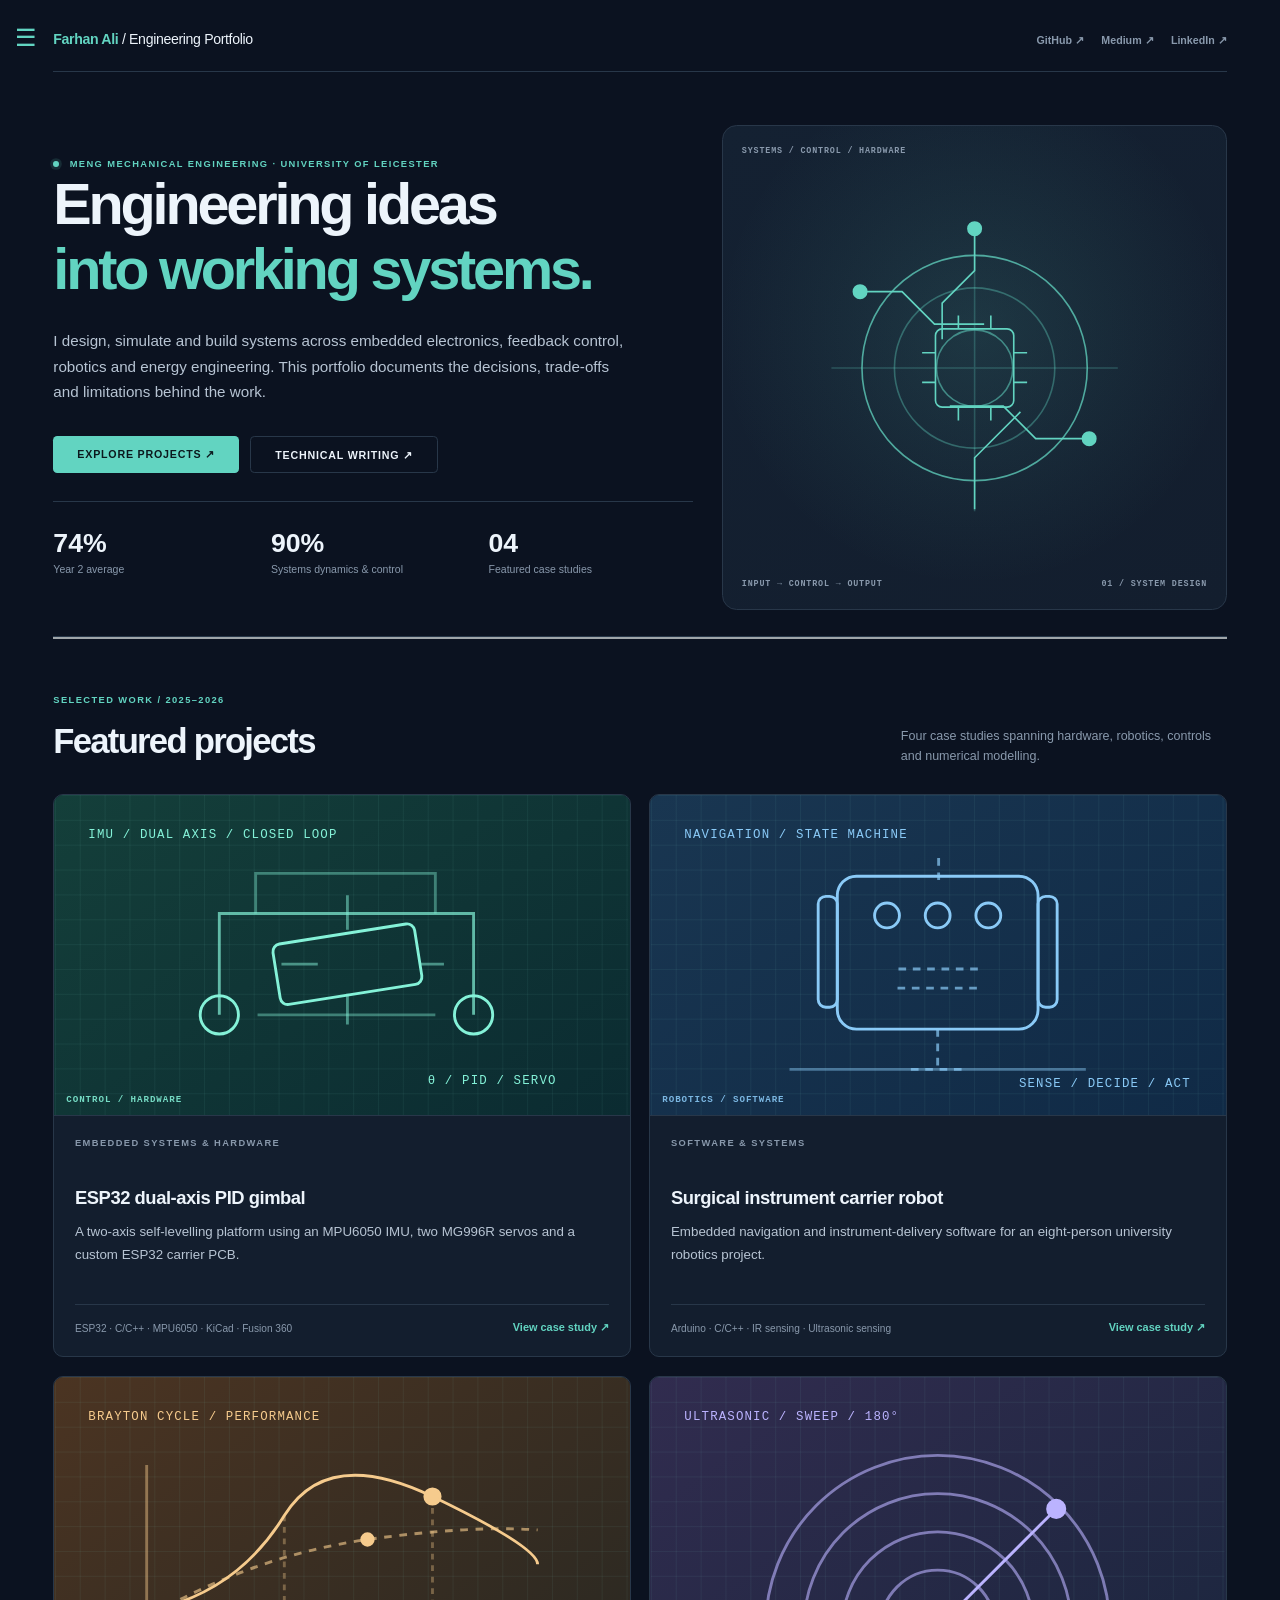
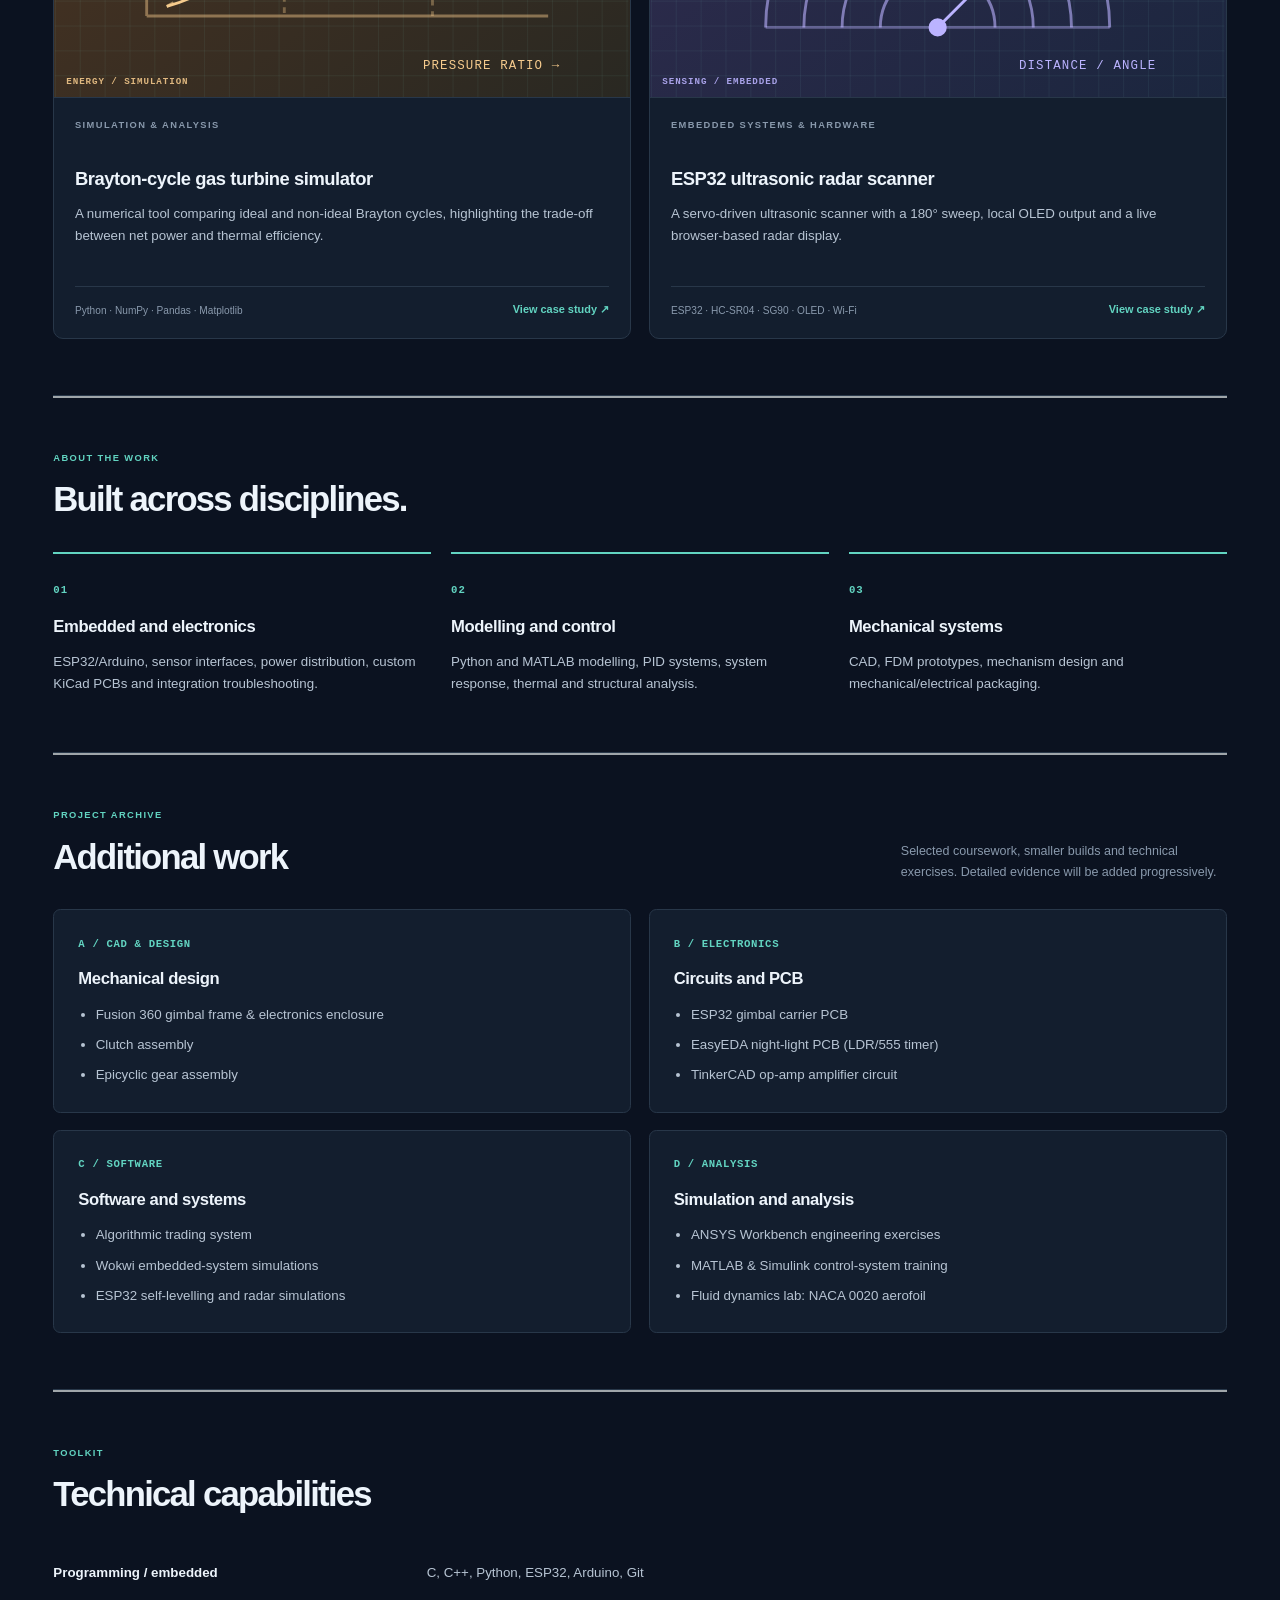
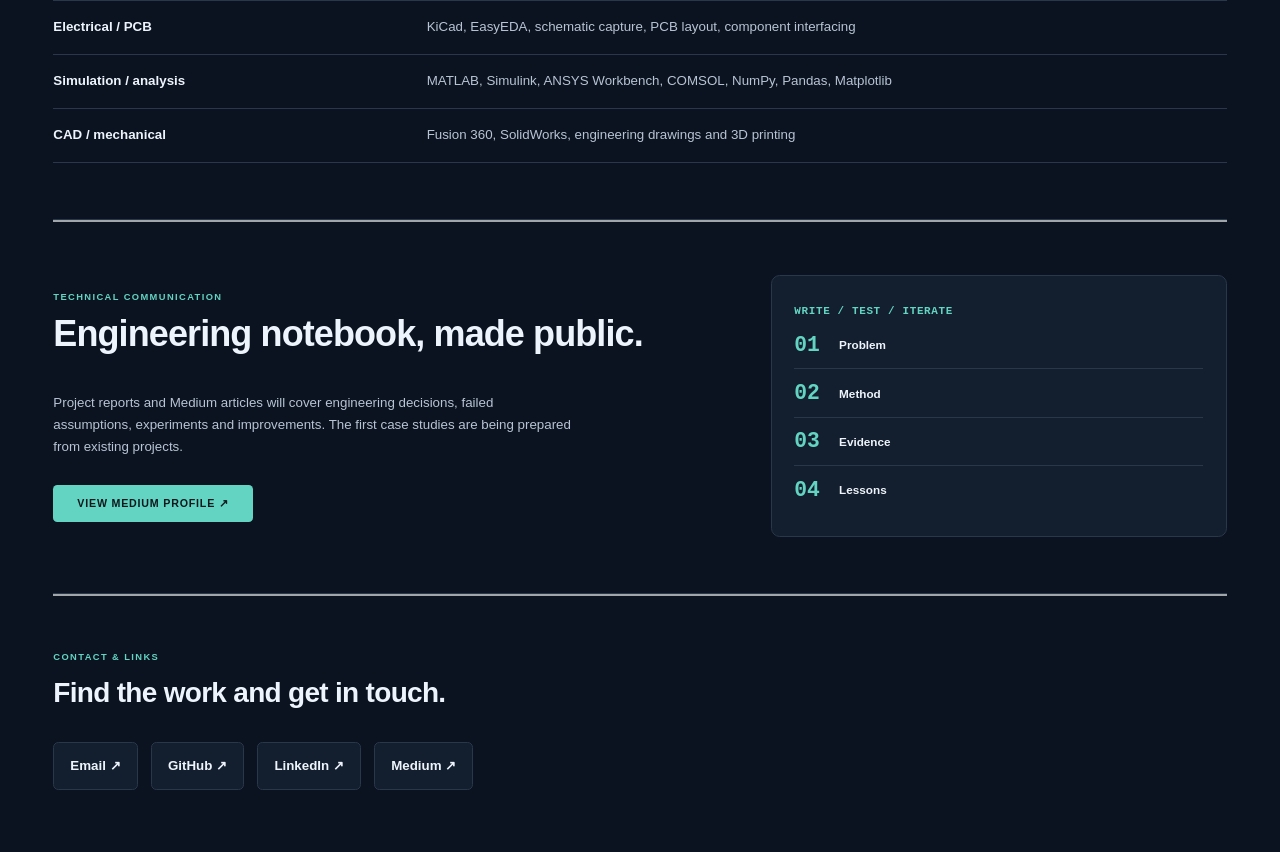
<file: Farhan_Engineering_Portfolio_Editorial_v1/index.html>
<!DOCTYPE HTML>
<!-- Editorial by HTML5 UP (CCA 3.0), customised engineering portfolio. Original credit retained. -->
<html lang="en" data-theme="dark"><head>
<meta charset="utf-8" /><meta name="viewport" content="width=device-width, initial-scale=1" />
<meta name="theme-color" content="#0b1220" />
<title>Engineering Portfolio | Farhan Ali</title><meta name="description" content="Engineering projects in electronics, robotics, control and energy by MEng Mechanical Engineering student Farhan Ali." />
<script>(function(){try{var t=localStorage.getItem('farhan-portfolio-theme');if(t==='dark'||t==='light')document.documentElement.setAttribute('data-theme',t);}catch(e){}})();</script>
<link rel="stylesheet" href="assets/css/main.css" /><link rel="stylesheet" href="assets/css/portfolio.css" />
</head><body class="is-preload"><div id="wrapper"><div id="main"><div class="inner">
<header id="header"><a href="index.html" class="logo"><strong>Farhan Ali</strong> / Engineering Portfolio</a>
     <ul class="top-links"><li><a href="https://github.com/farhan10904" target="_blank" rel="noopener noreferrer">GitHub ↗</a></li><li><a href="https://medium.com/@farhan10904" target="_blank" rel="noopener noreferrer">Medium ↗</a></li><li><a href="https://www.linkedin.com/in/farhan-ali-95047a245/" target="_blank" rel="noopener noreferrer">LinkedIn ↗</a></li></ul></header>
<section id="banner" class="portfolio-banner"><div class="content">
  <p class="eyebrow"><span class="status-dot"></span> MEng MECHANICAL ENGINEERING · UNIVERSITY OF LEICESTER</p>
  <h1>Engineering ideas<br /> <span class="headline-accent">into working systems.</span></h1>
  <p class="hero-description">I design, simulate and build systems across embedded electronics, feedback control, robotics and energy engineering. This portfolio documents the decisions, trade-offs and limitations behind the work.</p>
  <div class="hero-actions"><a href="#featured" class="button primary">Explore projects <span aria-hidden="true">↗</span></a><a href="https://medium.com/@farhan10904" class="button outline" target="_blank" rel="noopener noreferrer">Technical writing ↗</a></div>
  <div class="hero-facts"><div><b>74%</b><span>Year 2 average</span></div><div><b>90%</b><span>Systems dynamics & control</span></div><div><b>04</b><span>Featured case studies</span></div></div>
 </div><div class="hero-graphic" aria-label="Abstract engineering illustration of circuits and feedback control" role="img"><span class="hero-graphic-top">SYSTEMS / CONTROL / HARDWARE</span>
 <svg viewBox="0 0 440 440" aria-hidden="true" xmlns="http://www.w3.org/2000/svg"><g fill="none" stroke="currentColor" stroke-width="1.7"><circle cx="220" cy="220" r="118" opacity=".75"/><circle cx="220" cy="220" r="84" opacity=".36"/><circle cx="220" cy="220" r="40" opacity=".55"/><path d="M70 220h300M220 70v300" opacity=".25"/><path d="M100 140h44l34 34h52m110 120h-56l-34-34h-56m26-186v44l-34 34v38M220 368v-54l48-48"/><rect x="179" y="179" width="82" height="82" rx="7"/><path d="M165 204h14m-14 31h14m82-31h14m-14 31h14M203 165v14m34-14v14m-34 82v14m34-14v14"/><circle cx="100" cy="140" r="7" fill="currentColor"/><circle cx="340" cy="294" r="7" fill="currentColor"/><circle cx="220" cy="74" r="7" fill="currentColor"/></g></svg>
 <div class="hero-graphic-bottom"><span>INPUT → CONTROL → OUTPUT</span><span>01 / SYSTEM DESIGN</span></div>
 </div></section>
 <section id="featured" class="section-tight"><div class="section-header"><div><p class="eyebrow">SELECTED WORK / 2025–2026</p><h2>Featured projects</h2></div><p>Four case studies spanning hardware, robotics, controls and numerical modelling.</p></div><div class="portfolio-grid"><article class="project-card accent-mint"><a href="projects/gimbal.html" class="project-cover"><svg class="art-svg" role="img" aria-label="Stylised technical illustration for this project, not a prototype photograph" viewBox="0 0 600 335" xmlns="http://www.w3.org/2000/svg"><defs><pattern id="g" width="26" height="26" patternUnits="userSpaceOnUse"><path d="M26 0H0V26" fill="none" stroke="currentColor" stroke-opacity=".12" stroke-width="1"/></pattern></defs><rect width="600" height="335" fill="url(#g)" /><g font-family="monospace" font-size="13" letter-spacing="1.2" fill="currentColor"><g fill="none" stroke="currentColor" stroke-width="3"><path d="M172 230 L172 124 L438 124 L438 230" opacity=".7"/><path d="M210 124v-42h188v42M212 230h186" opacity=".4"/><rect x="231" y="145" width="150" height="64" rx="8" transform="rotate(-9 306 177)"/><circle cx="172" cy="230" r="20"/><circle cx="438" cy="230" r="20"/><path d="M306 141v-36M306 240v-32M275 177h-38M381 177h26" opacity=".5"/></g><text x="35" y="45">IMU / DUAL AXIS / CLOSED LOOP</text><text x="390" y="302">θ / PID / SERVO</text></g></svg><span class="project-cover-tag">CONTROL / HARDWARE</span></a><div class="project-card-body"><p class="overline">Embedded systems & hardware</p><h3><a href="projects/gimbal.html">ESP32 dual-axis PID gimbal</a></h3><p>A two-axis self-levelling platform using an MPU6050 IMU, two MG996R servos and a custom ESP32 carrier PCB.</p><div class="card-foot"><span>ESP32 · C/C++ · MPU6050 · KiCad · Fusion 360</span><a href="projects/gimbal.html" class="small-arrow" aria-label="Open ESP32 dual-axis PID gimbal case study">View case study ↗</a></div></div></article><article class="project-card accent-sky"><a href="projects/robot.html" class="project-cover"><svg class="art-svg" role="img" aria-label="Stylised technical illustration for this project, not a prototype photograph" viewBox="0 0 600 335" xmlns="http://www.w3.org/2000/svg"><defs><pattern id="g" width="26" height="26" patternUnits="userSpaceOnUse"><path d="M26 0H0V26" fill="none" stroke="currentColor" stroke-opacity=".12" stroke-width="1"/></pattern></defs><rect width="600" height="335" fill="url(#g)" /><g font-family="monospace" font-size="13" letter-spacing="1.2" fill="currentColor"><g fill="none" stroke="currentColor" stroke-width="3"><rect x="195" y="85" width="210" height="160" rx="20"/><rect x="175" y="106" width="20" height="116" rx="8"/><rect x="405" y="106" width="20" height="116" rx="8"/><circle cx="247" cy="126" r="13"/><circle cx="300" cy="126" r="13"/><circle cx="353" cy="126" r="13"/><path d="M259 182h84M258 202h84M300 245v42M272 287h56M301 89v-26" stroke-dasharray="8 7" opacity=".7"/><path d="M145 287H455" opacity=".45"/></g><text x="35" y="45">NAVIGATION / STATE MACHINE</text><text x="385" y="305">SENSE / DECIDE / ACT</text></g></svg><span class="project-cover-tag">ROBOTICS / SOFTWARE</span></a><div class="project-card-body"><p class="overline">Software & systems</p><h3><a href="projects/robot.html">Surgical instrument carrier robot</a></h3><p>Embedded navigation and instrument-delivery software for an eight-person university robotics project.</p><div class="card-foot"><span>Arduino · C/C++ · IR sensing · Ultrasonic sensing</span><a href="projects/robot.html" class="small-arrow" aria-label="Open Surgical instrument carrier robot case study">View case study ↗</a></div></div></article><article class="project-card accent-amber"><a href="projects/brayton.html" class="project-cover"><svg class="art-svg" role="img" aria-label="Stylised technical illustration for this project, not a prototype photograph" viewBox="0 0 600 335" xmlns="http://www.w3.org/2000/svg"><defs><pattern id="g" width="26" height="26" patternUnits="userSpaceOnUse"><path d="M26 0H0V26" fill="none" stroke="currentColor" stroke-opacity=".12" stroke-width="1"/></pattern></defs><rect width="600" height="335" fill="url(#g)" /><g font-family="monospace" font-size="13" letter-spacing="1.2" fill="currentColor"><g fill="none" stroke="currentColor" stroke-width="3"><path d="M96 250V92M96 250h420" opacity=".45"/><path d="M117 240Q195 218 240 145T395 125T505 196"/><path d="M117 240Q220 185 327 170T505 160" opacity=".62" stroke-dasharray="8 8"/><path d="M240 145V250M395 125V250" opacity=".35" stroke-dasharray="6 6"/><circle cx="395" cy="125" r="8" fill="currentColor"/><circle cx="327" cy="170" r="6" fill="currentColor"/></g><text x="35" y="45">BRAYTON CYCLE / PERFORMANCE</text><text x="385" y="305">PRESSURE RATIO →</text></g></svg><span class="project-cover-tag">ENERGY / SIMULATION</span></a><div class="project-card-body"><p class="overline">Simulation & analysis</p><h3><a href="projects/brayton.html">Brayton-cycle gas turbine simulator</a></h3><p>A numerical tool comparing ideal and non-ideal Brayton cycles, highlighting the trade-off between net power and thermal efficiency.</p><div class="card-foot"><span>Python · NumPy · Pandas · Matplotlib</span><a href="projects/brayton.html" class="small-arrow" aria-label="Open Brayton-cycle gas turbine simulator case study">View case study ↗</a></div></div></article><article class="project-card accent-violet"><a href="projects/radar.html" class="project-cover"><svg class="art-svg" role="img" aria-label="Stylised technical illustration for this project, not a prototype photograph" viewBox="0 0 600 335" xmlns="http://www.w3.org/2000/svg"><defs><pattern id="g" width="26" height="26" patternUnits="userSpaceOnUse"><path d="M26 0H0V26" fill="none" stroke="currentColor" stroke-opacity=".12" stroke-width="1"/></pattern></defs><rect width="600" height="335" fill="url(#g)" /><g font-family="monospace" font-size="13" letter-spacing="1.2" fill="currentColor"><g fill="none" stroke="currentColor" stroke-width="3"><path d="M120 262A180 180 0 0 1 480 262 M160 262A140 140 0 0 1 440 262 M200 262A100 100 0 0 1 400 262 M240 262A60 60 0 0 1 360 262" opacity=".6"/><path d="M300 262l124-124"/><path d="M120 262h360" opacity=".4"/><circle cx="300" cy="262" r="8" fill="currentColor"/><circle cx="424" cy="138" r="9" fill="currentColor"/></g><text x="35" y="45">ULTRASONIC / SWEEP / 180°</text><text x="385" y="305">DISTANCE / ANGLE</text></g></svg><span class="project-cover-tag">SENSING / EMBEDDED</span></a><div class="project-card-body"><p class="overline">Embedded systems & hardware</p><h3><a href="projects/radar.html">ESP32 ultrasonic radar scanner</a></h3><p>A servo-driven ultrasonic scanner with a 180° sweep, local OLED output and a live browser-based radar display.</p><div class="card-foot"><span>ESP32 · HC-SR04 · SG90 · OLED · Wi-Fi</span><a href="projects/radar.html" class="small-arrow" aria-label="Open ESP32 ultrasonic radar scanner case study">View case study ↗</a></div></div></article></div></section>
 <section id="about" class="section-tight"><div class="section-header"><div><p class="eyebrow">ABOUT THE WORK</p><h2>Built across disciplines.</h2></div></div>
  <div class="capability-grid"><div><span class="capability-num">01</span><h3>Embedded and electronics</h3><p>ESP32/Arduino, sensor interfaces, power distribution, custom KiCad PCBs and integration troubleshooting.</p></div><div><span class="capability-num">02</span><h3>Modelling and control</h3><p>Python and MATLAB modelling, PID systems, system response, thermal and structural analysis.</p></div><div><span class="capability-num">03</span><h3>Mechanical systems</h3><p>CAD, FDM prototypes, mechanism design and mechanical/electrical packaging.</p></div></div>
 </section>
 <section id="additional-work" class="section-tight"><div class="section-header"><div><p class="eyebrow">PROJECT ARCHIVE</p><h2>Additional work</h2></div><p>Selected coursework, smaller builds and technical exercises. Detailed evidence will be added progressively.</p></div>
  <div class="archive-grid"><div class="archive-block"><span class="archive-index">A / CAD & DESIGN</span><h3>Mechanical design</h3><ul><li>Fusion 360 gimbal frame & electronics enclosure</li><li>Clutch assembly</li><li>Epicyclic gear assembly</li></ul></div>
  <div class="archive-block"><span class="archive-index">B / ELECTRONICS</span><h3>Circuits and PCB</h3><ul><li>ESP32 gimbal carrier PCB</li><li>EasyEDA night-light PCB (LDR/555 timer)</li><li>TinkerCAD op-amp amplifier circuit</li></ul></div>
  <div class="archive-block"><span class="archive-index">C / SOFTWARE</span><h3>Software and systems</h3><ul><li>Algorithmic trading system</li><li>Wokwi embedded-system simulations</li><li>ESP32 self-levelling and radar simulations</li></ul></div>
  <div class="archive-block"><span class="archive-index">D / ANALYSIS</span><h3>Simulation and analysis</h3><ul><li>ANSYS Workbench engineering exercises</li><li>MATLAB & Simulink control-system training</li><li>Fluid dynamics lab: NACA 0020 aerofoil</li></ul></div></div>
 </section>
 <section id="technical-skills" class="section-tight"><div class="section-header"><div><p class="eyebrow">TOOLKIT</p><h2>Technical capabilities</h2></div></div>
 <div class="skill-lines"><p><b>Programming / embedded</b><span>C, C++, Python, ESP32, Arduino, Git</span></p><p><b>Electrical / PCB</b><span>KiCad, EasyEDA, schematic capture, PCB layout, component interfacing</span></p><p><b>Simulation / analysis</b><span>MATLAB, Simulink, ANSYS Workbench, COMSOL, NumPy, Pandas, Matplotlib</span></p><p><b>CAD / mechanical</b><span>Fusion 360, SolidWorks, engineering drawings and 3D printing</span></p></div>
 </section>
 <section id="writing" class="section-tight writing-section"><div><p class="eyebrow">TECHNICAL COMMUNICATION</p><h2>Engineering notebook, made public.</h2><p>Project reports and Medium articles will cover engineering decisions, failed assumptions, experiments and improvements. The first case studies are being prepared from existing projects.</p><a href="https://medium.com/@farhan10904" class="button primary" target="_blank" rel="noopener noreferrer">View Medium profile ↗</a></div><div class="writing-graphic"><span>WRITE / TEST / ITERATE</span><div>01<span>Problem</span></div><div>02<span>Method</span></div><div>03<span>Evidence</span></div><div>04<span>Lessons</span></div></div></section>
 <section id="contact" class="section-tight contact-section"><p class="eyebrow">CONTACT & LINKS</p><h2>Find the work and get in touch.</h2><div class="contact-links"><a href="mailto:farhan10904@outlook.com">Email ↗</a><a href="https://github.com/farhan10904" target="_blank" rel="noopener noreferrer">GitHub ↗</a><a href="https://www.linkedin.com/in/farhan-ali-95047a245/" target="_blank" rel="noopener noreferrer">LinkedIn ↗</a><a href="https://medium.com/@farhan10904" target="_blank" rel="noopener noreferrer">Medium ↗</a></div></section>
 
</div></div><div id="sidebar"><div class="inner">
      <div class="sidebar-brand"><a href="index.html" class="sidebar-name">FARHAN ALI<span class="sidebar-suffix"> / ENGINEERING</span></a><div class="sidebar-sub">MEng Mechanical Engineering</div></div>
      <nav id="menu" aria-label="Project navigation"><header class="major"><h2>Explore</h2></header><ul>
        <li><a href="index.html">Overview</a></li>
        <li><a href="index.html#featured">Featured projects</a></li>
        <li><span class="opener">Embedded systems &amp; hardware</span><ul><li><a href="projects/gimbal.html">Self-levelling gimbal</a></li><li><a href="projects/radar.html">Radar scanner</a></li></ul></li><li><span class="opener">Software &amp; systems</span><ul><li><a href="projects/robot.html">Surgical instrument carrier robot</a></li><li><a href="index.html#additional-work">Algorithmic trading system</a></li></ul></li><li><span class="opener">CAD &amp; mechanical design</span><ul><li><a href="projects/gimbal.html">Gimbal frame &amp; enclosure</a></li><li><a href="index.html#additional-work">Clutch assembly</a></li><li><a href="index.html#additional-work">Epicyclic gear assembly</a></li></ul></li><li><span class="opener">Electronics design</span><ul><li><a href="projects/gimbal.html">ESP32 gimbal carrier PCB</a></li><li><a href="index.html#additional-work">EasyEDA night-light PCB</a></li></ul></li><li><span class="opener">Simulation &amp; analysis</span><ul><li><a href="projects/brayton.html">Brayton-cycle simulator</a></li><li><a href="index.html#additional-work">Wokwi embedded simulations</a></li><li><a href="index.html#additional-work">ANSYS / MATLAB / CFD</a></li></ul></li>
        <li><a href="index.html#technical-skills">Technical skills</a></li>
        <li><a href="index.html#writing">Technical writing</a></li>
        <li><a href="index.html#contact">Contact & links</a></li>
      </ul></nav>
      <section class="theme-panel" aria-label="Appearance settings"><div class="theme-meta"><span>APPEARANCE</span><small>Saved on this device</small></div>
         <button id="theme-toggle" type="button" aria-label="Switch to light theme" aria-pressed="true"><span class="theme-symbol" aria-hidden="true">☀</span><span id="theme-toggle-label">Switch to light mode</span><span class="theme-switch" aria-hidden="true"><span></span></span></button>
      </section>
      <footer id="footer"><p class="copyright">Design adapted from <a href="https://html5up.net">Editorial by HTML5 UP</a> (<a href="https://html5up.net/license">CCA 3.0</a>).</p></footer>
    </div></div></div>
<script src="assets/js/jquery.min.js"></script><script src="assets/js/browser.min.js"></script><script src="assets/js/breakpoints.min.js"></script><script src="assets/js/util.js"></script><script src="assets/js/main.js"></script><script src="assets/js/theme.js"></script>
</body></html>
</file>
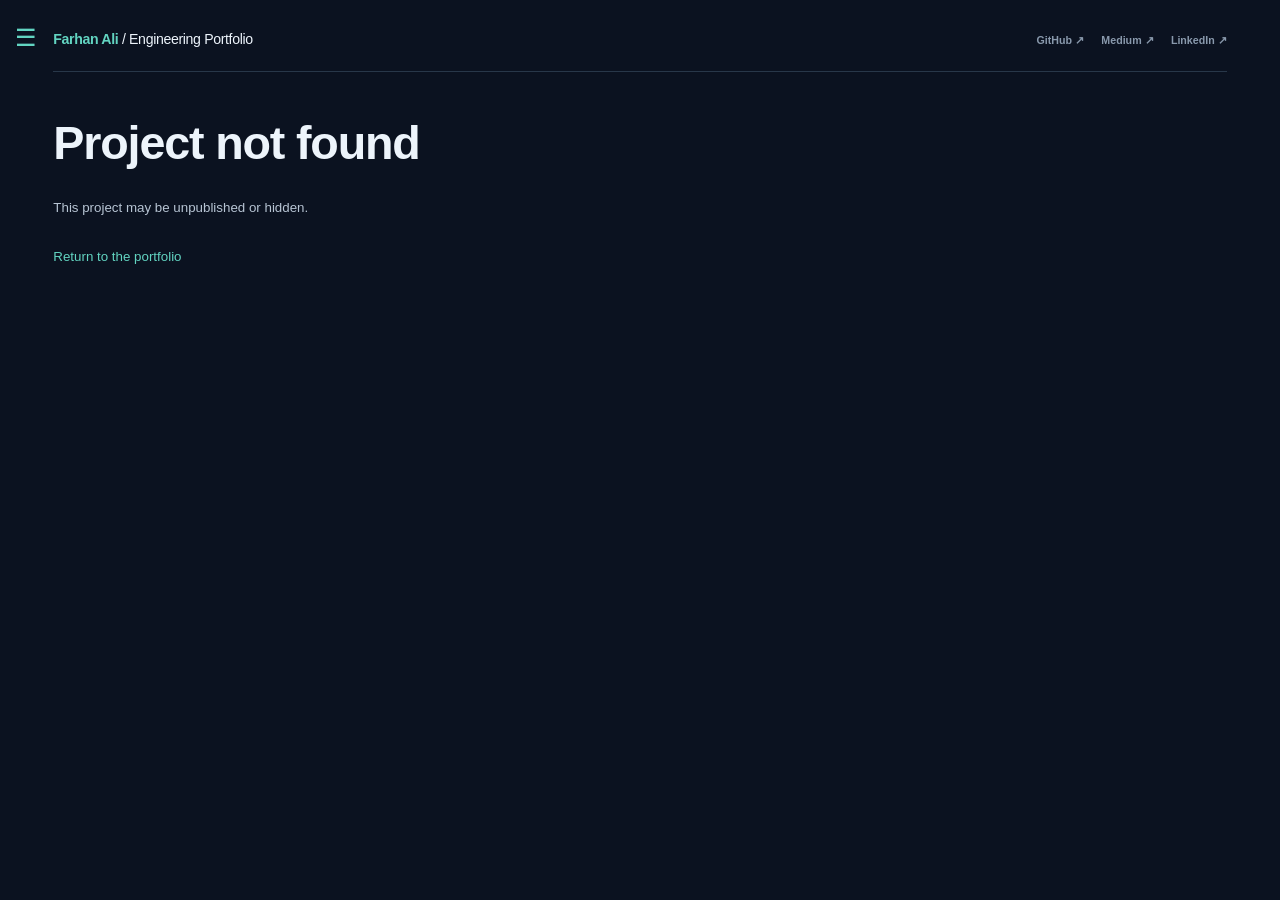
<file: project.html>
<!DOCTYPE HTML>
<!-- Editorial by HTML5 UP (CCA 3.0), customised engineering portfolio. Original credit retained. -->
<html lang="en" data-theme="dark"><head>
<meta charset="utf-8" /><meta name="viewport" content="width=device-width, initial-scale=1" />
<meta name="theme-color" content="#0b1220" />
<title>Engineering project | Farhan Ali</title><meta name="description" content="Engineering project case study by Farhan Ali." />
<script>(function(){try{var t=localStorage.getItem('farhan-portfolio-theme');if(t==='dark'||t==='light')document.documentElement.setAttribute('data-theme',t);}catch(e){}})();</script>
<link rel="stylesheet" href="assets/css/main.css" /><link rel="stylesheet" href="assets/css/portfolio.css?v=sidebar-scroll-20261012" />
</head><body class="is-preload"><div id="wrapper"><div id="main"><div class="inner">
<header id="header"><a href="index.html" class="logo"><strong>Farhan Ali</strong> / Engineering Portfolio</a>
     <ul class="top-links"><li><a href="https://github.com/farhan10904" target="_blank" rel="noopener noreferrer">GitHub ↗</a></li><li><a href="https://medium.com/@farhan10904" target="_blank" rel="noopener noreferrer">Medium ↗</a></li><li><a href="https://www.linkedin.com/in/farhan-ali-95047a245/" target="_blank" rel="noopener noreferrer">LinkedIn ↗</a></li></ul></header>
<main id="dynamic-project" aria-live="polite"></main>
</div></div><div id="sidebar"><div class="inner">
      <div class="sidebar-brand"><a href="index.html" class="sidebar-name">FARHAN ALI<span class="sidebar-suffix"> / ENGINEERING</span></a><div class="sidebar-sub">MEng Mechanical Engineering</div></div>
      <nav id="menu" aria-label="Project navigation"><header class="major"><h2>Explore</h2></header><ul>
        <li><a href="index.html">Overview</a></li>
        <li><a href="index.html#featured">Featured projects</a></li>
        <li><span class="opener">Embedded systems &amp; hardware</span><ul><li><a href="projects/gimbal.html">Self-levelling gimbal</a></li><li><a href="projects/radar.html">Radar scanner</a></li></ul></li><li><span class="opener">Software &amp; systems</span><ul><li><a href="projects/robot.html">Surgical instrument carrier robot</a></li><li><a href="index.html#additional-work">Algorithmic trading system</a></li></ul></li><li><span class="opener">CAD &amp; mechanical design</span><ul><li><a href="projects/bracket.html">Motor bracket optimisation</a></li><li><a href="projects/gimbal.html">Gimbal frame &amp; enclosure</a></li><li><a href="index.html#additional-work">Clutch assembly</a></li><li><a href="index.html#additional-work">Epicyclic gear assembly</a></li></ul></li><li><span class="opener">Electronics design</span><ul><li><a href="projects/gimbal.html">ESP32 gimbal carrier PCB</a></li><li><a href="index.html#additional-work">EasyEDA night-light PCB</a></li></ul></li><li><span class="opener">Simulation &amp; analysis</span><ul><li><a href="projects/bracket.html">Motor bracket optimisation</a></li><li><a href="projects/brayton.html">Brayton-cycle simulator</a></li><li><a href="index.html#additional-work">Wokwi embedded simulations</a></li><li><a href="index.html#additional-work">ANSYS / MATLAB / CFD</a></li></ul></li>
        <li><a href="index.html#technical-skills">Technical skills</a></li>
        <li><a href="index.html#writing">Technical writing</a></li>
        <li><a href="index.html#contact">Contact & links</a></li>
      </ul></nav>
      <section class="theme-panel" aria-label="Appearance settings"><div class="theme-meta"><span>APPEARANCE</span><small>Saved on this device</small></div>
         <button id="theme-toggle" type="button" aria-label="Switch to light theme" aria-pressed="true"><span class="theme-symbol" aria-hidden="true">☀</span><span id="theme-toggle-label">Switch to light mode</span><span class="theme-switch" aria-hidden="true"><span></span></span></button>
      </section>
      <footer id="footer"><p class="copyright">Design adapted from <a href="https://html5up.net">Editorial by HTML5 UP</a> (<a href="https://html5up.net/license">CCA 3.0</a>).</p></footer>
    </div></div></div>
<script src="assets/js/portfolio-data.js?v=bracket-nav-20261011"></script><script src="assets/js/portfolio-render.js?v=bracket-nav-20261011"></script>
<script src="assets/js/jquery.min.js"></script><script src="assets/js/browser.min.js"></script><script src="assets/js/breakpoints.min.js"></script><script src="assets/js/util.js"></script><script src="assets/js/main.js"></script><script src="assets/js/theme.js"></script>
<script src="assets/js/project-image-expand.js?v=expand-sitewide-20261009"></script>
</body></html>
</file>
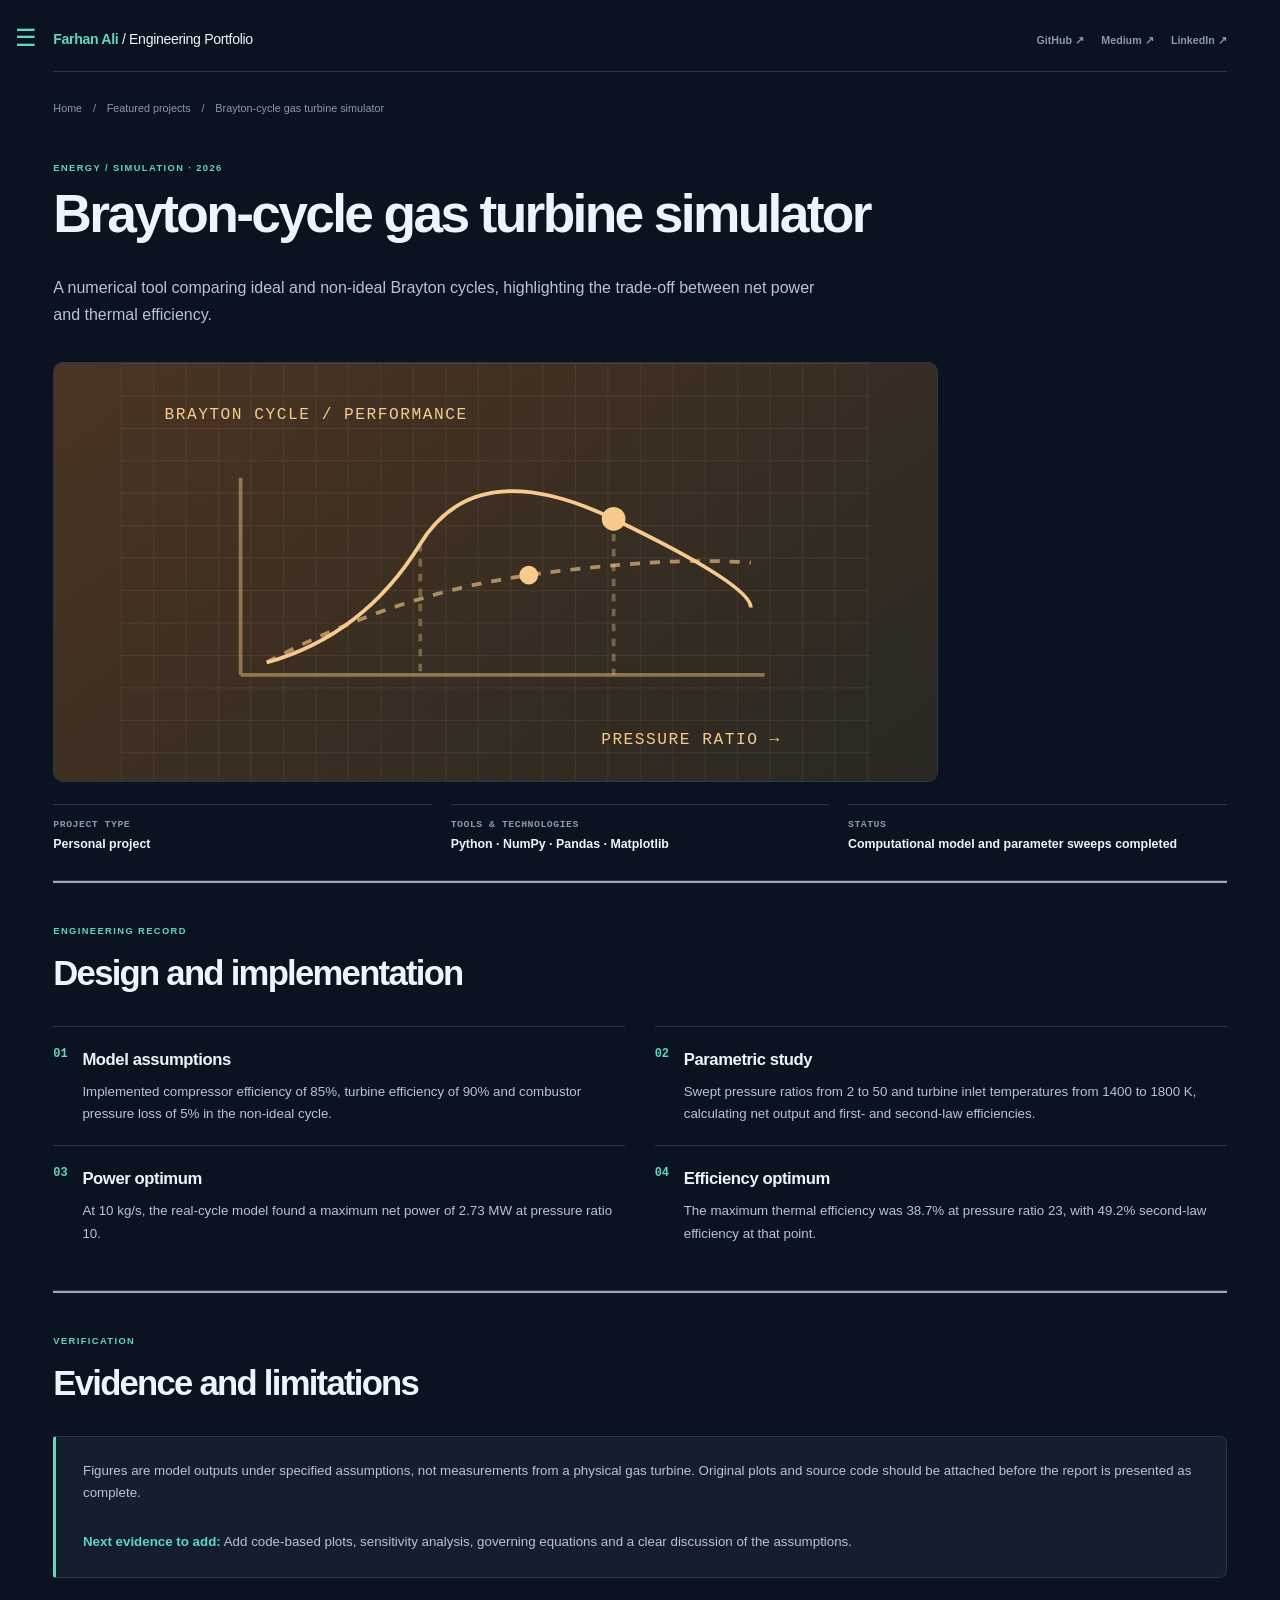
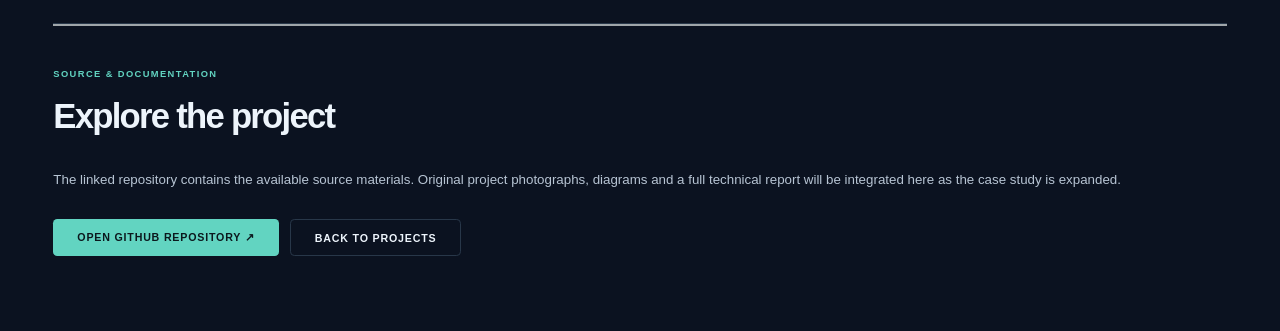
<file: Farhan_Engineering_Portfolio_Editorial_v1/projects/brayton.html>
<!DOCTYPE HTML>
<!-- Editorial by HTML5 UP (CCA 3.0), customised engineering portfolio. Original credit retained. -->
<html lang="en" data-theme="dark"><head>
<meta charset="utf-8" /><meta name="viewport" content="width=device-width, initial-scale=1" />
<meta name="theme-color" content="#0b1220" />
<title>Brayton-cycle gas turbine simulator | Farhan Ali</title><meta name="description" content="A numerical tool comparing ideal and non-ideal Brayton cycles, highlighting the trade-off between net power and thermal efficiency." />
<script>(function(){try{var t=localStorage.getItem('farhan-portfolio-theme');if(t==='dark'||t==='light')document.documentElement.setAttribute('data-theme',t);}catch(e){}})();</script>
<link rel="stylesheet" href="../assets/css/main.css" /><link rel="stylesheet" href="../assets/css/portfolio.css" />
</head><body class="is-preload"><div id="wrapper"><div id="main"><div class="inner">
<header id="header"><a href="../index.html" class="logo"><strong>Farhan Ali</strong> / Engineering Portfolio</a>
     <ul class="top-links"><li><a href="https://github.com/farhan10904" target="_blank" rel="noopener noreferrer">GitHub ↗</a></li><li><a href="https://medium.com/@farhan10904" target="_blank" rel="noopener noreferrer">Medium ↗</a></li><li><a href="https://www.linkedin.com/in/farhan-ali-95047a245/" target="_blank" rel="noopener noreferrer">LinkedIn ↗</a></li></ul></header>
<div class="breadcrumbs"><a href="../index.html">Home</a><span>/</span><a href="../index.html#featured">Featured projects</a><span>/</span><span>Brayton-cycle gas turbine simulator</span></div>
    <section class="case-hero"><p class="eyebrow">ENERGY / SIMULATION · 2026</p><h1>Brayton-cycle gas turbine simulator</h1><p class="case-lede">A numerical tool comparing ideal and non-ideal Brayton cycles, highlighting the trade-off between net power and thermal efficiency.</p><div class="case-art accent-amber"><svg class="art-svg" role="img" aria-label="Stylised technical illustration for this project, not a prototype photograph" viewBox="0 0 600 335" xmlns="http://www.w3.org/2000/svg"><defs><pattern id="g" width="26" height="26" patternUnits="userSpaceOnUse"><path d="M26 0H0V26" fill="none" stroke="currentColor" stroke-opacity=".12" stroke-width="1"/></pattern></defs><rect width="600" height="335" fill="url(#g)" /><g font-family="monospace" font-size="13" letter-spacing="1.2" fill="currentColor"><g fill="none" stroke="currentColor" stroke-width="3"><path d="M96 250V92M96 250h420" opacity=".45"/><path d="M117 240Q195 218 240 145T395 125T505 196"/><path d="M117 240Q220 185 327 170T505 160" opacity=".62" stroke-dasharray="8 8"/><path d="M240 145V250M395 125V250" opacity=".35" stroke-dasharray="6 6"/><circle cx="395" cy="125" r="8" fill="currentColor"/><circle cx="327" cy="170" r="6" fill="currentColor"/></g><text x="35" y="45">BRAYTON CYCLE / PERFORMANCE</text><text x="385" y="305">PRESSURE RATIO →</text></g></svg></div>
     <div class="case-meta"><div><span>PROJECT TYPE</span><b>Personal project</b></div><div><span>TOOLS & TECHNOLOGIES</span><b>Python · NumPy · Pandas · Matplotlib</b></div><div><span>STATUS</span><b>Computational model and parameter sweeps completed</b></div></div></section>
    <section class="case-section"><div class="section-header"><div><p class="eyebrow">ENGINEERING RECORD</p><h2>Design and implementation</h2></div></div><div class="case-points"><article><span class="case-num">01</span><div><h3>Model assumptions</h3><p>Implemented compressor efficiency of 85%, turbine efficiency of 90% and combustor pressure loss of 5% in the non-ideal cycle.</p></div></article><article><span class="case-num">02</span><div><h3>Parametric study</h3><p>Swept pressure ratios from 2 to 50 and turbine inlet temperatures from 1400 to 1800 K, calculating net output and first- and second-law efficiencies.</p></div></article><article><span class="case-num">03</span><div><h3>Power optimum</h3><p>At 10 kg/s, the real-cycle model found a maximum net power of 2.73 MW at pressure ratio 10.</p></div></article><article><span class="case-num">04</span><div><h3>Efficiency optimum</h3><p>The maximum thermal efficiency was 38.7% at pressure ratio 23, with 49.2% second-law efficiency at that point.</p></div></article></div></section>
    <section class="case-section"><div class="section-header"><div><p class="eyebrow">VERIFICATION</p><h2>Evidence and limitations</h2></div></div><div class="evidence-panel"><p>Figures are model outputs under specified assumptions, not measurements from a physical gas turbine. Original plots and source code should be attached before the report is presented as complete.</p><p class="evidence-next"><strong>Next evidence to add:</strong> Add code-based plots, sensitivity analysis, governing equations and a clear discussion of the assumptions.</p></div></section>
    <section class="case-section"><div class="section-header"><div><p class="eyebrow">SOURCE & DOCUMENTATION</p><h2>Explore the project</h2></div></div><p>The linked repository contains the available source materials. Original project photographs, diagrams and a full technical report will be integrated here as the case study is expanded.</p><div class="hero-actions"><a href="https://github.com/farhan10904/Brayton-Cycle-Turbine-Simulator" target="_blank" rel="noopener noreferrer" class="button primary">Open GitHub repository ↗</a><a href="../index.html#featured" class="button outline">Back to projects</a></div></section>
</div></div><div id="sidebar"><div class="inner">
      <div class="sidebar-brand"><a href="../index.html" class="sidebar-name">FARHAN ALI<span class="sidebar-suffix"> / ENGINEERING</span></a><div class="sidebar-sub">MEng Mechanical Engineering</div></div>
      <nav id="menu" aria-label="Project navigation"><header class="major"><h2>Explore</h2></header><ul>
        <li><a href="../index.html">Overview</a></li>
        <li><a href="../index.html#featured">Featured projects</a></li>
        <li><span class="opener">Embedded systems &amp; hardware</span><ul><li><a href="../projects/gimbal.html">Self-levelling gimbal</a></li><li><a href="../projects/radar.html">Radar scanner</a></li></ul></li><li><span class="opener">Software &amp; systems</span><ul><li><a href="../projects/robot.html">Surgical instrument carrier robot</a></li><li><a href="../index.html#additional-work">Algorithmic trading system</a></li></ul></li><li><span class="opener">CAD &amp; mechanical design</span><ul><li><a href="../projects/gimbal.html">Gimbal frame &amp; enclosure</a></li><li><a href="../index.html#additional-work">Clutch assembly</a></li><li><a href="../index.html#additional-work">Epicyclic gear assembly</a></li></ul></li><li><span class="opener">Electronics design</span><ul><li><a href="../projects/gimbal.html">ESP32 gimbal carrier PCB</a></li><li><a href="../index.html#additional-work">EasyEDA night-light PCB</a></li></ul></li><li><span class="opener">Simulation &amp; analysis</span><ul><li><a href="../projects/brayton.html">Brayton-cycle simulator</a></li><li><a href="../index.html#additional-work">Wokwi embedded simulations</a></li><li><a href="../index.html#additional-work">ANSYS / MATLAB / CFD</a></li></ul></li>
        <li><a href="../index.html#technical-skills">Technical skills</a></li>
        <li><a href="../index.html#writing">Technical writing</a></li>
        <li><a href="../index.html#contact">Contact & links</a></li>
      </ul></nav>
      <section class="theme-panel" aria-label="Appearance settings"><div class="theme-meta"><span>APPEARANCE</span><small>Saved on this device</small></div>
         <button id="theme-toggle" type="button" aria-label="Switch to light theme" aria-pressed="true"><span class="theme-symbol" aria-hidden="true">☀</span><span id="theme-toggle-label">Switch to light mode</span><span class="theme-switch" aria-hidden="true"><span></span></span></button>
      </section>
      <footer id="footer"><p class="copyright">Design adapted from <a href="https://html5up.net">Editorial by HTML5 UP</a> (<a href="https://html5up.net/license">CCA 3.0</a>).</p></footer>
    </div></div></div>
<script src="../assets/js/jquery.min.js"></script><script src="../assets/js/browser.min.js"></script><script src="../assets/js/breakpoints.min.js"></script><script src="../assets/js/util.js"></script><script src="../assets/js/main.js"></script><script src="../assets/js/theme.js"></script>
</body></html>
</file>
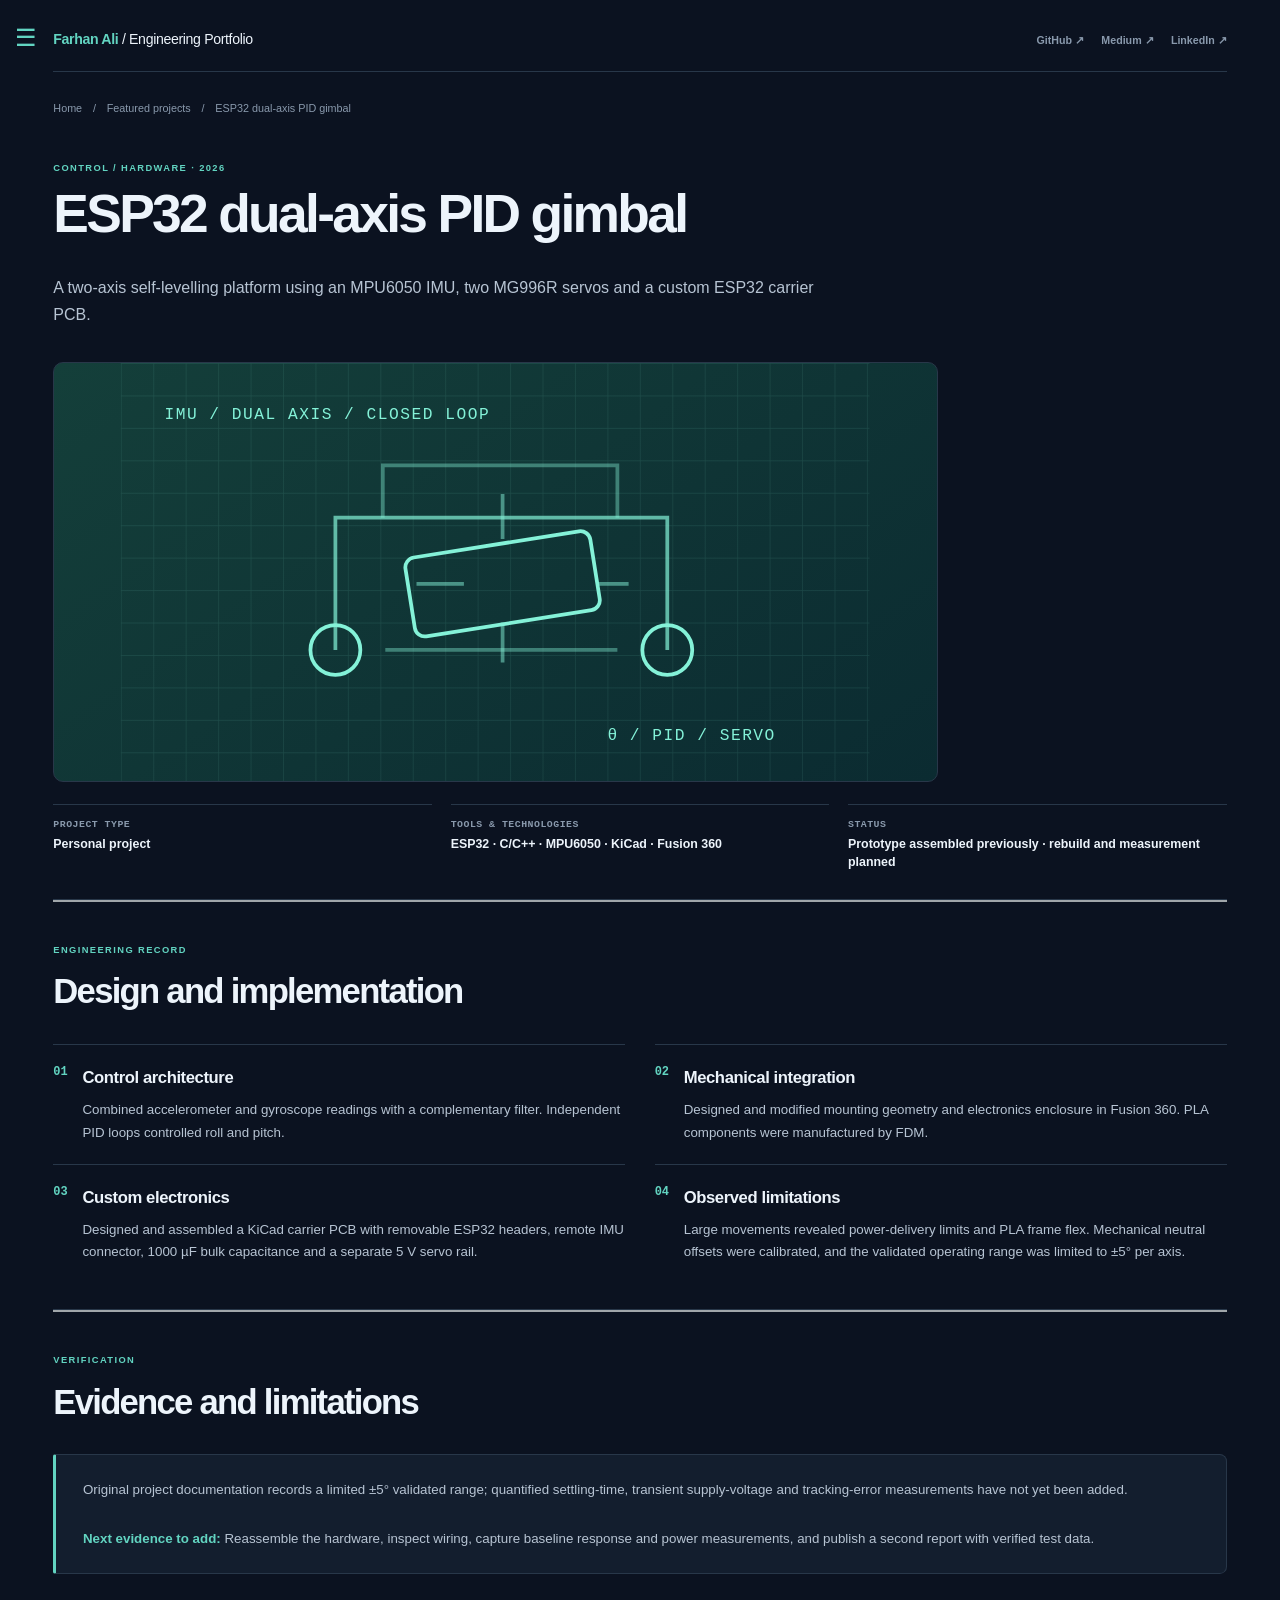
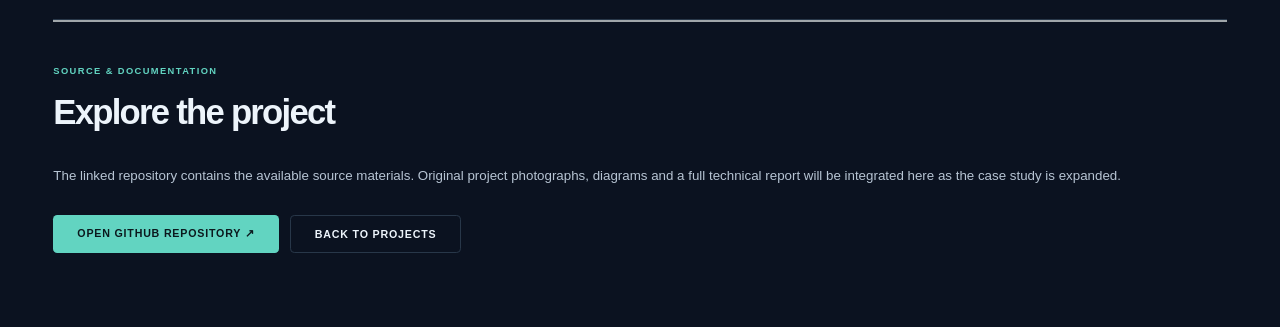
<file: Farhan_Engineering_Portfolio_Editorial_v1/projects/gimbal.html>
<!DOCTYPE HTML>
<!-- Editorial by HTML5 UP (CCA 3.0), customised engineering portfolio. Original credit retained. -->
<html lang="en" data-theme="dark"><head>
<meta charset="utf-8" /><meta name="viewport" content="width=device-width, initial-scale=1" />
<meta name="theme-color" content="#0b1220" />
<title>ESP32 dual-axis PID gimbal | Farhan Ali</title><meta name="description" content="A two-axis self-levelling platform using an MPU6050 IMU, two MG996R servos and a custom ESP32 carrier PCB." />
<script>(function(){try{var t=localStorage.getItem('farhan-portfolio-theme');if(t==='dark'||t==='light')document.documentElement.setAttribute('data-theme',t);}catch(e){}})();</script>
<link rel="stylesheet" href="../assets/css/main.css" /><link rel="stylesheet" href="../assets/css/portfolio.css" />
</head><body class="is-preload"><div id="wrapper"><div id="main"><div class="inner">
<header id="header"><a href="../index.html" class="logo"><strong>Farhan Ali</strong> / Engineering Portfolio</a>
     <ul class="top-links"><li><a href="https://github.com/farhan10904" target="_blank" rel="noopener noreferrer">GitHub ↗</a></li><li><a href="https://medium.com/@farhan10904" target="_blank" rel="noopener noreferrer">Medium ↗</a></li><li><a href="https://www.linkedin.com/in/farhan-ali-95047a245/" target="_blank" rel="noopener noreferrer">LinkedIn ↗</a></li></ul></header>
<div class="breadcrumbs"><a href="../index.html">Home</a><span>/</span><a href="../index.html#featured">Featured projects</a><span>/</span><span>ESP32 dual-axis PID gimbal</span></div>
    <section class="case-hero"><p class="eyebrow">CONTROL / HARDWARE · 2026</p><h1>ESP32 dual-axis PID gimbal</h1><p class="case-lede">A two-axis self-levelling platform using an MPU6050 IMU, two MG996R servos and a custom ESP32 carrier PCB.</p><div class="case-art accent-mint"><svg class="art-svg" role="img" aria-label="Stylised technical illustration for this project, not a prototype photograph" viewBox="0 0 600 335" xmlns="http://www.w3.org/2000/svg"><defs><pattern id="g" width="26" height="26" patternUnits="userSpaceOnUse"><path d="M26 0H0V26" fill="none" stroke="currentColor" stroke-opacity=".12" stroke-width="1"/></pattern></defs><rect width="600" height="335" fill="url(#g)" /><g font-family="monospace" font-size="13" letter-spacing="1.2" fill="currentColor"><g fill="none" stroke="currentColor" stroke-width="3"><path d="M172 230 L172 124 L438 124 L438 230" opacity=".7"/><path d="M210 124v-42h188v42M212 230h186" opacity=".4"/><rect x="231" y="145" width="150" height="64" rx="8" transform="rotate(-9 306 177)"/><circle cx="172" cy="230" r="20"/><circle cx="438" cy="230" r="20"/><path d="M306 141v-36M306 240v-32M275 177h-38M381 177h26" opacity=".5"/></g><text x="35" y="45">IMU / DUAL AXIS / CLOSED LOOP</text><text x="390" y="302">θ / PID / SERVO</text></g></svg></div>
     <div class="case-meta"><div><span>PROJECT TYPE</span><b>Personal project</b></div><div><span>TOOLS & TECHNOLOGIES</span><b>ESP32 · C/C++ · MPU6050 · KiCad · Fusion 360</b></div><div><span>STATUS</span><b>Prototype assembled previously · rebuild and measurement planned</b></div></div></section>
    <section class="case-section"><div class="section-header"><div><p class="eyebrow">ENGINEERING RECORD</p><h2>Design and implementation</h2></div></div><div class="case-points"><article><span class="case-num">01</span><div><h3>Control architecture</h3><p>Combined accelerometer and gyroscope readings with a complementary filter. Independent PID loops controlled roll and pitch.</p></div></article><article><span class="case-num">02</span><div><h3>Mechanical integration</h3><p>Designed and modified mounting geometry and electronics enclosure in Fusion 360. PLA components were manufactured by FDM.</p></div></article><article><span class="case-num">03</span><div><h3>Custom electronics</h3><p>Designed and assembled a KiCad carrier PCB with removable ESP32 headers, remote IMU connector, 1000 µF bulk capacitance and a separate 5 V servo rail.</p></div></article><article><span class="case-num">04</span><div><h3>Observed limitations</h3><p>Large movements revealed power-delivery limits and PLA frame flex. Mechanical neutral offsets were calibrated, and the validated operating range was limited to ±5° per axis.</p></div></article></div></section>
    <section class="case-section"><div class="section-header"><div><p class="eyebrow">VERIFICATION</p><h2>Evidence and limitations</h2></div></div><div class="evidence-panel"><p>Original project documentation records a limited ±5° validated range; quantified settling-time, transient supply-voltage and tracking-error measurements have not yet been added.</p><p class="evidence-next"><strong>Next evidence to add:</strong> Reassemble the hardware, inspect wiring, capture baseline response and power measurements, and publish a second report with verified test data.</p></div></section>
    <section class="case-section"><div class="section-header"><div><p class="eyebrow">SOURCE & DOCUMENTATION</p><h2>Explore the project</h2></div></div><p>The linked repository contains the available source materials. Original project photographs, diagrams and a full technical report will be integrated here as the case study is expanded.</p><div class="hero-actions"><a href="https://github.com/farhan10904/ESP32-Self-Levelling-Gimbal" target="_blank" rel="noopener noreferrer" class="button primary">Open GitHub repository ↗</a><a href="../index.html#featured" class="button outline">Back to projects</a></div></section>
</div></div><div id="sidebar"><div class="inner">
      <div class="sidebar-brand"><a href="../index.html" class="sidebar-name">FARHAN ALI<span class="sidebar-suffix"> / ENGINEERING</span></a><div class="sidebar-sub">MEng Mechanical Engineering</div></div>
      <nav id="menu" aria-label="Project navigation"><header class="major"><h2>Explore</h2></header><ul>
        <li><a href="../index.html">Overview</a></li>
        <li><a href="../index.html#featured">Featured projects</a></li>
        <li><span class="opener">Embedded systems &amp; hardware</span><ul><li><a href="../projects/gimbal.html">Self-levelling gimbal</a></li><li><a href="../projects/radar.html">Radar scanner</a></li></ul></li><li><span class="opener">Software &amp; systems</span><ul><li><a href="../projects/robot.html">Surgical instrument carrier robot</a></li><li><a href="../index.html#additional-work">Algorithmic trading system</a></li></ul></li><li><span class="opener">CAD &amp; mechanical design</span><ul><li><a href="../projects/gimbal.html">Gimbal frame &amp; enclosure</a></li><li><a href="../index.html#additional-work">Clutch assembly</a></li><li><a href="../index.html#additional-work">Epicyclic gear assembly</a></li></ul></li><li><span class="opener">Electronics design</span><ul><li><a href="../projects/gimbal.html">ESP32 gimbal carrier PCB</a></li><li><a href="../index.html#additional-work">EasyEDA night-light PCB</a></li></ul></li><li><span class="opener">Simulation &amp; analysis</span><ul><li><a href="../projects/brayton.html">Brayton-cycle simulator</a></li><li><a href="../index.html#additional-work">Wokwi embedded simulations</a></li><li><a href="../index.html#additional-work">ANSYS / MATLAB / CFD</a></li></ul></li>
        <li><a href="../index.html#technical-skills">Technical skills</a></li>
        <li><a href="../index.html#writing">Technical writing</a></li>
        <li><a href="../index.html#contact">Contact & links</a></li>
      </ul></nav>
      <section class="theme-panel" aria-label="Appearance settings"><div class="theme-meta"><span>APPEARANCE</span><small>Saved on this device</small></div>
         <button id="theme-toggle" type="button" aria-label="Switch to light theme" aria-pressed="true"><span class="theme-symbol" aria-hidden="true">☀</span><span id="theme-toggle-label">Switch to light mode</span><span class="theme-switch" aria-hidden="true"><span></span></span></button>
      </section>
      <footer id="footer"><p class="copyright">Design adapted from <a href="https://html5up.net">Editorial by HTML5 UP</a> (<a href="https://html5up.net/license">CCA 3.0</a>).</p></footer>
    </div></div></div>
<script src="../assets/js/jquery.min.js"></script><script src="../assets/js/browser.min.js"></script><script src="../assets/js/breakpoints.min.js"></script><script src="../assets/js/util.js"></script><script src="../assets/js/main.js"></script><script src="../assets/js/theme.js"></script>
</body></html>
</file>
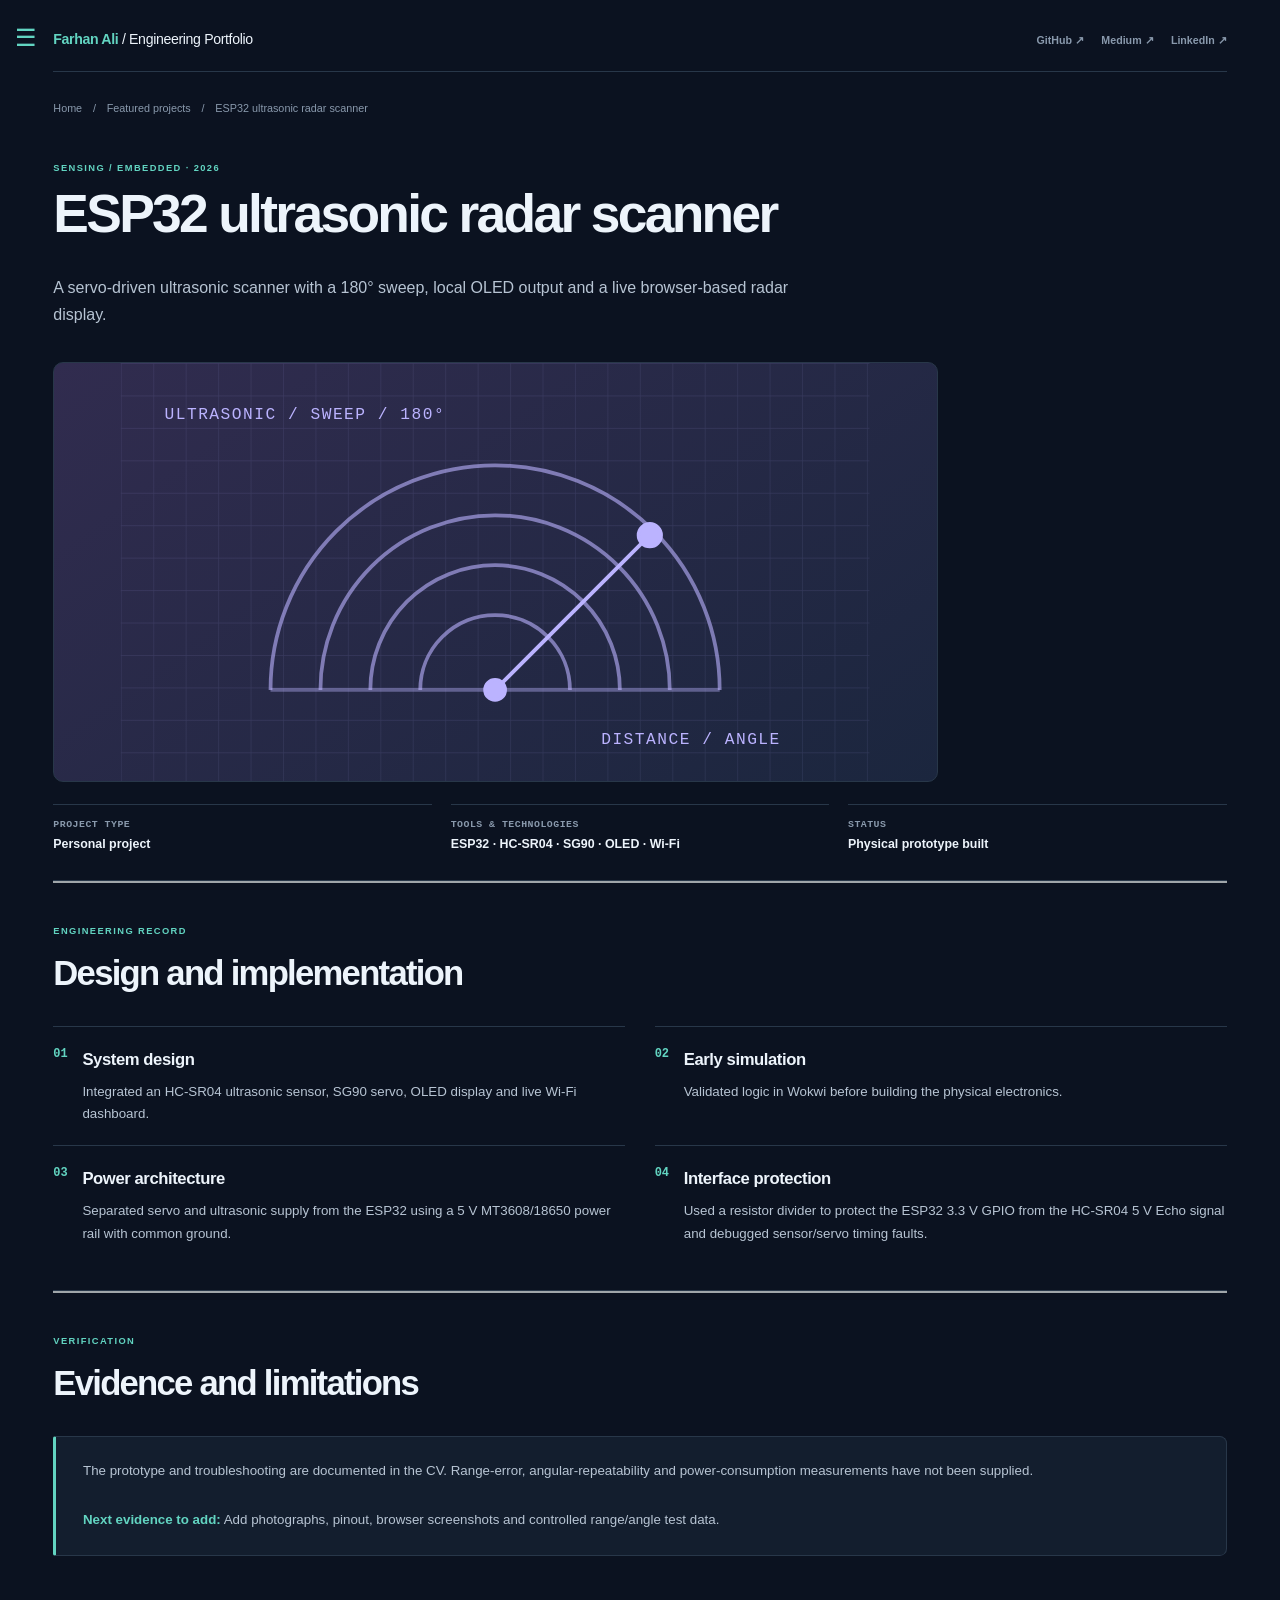
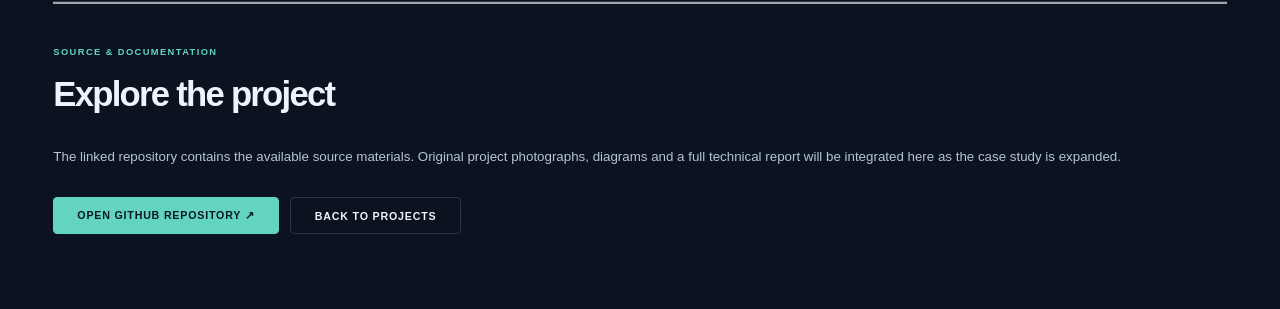
<file: Farhan_Engineering_Portfolio_Editorial_v1/projects/radar.html>
<!DOCTYPE HTML>
<!-- Editorial by HTML5 UP (CCA 3.0), customised engineering portfolio. Original credit retained. -->
<html lang="en" data-theme="dark"><head>
<meta charset="utf-8" /><meta name="viewport" content="width=device-width, initial-scale=1" />
<meta name="theme-color" content="#0b1220" />
<title>ESP32 ultrasonic radar scanner | Farhan Ali</title><meta name="description" content="A servo-driven ultrasonic scanner with a 180° sweep, local OLED output and a live browser-based radar display." />
<script>(function(){try{var t=localStorage.getItem('farhan-portfolio-theme');if(t==='dark'||t==='light')document.documentElement.setAttribute('data-theme',t);}catch(e){}})();</script>
<link rel="stylesheet" href="../assets/css/main.css" /><link rel="stylesheet" href="../assets/css/portfolio.css" />
</head><body class="is-preload"><div id="wrapper"><div id="main"><div class="inner">
<header id="header"><a href="../index.html" class="logo"><strong>Farhan Ali</strong> / Engineering Portfolio</a>
     <ul class="top-links"><li><a href="https://github.com/farhan10904" target="_blank" rel="noopener noreferrer">GitHub ↗</a></li><li><a href="https://medium.com/@farhan10904" target="_blank" rel="noopener noreferrer">Medium ↗</a></li><li><a href="https://www.linkedin.com/in/farhan-ali-95047a245/" target="_blank" rel="noopener noreferrer">LinkedIn ↗</a></li></ul></header>
<div class="breadcrumbs"><a href="../index.html">Home</a><span>/</span><a href="../index.html#featured">Featured projects</a><span>/</span><span>ESP32 ultrasonic radar scanner</span></div>
    <section class="case-hero"><p class="eyebrow">SENSING / EMBEDDED · 2026</p><h1>ESP32 ultrasonic radar scanner</h1><p class="case-lede">A servo-driven ultrasonic scanner with a 180° sweep, local OLED output and a live browser-based radar display.</p><div class="case-art accent-violet"><svg class="art-svg" role="img" aria-label="Stylised technical illustration for this project, not a prototype photograph" viewBox="0 0 600 335" xmlns="http://www.w3.org/2000/svg"><defs><pattern id="g" width="26" height="26" patternUnits="userSpaceOnUse"><path d="M26 0H0V26" fill="none" stroke="currentColor" stroke-opacity=".12" stroke-width="1"/></pattern></defs><rect width="600" height="335" fill="url(#g)" /><g font-family="monospace" font-size="13" letter-spacing="1.2" fill="currentColor"><g fill="none" stroke="currentColor" stroke-width="3"><path d="M120 262A180 180 0 0 1 480 262 M160 262A140 140 0 0 1 440 262 M200 262A100 100 0 0 1 400 262 M240 262A60 60 0 0 1 360 262" opacity=".6"/><path d="M300 262l124-124"/><path d="M120 262h360" opacity=".4"/><circle cx="300" cy="262" r="8" fill="currentColor"/><circle cx="424" cy="138" r="9" fill="currentColor"/></g><text x="35" y="45">ULTRASONIC / SWEEP / 180°</text><text x="385" y="305">DISTANCE / ANGLE</text></g></svg></div>
     <div class="case-meta"><div><span>PROJECT TYPE</span><b>Personal project</b></div><div><span>TOOLS & TECHNOLOGIES</span><b>ESP32 · HC-SR04 · SG90 · OLED · Wi-Fi</b></div><div><span>STATUS</span><b>Physical prototype built</b></div></div></section>
    <section class="case-section"><div class="section-header"><div><p class="eyebrow">ENGINEERING RECORD</p><h2>Design and implementation</h2></div></div><div class="case-points"><article><span class="case-num">01</span><div><h3>System design</h3><p>Integrated an HC-SR04 ultrasonic sensor, SG90 servo, OLED display and live Wi-Fi dashboard.</p></div></article><article><span class="case-num">02</span><div><h3>Early simulation</h3><p>Validated logic in Wokwi before building the physical electronics.</p></div></article><article><span class="case-num">03</span><div><h3>Power architecture</h3><p>Separated servo and ultrasonic supply from the ESP32 using a 5 V MT3608/18650 power rail with common ground.</p></div></article><article><span class="case-num">04</span><div><h3>Interface protection</h3><p>Used a resistor divider to protect the ESP32 3.3 V GPIO from the HC-SR04 5 V Echo signal and debugged sensor/servo timing faults.</p></div></article></div></section>
    <section class="case-section"><div class="section-header"><div><p class="eyebrow">VERIFICATION</p><h2>Evidence and limitations</h2></div></div><div class="evidence-panel"><p>The prototype and troubleshooting are documented in the CV. Range-error, angular-repeatability and power-consumption measurements have not been supplied.</p><p class="evidence-next"><strong>Next evidence to add:</strong> Add photographs, pinout, browser screenshots and controlled range/angle test data.</p></div></section>
    <section class="case-section"><div class="section-header"><div><p class="eyebrow">SOURCE & DOCUMENTATION</p><h2>Explore the project</h2></div></div><p>The linked repository contains the available source materials. Original project photographs, diagrams and a full technical report will be integrated here as the case study is expanded.</p><div class="hero-actions"><a href="https://github.com/farhan10904/ESP32_Radar_Scanner" target="_blank" rel="noopener noreferrer" class="button primary">Open GitHub repository ↗</a><a href="../index.html#featured" class="button outline">Back to projects</a></div></section>
</div></div><div id="sidebar"><div class="inner">
      <div class="sidebar-brand"><a href="../index.html" class="sidebar-name">FARHAN ALI<span class="sidebar-suffix"> / ENGINEERING</span></a><div class="sidebar-sub">MEng Mechanical Engineering</div></div>
      <nav id="menu" aria-label="Project navigation"><header class="major"><h2>Explore</h2></header><ul>
        <li><a href="../index.html">Overview</a></li>
        <li><a href="../index.html#featured">Featured projects</a></li>
        <li><span class="opener">Embedded systems &amp; hardware</span><ul><li><a href="../projects/gimbal.html">Self-levelling gimbal</a></li><li><a href="../projects/radar.html">Radar scanner</a></li></ul></li><li><span class="opener">Software &amp; systems</span><ul><li><a href="../projects/robot.html">Surgical instrument carrier robot</a></li><li><a href="../index.html#additional-work">Algorithmic trading system</a></li></ul></li><li><span class="opener">CAD &amp; mechanical design</span><ul><li><a href="../projects/gimbal.html">Gimbal frame &amp; enclosure</a></li><li><a href="../index.html#additional-work">Clutch assembly</a></li><li><a href="../index.html#additional-work">Epicyclic gear assembly</a></li></ul></li><li><span class="opener">Electronics design</span><ul><li><a href="../projects/gimbal.html">ESP32 gimbal carrier PCB</a></li><li><a href="../index.html#additional-work">EasyEDA night-light PCB</a></li></ul></li><li><span class="opener">Simulation &amp; analysis</span><ul><li><a href="../projects/brayton.html">Brayton-cycle simulator</a></li><li><a href="../index.html#additional-work">Wokwi embedded simulations</a></li><li><a href="../index.html#additional-work">ANSYS / MATLAB / CFD</a></li></ul></li>
        <li><a href="../index.html#technical-skills">Technical skills</a></li>
        <li><a href="../index.html#writing">Technical writing</a></li>
        <li><a href="../index.html#contact">Contact & links</a></li>
      </ul></nav>
      <section class="theme-panel" aria-label="Appearance settings"><div class="theme-meta"><span>APPEARANCE</span><small>Saved on this device</small></div>
         <button id="theme-toggle" type="button" aria-label="Switch to light theme" aria-pressed="true"><span class="theme-symbol" aria-hidden="true">☀</span><span id="theme-toggle-label">Switch to light mode</span><span class="theme-switch" aria-hidden="true"><span></span></span></button>
      </section>
      <footer id="footer"><p class="copyright">Design adapted from <a href="https://html5up.net">Editorial by HTML5 UP</a> (<a href="https://html5up.net/license">CCA 3.0</a>).</p></footer>
    </div></div></div>
<script src="../assets/js/jquery.min.js"></script><script src="../assets/js/browser.min.js"></script><script src="../assets/js/breakpoints.min.js"></script><script src="../assets/js/util.js"></script><script src="../assets/js/main.js"></script><script src="../assets/js/theme.js"></script>
</body></html>
</file>
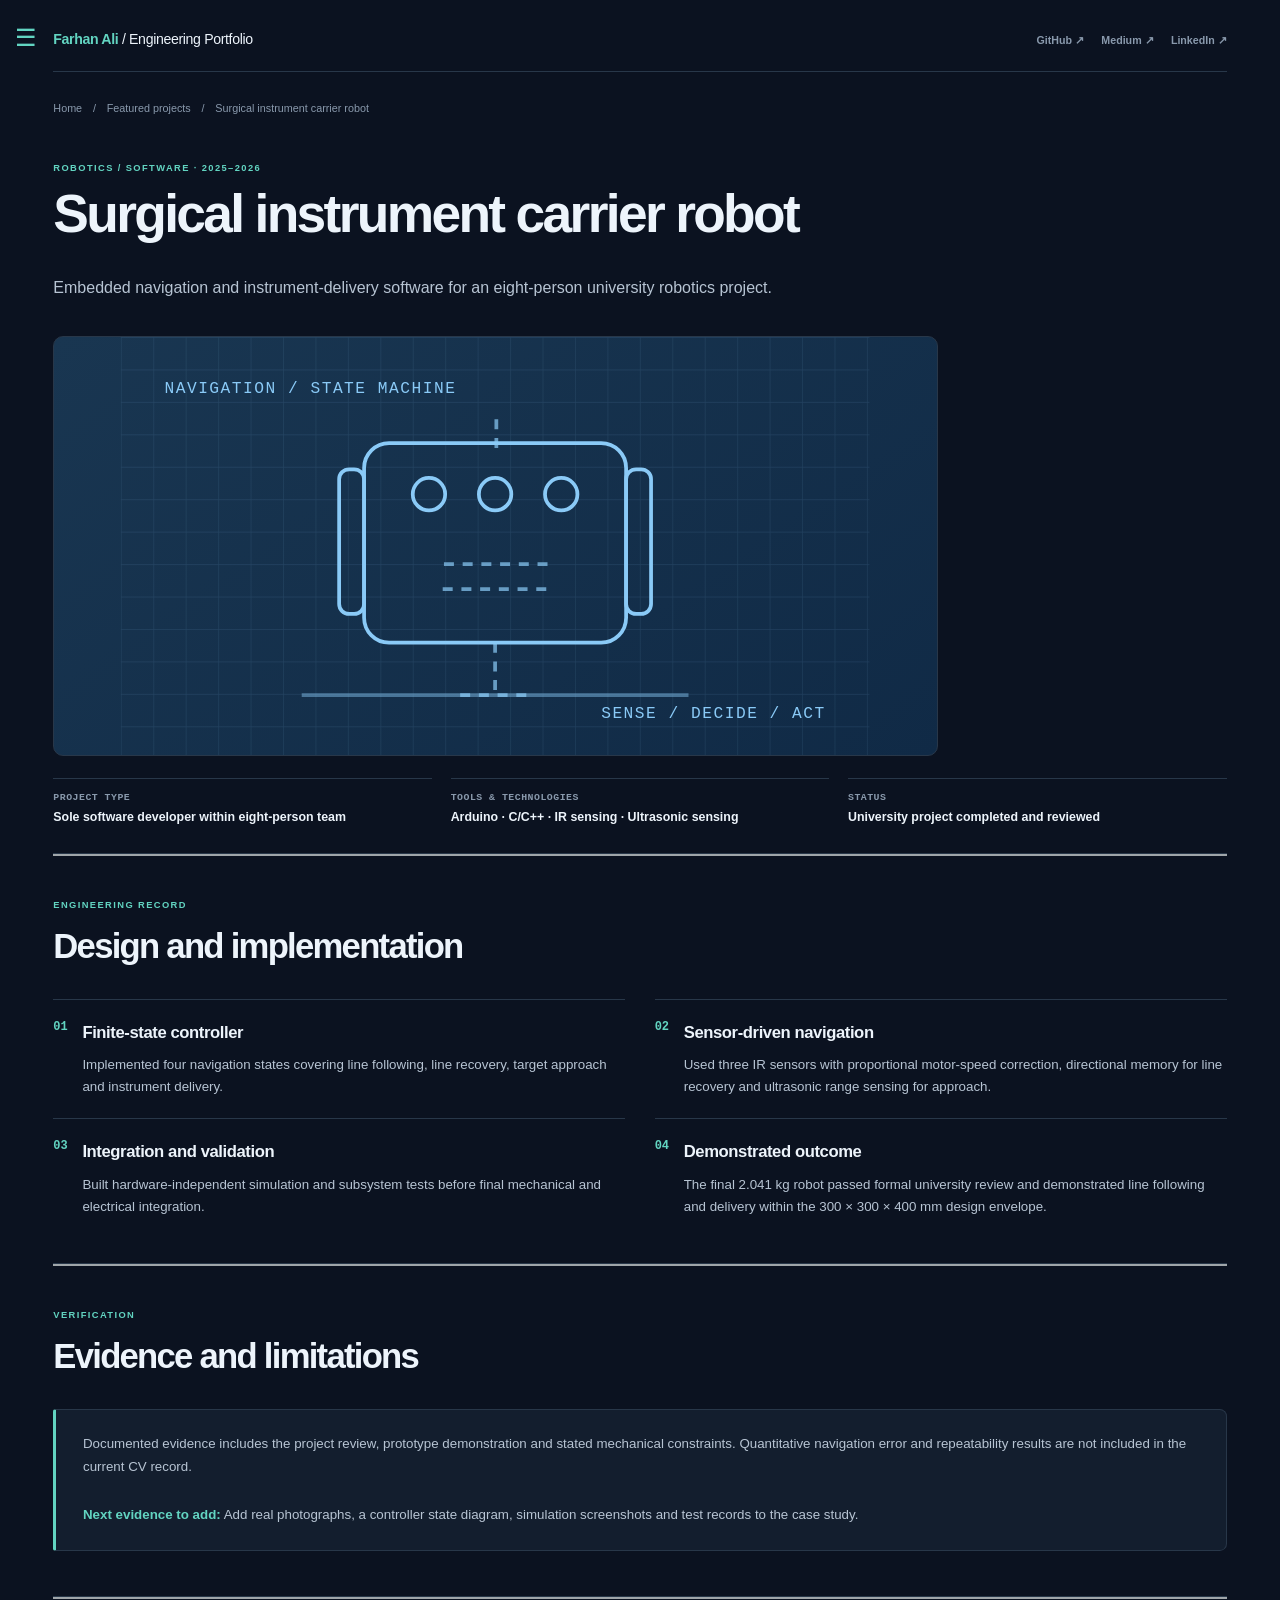
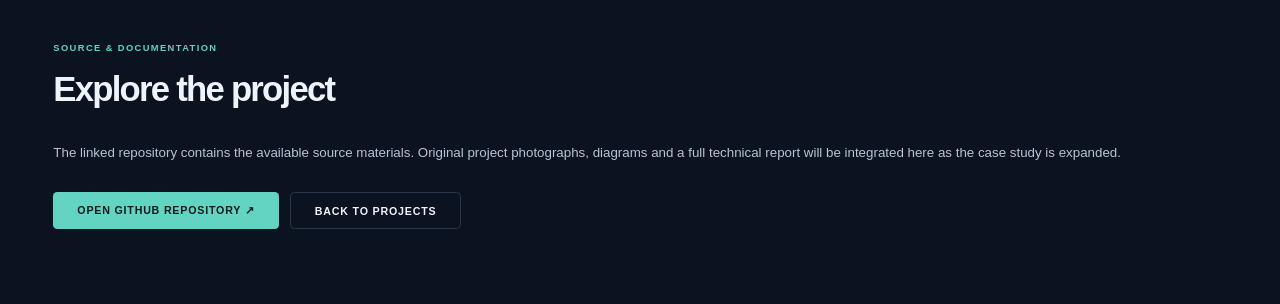
<file: Farhan_Engineering_Portfolio_Editorial_v1/projects/robot.html>
<!DOCTYPE HTML>
<!-- Editorial by HTML5 UP (CCA 3.0), customised engineering portfolio. Original credit retained. -->
<html lang="en" data-theme="dark"><head>
<meta charset="utf-8" /><meta name="viewport" content="width=device-width, initial-scale=1" />
<meta name="theme-color" content="#0b1220" />
<title>Surgical instrument carrier robot | Farhan Ali</title><meta name="description" content="Embedded navigation and instrument-delivery software for an eight-person university robotics project." />
<script>(function(){try{var t=localStorage.getItem('farhan-portfolio-theme');if(t==='dark'||t==='light')document.documentElement.setAttribute('data-theme',t);}catch(e){}})();</script>
<link rel="stylesheet" href="../assets/css/main.css" /><link rel="stylesheet" href="../assets/css/portfolio.css" />
</head><body class="is-preload"><div id="wrapper"><div id="main"><div class="inner">
<header id="header"><a href="../index.html" class="logo"><strong>Farhan Ali</strong> / Engineering Portfolio</a>
     <ul class="top-links"><li><a href="https://github.com/farhan10904" target="_blank" rel="noopener noreferrer">GitHub ↗</a></li><li><a href="https://medium.com/@farhan10904" target="_blank" rel="noopener noreferrer">Medium ↗</a></li><li><a href="https://www.linkedin.com/in/farhan-ali-95047a245/" target="_blank" rel="noopener noreferrer">LinkedIn ↗</a></li></ul></header>
<div class="breadcrumbs"><a href="../index.html">Home</a><span>/</span><a href="../index.html#featured">Featured projects</a><span>/</span><span>Surgical instrument carrier robot</span></div>
    <section class="case-hero"><p class="eyebrow">ROBOTICS / SOFTWARE · 2025–2026</p><h1>Surgical instrument carrier robot</h1><p class="case-lede">Embedded navigation and instrument-delivery software for an eight-person university robotics project.</p><div class="case-art accent-sky"><svg class="art-svg" role="img" aria-label="Stylised technical illustration for this project, not a prototype photograph" viewBox="0 0 600 335" xmlns="http://www.w3.org/2000/svg"><defs><pattern id="g" width="26" height="26" patternUnits="userSpaceOnUse"><path d="M26 0H0V26" fill="none" stroke="currentColor" stroke-opacity=".12" stroke-width="1"/></pattern></defs><rect width="600" height="335" fill="url(#g)" /><g font-family="monospace" font-size="13" letter-spacing="1.2" fill="currentColor"><g fill="none" stroke="currentColor" stroke-width="3"><rect x="195" y="85" width="210" height="160" rx="20"/><rect x="175" y="106" width="20" height="116" rx="8"/><rect x="405" y="106" width="20" height="116" rx="8"/><circle cx="247" cy="126" r="13"/><circle cx="300" cy="126" r="13"/><circle cx="353" cy="126" r="13"/><path d="M259 182h84M258 202h84M300 245v42M272 287h56M301 89v-26" stroke-dasharray="8 7" opacity=".7"/><path d="M145 287H455" opacity=".45"/></g><text x="35" y="45">NAVIGATION / STATE MACHINE</text><text x="385" y="305">SENSE / DECIDE / ACT</text></g></svg></div>
     <div class="case-meta"><div><span>PROJECT TYPE</span><b>Sole software developer within eight-person team</b></div><div><span>TOOLS & TECHNOLOGIES</span><b>Arduino · C/C++ · IR sensing · Ultrasonic sensing</b></div><div><span>STATUS</span><b>University project completed and reviewed</b></div></div></section>
    <section class="case-section"><div class="section-header"><div><p class="eyebrow">ENGINEERING RECORD</p><h2>Design and implementation</h2></div></div><div class="case-points"><article><span class="case-num">01</span><div><h3>Finite-state controller</h3><p>Implemented four navigation states covering line following, line recovery, target approach and instrument delivery.</p></div></article><article><span class="case-num">02</span><div><h3>Sensor-driven navigation</h3><p>Used three IR sensors with proportional motor-speed correction, directional memory for line recovery and ultrasonic range sensing for approach.</p></div></article><article><span class="case-num">03</span><div><h3>Integration and validation</h3><p>Built hardware-independent simulation and subsystem tests before final mechanical and electrical integration.</p></div></article><article><span class="case-num">04</span><div><h3>Demonstrated outcome</h3><p>The final 2.041 kg robot passed formal university review and demonstrated line following and delivery within the 300 × 300 × 400 mm design envelope.</p></div></article></div></section>
    <section class="case-section"><div class="section-header"><div><p class="eyebrow">VERIFICATION</p><h2>Evidence and limitations</h2></div></div><div class="evidence-panel"><p>Documented evidence includes the project review, prototype demonstration and stated mechanical constraints. Quantitative navigation error and repeatability results are not included in the current CV record.</p><p class="evidence-next"><strong>Next evidence to add:</strong> Add real photographs, a controller state diagram, simulation screenshots and test records to the case study.</p></div></section>
    <section class="case-section"><div class="section-header"><div><p class="eyebrow">SOURCE & DOCUMENTATION</p><h2>Explore the project</h2></div></div><p>The linked repository contains the available source materials. Original project photographs, diagrams and a full technical report will be integrated here as the case study is expanded.</p><div class="hero-actions"><a href="https://github.com/farhan10904/Surgical-Instrument-Carrier-Robot" target="_blank" rel="noopener noreferrer" class="button primary">Open GitHub repository ↗</a><a href="../index.html#featured" class="button outline">Back to projects</a></div></section>
</div></div><div id="sidebar"><div class="inner">
      <div class="sidebar-brand"><a href="../index.html" class="sidebar-name">FARHAN ALI<span class="sidebar-suffix"> / ENGINEERING</span></a><div class="sidebar-sub">MEng Mechanical Engineering</div></div>
      <nav id="menu" aria-label="Project navigation"><header class="major"><h2>Explore</h2></header><ul>
        <li><a href="../index.html">Overview</a></li>
        <li><a href="../index.html#featured">Featured projects</a></li>
        <li><span class="opener">Embedded systems &amp; hardware</span><ul><li><a href="../projects/gimbal.html">Self-levelling gimbal</a></li><li><a href="../projects/radar.html">Radar scanner</a></li></ul></li><li><span class="opener">Software &amp; systems</span><ul><li><a href="../projects/robot.html">Surgical instrument carrier robot</a></li><li><a href="../index.html#additional-work">Algorithmic trading system</a></li></ul></li><li><span class="opener">CAD &amp; mechanical design</span><ul><li><a href="../projects/gimbal.html">Gimbal frame &amp; enclosure</a></li><li><a href="../index.html#additional-work">Clutch assembly</a></li><li><a href="../index.html#additional-work">Epicyclic gear assembly</a></li></ul></li><li><span class="opener">Electronics design</span><ul><li><a href="../projects/gimbal.html">ESP32 gimbal carrier PCB</a></li><li><a href="../index.html#additional-work">EasyEDA night-light PCB</a></li></ul></li><li><span class="opener">Simulation &amp; analysis</span><ul><li><a href="../projects/brayton.html">Brayton-cycle simulator</a></li><li><a href="../index.html#additional-work">Wokwi embedded simulations</a></li><li><a href="../index.html#additional-work">ANSYS / MATLAB / CFD</a></li></ul></li>
        <li><a href="../index.html#technical-skills">Technical skills</a></li>
        <li><a href="../index.html#writing">Technical writing</a></li>
        <li><a href="../index.html#contact">Contact & links</a></li>
      </ul></nav>
      <section class="theme-panel" aria-label="Appearance settings"><div class="theme-meta"><span>APPEARANCE</span><small>Saved on this device</small></div>
         <button id="theme-toggle" type="button" aria-label="Switch to light theme" aria-pressed="true"><span class="theme-symbol" aria-hidden="true">☀</span><span id="theme-toggle-label">Switch to light mode</span><span class="theme-switch" aria-hidden="true"><span></span></span></button>
      </section>
      <footer id="footer"><p class="copyright">Design adapted from <a href="https://html5up.net">Editorial by HTML5 UP</a> (<a href="https://html5up.net/license">CCA 3.0</a>).</p></footer>
    </div></div></div>
<script src="../assets/js/jquery.min.js"></script><script src="../assets/js/browser.min.js"></script><script src="../assets/js/breakpoints.min.js"></script><script src="../assets/js/util.js"></script><script src="../assets/js/main.js"></script><script src="../assets/js/theme.js"></script>
</body></html>
</file>
<file: Farhan_Engineering_Portfolio_Editorial_v1/assets/css/main.css>
/* Font Awesome removed: the custom portfolio uses text and CSS icons. */
@import url("https://fonts.googleapis.com/css?family=Open+Sans:400,600,400italic,600italic|Roboto+Slab:400,700");
/*
	Editorial by HTML5 UP
	html5up.net | @ajlkn
	Free for personal and commercial use under the CCA 3.0 license (html5up.net/license)
*/
html, body, div, span, applet, object,
iframe, h1, h2, h3, h4, h5, h6, p, blockquote,
pre, a, abbr, acronym, address, big, cite,
code, del, dfn, em, img, ins, kbd, q, s, samp,
small, strike, strong, sub, sup, tt, var, b,
u, i, center, dl, dt, dd, ol, ul, li, fieldset,
form, label, legend, table, caption, tbody,
tfoot, thead, tr, th, td, article, aside,
canvas, details, embed, figure, figcaption,
footer, header, hgroup, menu, nav, output, ruby,
section, summary, time, mark, audio, video {
  margin: 0;
  padding: 0;
  border: 0;
  font-size: 100%;
  font: inherit;
  vertical-align: baseline; }

article, aside, details, figcaption, figure,
footer, header, hgroup, menu, nav, section {
  display: block; }

body {
  line-height: 1; }

ol, ul {
  list-style: none; }

blockquote, q {
  quotes: none; }
  blockquote:before, blockquote:after, q:before, q:after {
    content: '';
    content: none; }

table {
  border-collapse: collapse;
  border-spacing: 0; }

body {
  -webkit-text-size-adjust: none; }

mark {
  background-color: transparent;
  color: inherit; }

input::-moz-focus-inner {
  border: 0;
  padding: 0; }

input, select, textarea {
  -moz-appearance: none;
  -webkit-appearance: none;
  -ms-appearance: none;
  appearance: none; }

/* Basic */
@-ms-viewport {
  width: device-width; }

body {
  -ms-overflow-style: scrollbar; }

@media screen and (max-width: 480px) {
  html, body {
    min-width: 320px; } }

html {
  box-sizing: border-box; }

*, *:before, *:after {
  box-sizing: inherit; }

body {
  background: #ffffff; }
  body.is-preload *, body.is-preload *:before, body.is-preload *:after, body.is-resizing *, body.is-resizing *:before, body.is-resizing *:after {
    -moz-animation: none !important;
    -webkit-animation: none !important;
    -ms-animation: none !important;
    animation: none !important;
    -moz-transition: none !important;
    -webkit-transition: none !important;
    -ms-transition: none !important;
    transition: none !important; }

/* Type */
body, input, select, textarea {
  color: #7f888f;
  font-family: "Open Sans", sans-serif;
  font-size: 13pt;
  font-weight: 400;
  line-height: 1.65; }
  @media screen and (max-width: 1680px) {
    body, input, select, textarea {
      font-size: 11pt; } }
  @media screen and (max-width: 1280px) {
    body, input, select, textarea {
      font-size: 10pt; } }
  @media screen and (max-width: 360px) {
    body, input, select, textarea {
      font-size: 9pt; } }

a {
  -moz-transition: color 0.2s ease-in-out, border-bottom-color 0.2s ease-in-out;
  -webkit-transition: color 0.2s ease-in-out, border-bottom-color 0.2s ease-in-out;
  -ms-transition: color 0.2s ease-in-out, border-bottom-color 0.2s ease-in-out;
  transition: color 0.2s ease-in-out, border-bottom-color 0.2s ease-in-out;
  border-bottom: dotted 1px;
  color: #f56a6a;
  text-decoration: none; }
  a:hover {
    border-bottom-color: #f56a6a;
    color: #f56a6a !important; }
    a:hover strong {
      color: inherit; }

strong, b {
  color: #3d4449;
  font-weight: 600; }

em, i {
  font-style: italic; }

p {
  margin: 0 0 2em 0; }

h1, h2, h3, h4, h5, h6 {
  color: #3d4449;
  font-family: "Roboto Slab", serif;
  font-weight: 700;
  line-height: 1.5;
  margin: 0 0 1em 0; }
  h1 a, h2 a, h3 a, h4 a, h5 a, h6 a {
    color: inherit;
    text-decoration: none;
    border-bottom: 0; }

h1 {
  font-size: 4em;
  margin: 0 0 0.5em 0;
  line-height: 1.3; }

h2 {
  font-size: 1.75em; }

h3 {
  font-size: 1.25em; }

h4 {
  font-size: 1.1em; }

h5 {
  font-size: 0.9em; }

h6 {
  font-size: 0.7em; }

@media screen and (max-width: 1680px) {
  h1 {
    font-size: 3.5em; } }

@media screen and (max-width: 980px) {
  h1 {
    font-size: 3.25em; } }

@media screen and (max-width: 736px) {
  h1 {
    font-size: 2em;
    line-height: 1.4; }
  h2 {
    font-size: 1.5em; } }

sub {
  font-size: 0.8em;
  position: relative;
  top: 0.5em; }

sup {
  font-size: 0.8em;
  position: relative;
  top: -0.5em; }

blockquote {
  border-left: solid 3px rgba(210, 215, 217, 0.75);
  font-style: italic;
  margin: 0 0 2em 0;
  padding: 0.5em 0 0.5em 2em; }

code {
  background: rgba(230, 235, 237, 0.25);
  border-radius: 0.375em;
  border: solid 1px rgba(210, 215, 217, 0.75);
  font-family: "Courier New", monospace;
  font-size: 0.9em;
  margin: 0 0.25em;
  padding: 0.25em 0.65em; }

pre {
  -webkit-overflow-scrolling: touch;
  font-family: "Courier New", monospace;
  font-size: 0.9em;
  margin: 0 0 2em 0; }
  pre code {
    display: block;
    line-height: 1.75;
    padding: 1em 1.5em;
    overflow-x: auto; }

hr {
  border: 0;
  border-bottom: solid 1px rgba(210, 215, 217, 0.75);
  margin: 2em 0; }
  hr.major {
    margin: 3em 0; }

.align-left {
  text-align: left; }

.align-center {
  text-align: center; }

.align-right {
  text-align: right; }

/* Row */
.row {
  display: flex;
  flex-wrap: wrap;
  box-sizing: border-box;
  align-items: stretch; }
  .row > * {
    box-sizing: border-box; }
  .row.gtr-uniform > * > :last-child {
    margin-bottom: 0; }
  .row.aln-left {
    justify-content: flex-start; }
  .row.aln-center {
    justify-content: center; }
  .row.aln-right {
    justify-content: flex-end; }
  .row.aln-top {
    align-items: flex-start; }
  .row.aln-middle {
    align-items: center; }
  .row.aln-bottom {
    align-items: flex-end; }
  .row > .imp {
    order: -1; }
  .row > .col-1 {
    width: 8.33333%; }
  .row > .off-1 {
    margin-left: 8.33333%; }
  .row > .col-2 {
    width: 16.66667%; }
  .row > .off-2 {
    margin-left: 16.66667%; }
  .row > .col-3 {
    width: 25%; }
  .row > .off-3 {
    margin-left: 25%; }
  .row > .col-4 {
    width: 33.33333%; }
  .row > .off-4 {
    margin-left: 33.33333%; }
  .row > .col-5 {
    width: 41.66667%; }
  .row > .off-5 {
    margin-left: 41.66667%; }
  .row > .col-6 {
    width: 50%; }
  .row > .off-6 {
    margin-left: 50%; }
  .row > .col-7 {
    width: 58.33333%; }
  .row > .off-7 {
    margin-left: 58.33333%; }
  .row > .col-8 {
    width: 66.66667%; }
  .row > .off-8 {
    margin-left: 66.66667%; }
  .row > .col-9 {
    width: 75%; }
  .row > .off-9 {
    margin-left: 75%; }
  .row > .col-10 {
    width: 83.33333%; }
  .row > .off-10 {
    margin-left: 83.33333%; }
  .row > .col-11 {
    width: 91.66667%; }
  .row > .off-11 {
    margin-left: 91.66667%; }
  .row > .col-12 {
    width: 100%; }
  .row > .off-12 {
    margin-left: 100%; }
  .row.gtr-0 {
    margin-top: 0;
    margin-left: 0em; }
    .row.gtr-0 > * {
      padding: 0 0 0 0em; }
    .row.gtr-0.gtr-uniform {
      margin-top: 0em; }
      .row.gtr-0.gtr-uniform > * {
        padding-top: 0em; }
  .row.gtr-25 {
    margin-top: 0;
    margin-left: -0.375em; }
    .row.gtr-25 > * {
      padding: 0 0 0 0.375em; }
    .row.gtr-25.gtr-uniform {
      margin-top: -0.375em; }
      .row.gtr-25.gtr-uniform > * {
        padding-top: 0.375em; }
  .row.gtr-50 {
    margin-top: 0;
    margin-left: -0.75em; }
    .row.gtr-50 > * {
      padding: 0 0 0 0.75em; }
    .row.gtr-50.gtr-uniform {
      margin-top: -0.75em; }
      .row.gtr-50.gtr-uniform > * {
        padding-top: 0.75em; }
  .row {
    margin-top: 0;
    margin-left: -1.5em; }
    .row > * {
      padding: 0 0 0 1.5em; }
    .row.gtr-uniform {
      margin-top: -1.5em; }
      .row.gtr-uniform > * {
        padding-top: 1.5em; }
  .row.gtr-150 {
    margin-top: 0;
    margin-left: -2.25em; }
    .row.gtr-150 > * {
      padding: 0 0 0 2.25em; }
    .row.gtr-150.gtr-uniform {
      margin-top: -2.25em; }
      .row.gtr-150.gtr-uniform > * {
        padding-top: 2.25em; }
  .row.gtr-200 {
    margin-top: 0;
    margin-left: -3em; }
    .row.gtr-200 > * {
      padding: 0 0 0 3em; }
    .row.gtr-200.gtr-uniform {
      margin-top: -3em; }
      .row.gtr-200.gtr-uniform > * {
        padding-top: 3em; }
  @media screen and (max-width: 1680px) {
    .row {
      display: flex;
      flex-wrap: wrap;
      box-sizing: border-box;
      align-items: stretch; }
      .row > * {
        box-sizing: border-box; }
      .row.gtr-uniform > * > :last-child {
        margin-bottom: 0; }
      .row.aln-left {
        justify-content: flex-start; }
      .row.aln-center {
        justify-content: center; }
      .row.aln-right {
        justify-content: flex-end; }
      .row.aln-top {
        align-items: flex-start; }
      .row.aln-middle {
        align-items: center; }
      .row.aln-bottom {
        align-items: flex-end; }
      .row > .imp-xlarge {
        order: -1; }
      .row > .col-1-xlarge {
        width: 8.33333%; }
      .row > .off-1-xlarge {
        margin-left: 8.33333%; }
      .row > .col-2-xlarge {
        width: 16.66667%; }
      .row > .off-2-xlarge {
        margin-left: 16.66667%; }
      .row > .col-3-xlarge {
        width: 25%; }
      .row > .off-3-xlarge {
        margin-left: 25%; }
      .row > .col-4-xlarge {
        width: 33.33333%; }
      .row > .off-4-xlarge {
        margin-left: 33.33333%; }
      .row > .col-5-xlarge {
        width: 41.66667%; }
      .row > .off-5-xlarge {
        margin-left: 41.66667%; }
      .row > .col-6-xlarge {
        width: 50%; }
      .row > .off-6-xlarge {
        margin-left: 50%; }
      .row > .col-7-xlarge {
        width: 58.33333%; }
      .row > .off-7-xlarge {
        margin-left: 58.33333%; }
      .row > .col-8-xlarge {
        width: 66.66667%; }
      .row > .off-8-xlarge {
        margin-left: 66.66667%; }
      .row > .col-9-xlarge {
        width: 75%; }
      .row > .off-9-xlarge {
        margin-left: 75%; }
      .row > .col-10-xlarge {
        width: 83.33333%; }
      .row > .off-10-xlarge {
        margin-left: 83.33333%; }
      .row > .col-11-xlarge {
        width: 91.66667%; }
      .row > .off-11-xlarge {
        margin-left: 91.66667%; }
      .row > .col-12-xlarge {
        width: 100%; }
      .row > .off-12-xlarge {
        margin-left: 100%; }
      .row.gtr-0 {
        margin-top: 0;
        margin-left: 0em; }
        .row.gtr-0 > * {
          padding: 0 0 0 0em; }
        .row.gtr-0.gtr-uniform {
          margin-top: 0em; }
          .row.gtr-0.gtr-uniform > * {
            padding-top: 0em; }
      .row.gtr-25 {
        margin-top: 0;
        margin-left: -0.375em; }
        .row.gtr-25 > * {
          padding: 0 0 0 0.375em; }
        .row.gtr-25.gtr-uniform {
          margin-top: -0.375em; }
          .row.gtr-25.gtr-uniform > * {
            padding-top: 0.375em; }
      .row.gtr-50 {
        margin-top: 0;
        margin-left: -0.75em; }
        .row.gtr-50 > * {
          padding: 0 0 0 0.75em; }
        .row.gtr-50.gtr-uniform {
          margin-top: -0.75em; }
          .row.gtr-50.gtr-uniform > * {
            padding-top: 0.75em; }
      .row {
        margin-top: 0;
        margin-left: -1.5em; }
        .row > * {
          padding: 0 0 0 1.5em; }
        .row.gtr-uniform {
          margin-top: -1.5em; }
          .row.gtr-uniform > * {
            padding-top: 1.5em; }
      .row.gtr-150 {
        margin-top: 0;
        margin-left: -2.25em; }
        .row.gtr-150 > * {
          padding: 0 0 0 2.25em; }
        .row.gtr-150.gtr-uniform {
          margin-top: -2.25em; }
          .row.gtr-150.gtr-uniform > * {
            padding-top: 2.25em; }
      .row.gtr-200 {
        margin-top: 0;
        margin-left: -3em; }
        .row.gtr-200 > * {
          padding: 0 0 0 3em; }
        .row.gtr-200.gtr-uniform {
          margin-top: -3em; }
          .row.gtr-200.gtr-uniform > * {
            padding-top: 3em; } }
  @media screen and (max-width: 1280px) {
    .row {
      display: flex;
      flex-wrap: wrap;
      box-sizing: border-box;
      align-items: stretch; }
      .row > * {
        box-sizing: border-box; }
      .row.gtr-uniform > * > :last-child {
        margin-bottom: 0; }
      .row.aln-left {
        justify-content: flex-start; }
      .row.aln-center {
        justify-content: center; }
      .row.aln-right {
        justify-content: flex-end; }
      .row.aln-top {
        align-items: flex-start; }
      .row.aln-middle {
        align-items: center; }
      .row.aln-bottom {
        align-items: flex-end; }
      .row > .imp-large {
        order: -1; }
      .row > .col-1-large {
        width: 8.33333%; }
      .row > .off-1-large {
        margin-left: 8.33333%; }
      .row > .col-2-large {
        width: 16.66667%; }
      .row > .off-2-large {
        margin-left: 16.66667%; }
      .row > .col-3-large {
        width: 25%; }
      .row > .off-3-large {
        margin-left: 25%; }
      .row > .col-4-large {
        width: 33.33333%; }
      .row > .off-4-large {
        margin-left: 33.33333%; }
      .row > .col-5-large {
        width: 41.66667%; }
      .row > .off-5-large {
        margin-left: 41.66667%; }
      .row > .col-6-large {
        width: 50%; }
      .row > .off-6-large {
        margin-left: 50%; }
      .row > .col-7-large {
        width: 58.33333%; }
      .row > .off-7-large {
        margin-left: 58.33333%; }
      .row > .col-8-large {
        width: 66.66667%; }
      .row > .off-8-large {
        margin-left: 66.66667%; }
      .row > .col-9-large {
        width: 75%; }
      .row > .off-9-large {
        margin-left: 75%; }
      .row > .col-10-large {
        width: 83.33333%; }
      .row > .off-10-large {
        margin-left: 83.33333%; }
      .row > .col-11-large {
        width: 91.66667%; }
      .row > .off-11-large {
        margin-left: 91.66667%; }
      .row > .col-12-large {
        width: 100%; }
      .row > .off-12-large {
        margin-left: 100%; }
      .row.gtr-0 {
        margin-top: 0;
        margin-left: 0em; }
        .row.gtr-0 > * {
          padding: 0 0 0 0em; }
        .row.gtr-0.gtr-uniform {
          margin-top: 0em; }
          .row.gtr-0.gtr-uniform > * {
            padding-top: 0em; }
      .row.gtr-25 {
        margin-top: 0;
        margin-left: -0.375em; }
        .row.gtr-25 > * {
          padding: 0 0 0 0.375em; }
        .row.gtr-25.gtr-uniform {
          margin-top: -0.375em; }
          .row.gtr-25.gtr-uniform > * {
            padding-top: 0.375em; }
      .row.gtr-50 {
        margin-top: 0;
        margin-left: -0.75em; }
        .row.gtr-50 > * {
          padding: 0 0 0 0.75em; }
        .row.gtr-50.gtr-uniform {
          margin-top: -0.75em; }
          .row.gtr-50.gtr-uniform > * {
            padding-top: 0.75em; }
      .row {
        margin-top: 0;
        margin-left: -1.5em; }
        .row > * {
          padding: 0 0 0 1.5em; }
        .row.gtr-uniform {
          margin-top: -1.5em; }
          .row.gtr-uniform > * {
            padding-top: 1.5em; }
      .row.gtr-150 {
        margin-top: 0;
        margin-left: -2.25em; }
        .row.gtr-150 > * {
          padding: 0 0 0 2.25em; }
        .row.gtr-150.gtr-uniform {
          margin-top: -2.25em; }
          .row.gtr-150.gtr-uniform > * {
            padding-top: 2.25em; }
      .row.gtr-200 {
        margin-top: 0;
        margin-left: -3em; }
        .row.gtr-200 > * {
          padding: 0 0 0 3em; }
        .row.gtr-200.gtr-uniform {
          margin-top: -3em; }
          .row.gtr-200.gtr-uniform > * {
            padding-top: 3em; } }
  @media screen and (max-width: 980px) {
    .row {
      display: flex;
      flex-wrap: wrap;
      box-sizing: border-box;
      align-items: stretch; }
      .row > * {
        box-sizing: border-box; }
      .row.gtr-uniform > * > :last-child {
        margin-bottom: 0; }
      .row.aln-left {
        justify-content: flex-start; }
      .row.aln-center {
        justify-content: center; }
      .row.aln-right {
        justify-content: flex-end; }
      .row.aln-top {
        align-items: flex-start; }
      .row.aln-middle {
        align-items: center; }
      .row.aln-bottom {
        align-items: flex-end; }
      .row > .imp-medium {
        order: -1; }
      .row > .col-1-medium {
        width: 8.33333%; }
      .row > .off-1-medium {
        margin-left: 8.33333%; }
      .row > .col-2-medium {
        width: 16.66667%; }
      .row > .off-2-medium {
        margin-left: 16.66667%; }
      .row > .col-3-medium {
        width: 25%; }
      .row > .off-3-medium {
        margin-left: 25%; }
      .row > .col-4-medium {
        width: 33.33333%; }
      .row > .off-4-medium {
        margin-left: 33.33333%; }
      .row > .col-5-medium {
        width: 41.66667%; }
      .row > .off-5-medium {
        margin-left: 41.66667%; }
      .row > .col-6-medium {
        width: 50%; }
      .row > .off-6-medium {
        margin-left: 50%; }
      .row > .col-7-medium {
        width: 58.33333%; }
      .row > .off-7-medium {
        margin-left: 58.33333%; }
      .row > .col-8-medium {
        width: 66.66667%; }
      .row > .off-8-medium {
        margin-left: 66.66667%; }
      .row > .col-9-medium {
        width: 75%; }
      .row > .off-9-medium {
        margin-left: 75%; }
      .row > .col-10-medium {
        width: 83.33333%; }
      .row > .off-10-medium {
        margin-left: 83.33333%; }
      .row > .col-11-medium {
        width: 91.66667%; }
      .row > .off-11-medium {
        margin-left: 91.66667%; }
      .row > .col-12-medium {
        width: 100%; }
      .row > .off-12-medium {
        margin-left: 100%; }
      .row.gtr-0 {
        margin-top: 0;
        margin-left: 0em; }
        .row.gtr-0 > * {
          padding: 0 0 0 0em; }
        .row.gtr-0.gtr-uniform {
          margin-top: 0em; }
          .row.gtr-0.gtr-uniform > * {
            padding-top: 0em; }
      .row.gtr-25 {
        margin-top: 0;
        margin-left: -0.375em; }
        .row.gtr-25 > * {
          padding: 0 0 0 0.375em; }
        .row.gtr-25.gtr-uniform {
          margin-top: -0.375em; }
          .row.gtr-25.gtr-uniform > * {
            padding-top: 0.375em; }
      .row.gtr-50 {
        margin-top: 0;
        margin-left: -0.75em; }
        .row.gtr-50 > * {
          padding: 0 0 0 0.75em; }
        .row.gtr-50.gtr-uniform {
          margin-top: -0.75em; }
          .row.gtr-50.gtr-uniform > * {
            padding-top: 0.75em; }
      .row {
        margin-top: 0;
        margin-left: -1.5em; }
        .row > * {
          padding: 0 0 0 1.5em; }
        .row.gtr-uniform {
          margin-top: -1.5em; }
          .row.gtr-uniform > * {
            padding-top: 1.5em; }
      .row.gtr-150 {
        margin-top: 0;
        margin-left: -2.25em; }
        .row.gtr-150 > * {
          padding: 0 0 0 2.25em; }
        .row.gtr-150.gtr-uniform {
          margin-top: -2.25em; }
          .row.gtr-150.gtr-uniform > * {
            padding-top: 2.25em; }
      .row.gtr-200 {
        margin-top: 0;
        margin-left: -3em; }
        .row.gtr-200 > * {
          padding: 0 0 0 3em; }
        .row.gtr-200.gtr-uniform {
          margin-top: -3em; }
          .row.gtr-200.gtr-uniform > * {
            padding-top: 3em; } }
  @media screen and (max-width: 736px) {
    .row {
      display: flex;
      flex-wrap: wrap;
      box-sizing: border-box;
      align-items: stretch; }
      .row > * {
        box-sizing: border-box; }
      .row.gtr-uniform > * > :last-child {
        margin-bottom: 0; }
      .row.aln-left {
        justify-content: flex-start; }
      .row.aln-center {
        justify-content: center; }
      .row.aln-right {
        justify-content: flex-end; }
      .row.aln-top {
        align-items: flex-start; }
      .row.aln-middle {
        align-items: center; }
      .row.aln-bottom {
        align-items: flex-end; }
      .row > .imp-small {
        order: -1; }
      .row > .col-1-small {
        width: 8.33333%; }
      .row > .off-1-small {
        margin-left: 8.33333%; }
      .row > .col-2-small {
        width: 16.66667%; }
      .row > .off-2-small {
        margin-left: 16.66667%; }
      .row > .col-3-small {
        width: 25%; }
      .row > .off-3-small {
        margin-left: 25%; }
      .row > .col-4-small {
        width: 33.33333%; }
      .row > .off-4-small {
        margin-left: 33.33333%; }
      .row > .col-5-small {
        width: 41.66667%; }
      .row > .off-5-small {
        margin-left: 41.66667%; }
      .row > .col-6-small {
        width: 50%; }
      .row > .off-6-small {
        margin-left: 50%; }
      .row > .col-7-small {
        width: 58.33333%; }
      .row > .off-7-small {
        margin-left: 58.33333%; }
      .row > .col-8-small {
        width: 66.66667%; }
      .row > .off-8-small {
        margin-left: 66.66667%; }
      .row > .col-9-small {
        width: 75%; }
      .row > .off-9-small {
        margin-left: 75%; }
      .row > .col-10-small {
        width: 83.33333%; }
      .row > .off-10-small {
        margin-left: 83.33333%; }
      .row > .col-11-small {
        width: 91.66667%; }
      .row > .off-11-small {
        margin-left: 91.66667%; }
      .row > .col-12-small {
        width: 100%; }
      .row > .off-12-small {
        margin-left: 100%; }
      .row.gtr-0 {
        margin-top: 0;
        margin-left: 0em; }
        .row.gtr-0 > * {
          padding: 0 0 0 0em; }
        .row.gtr-0.gtr-uniform {
          margin-top: 0em; }
          .row.gtr-0.gtr-uniform > * {
            padding-top: 0em; }
      .row.gtr-25 {
        margin-top: 0;
        margin-left: -0.375em; }
        .row.gtr-25 > * {
          padding: 0 0 0 0.375em; }
        .row.gtr-25.gtr-uniform {
          margin-top: -0.375em; }
          .row.gtr-25.gtr-uniform > * {
            padding-top: 0.375em; }
      .row.gtr-50 {
        margin-top: 0;
        margin-left: -0.75em; }
        .row.gtr-50 > * {
          padding: 0 0 0 0.75em; }
        .row.gtr-50.gtr-uniform {
          margin-top: -0.75em; }
          .row.gtr-50.gtr-uniform > * {
            padding-top: 0.75em; }
      .row {
        margin-top: 0;
        margin-left: -1.5em; }
        .row > * {
          padding: 0 0 0 1.5em; }
        .row.gtr-uniform {
          margin-top: -1.5em; }
          .row.gtr-uniform > * {
            padding-top: 1.5em; }
      .row.gtr-150 {
        margin-top: 0;
        margin-left: -2.25em; }
        .row.gtr-150 > * {
          padding: 0 0 0 2.25em; }
        .row.gtr-150.gtr-uniform {
          margin-top: -2.25em; }
          .row.gtr-150.gtr-uniform > * {
            padding-top: 2.25em; }
      .row.gtr-200 {
        margin-top: 0;
        margin-left: -3em; }
        .row.gtr-200 > * {
          padding: 0 0 0 3em; }
        .row.gtr-200.gtr-uniform {
          margin-top: -3em; }
          .row.gtr-200.gtr-uniform > * {
            padding-top: 3em; } }
  @media screen and (max-width: 480px) {
    .row {
      display: flex;
      flex-wrap: wrap;
      box-sizing: border-box;
      align-items: stretch; }
      .row > * {
        box-sizing: border-box; }
      .row.gtr-uniform > * > :last-child {
        margin-bottom: 0; }
      .row.aln-left {
        justify-content: flex-start; }
      .row.aln-center {
        justify-content: center; }
      .row.aln-right {
        justify-content: flex-end; }
      .row.aln-top {
        align-items: flex-start; }
      .row.aln-middle {
        align-items: center; }
      .row.aln-bottom {
        align-items: flex-end; }
      .row > .imp-xsmall {
        order: -1; }
      .row > .col-1-xsmall {
        width: 8.33333%; }
      .row > .off-1-xsmall {
        margin-left: 8.33333%; }
      .row > .col-2-xsmall {
        width: 16.66667%; }
      .row > .off-2-xsmall {
        margin-left: 16.66667%; }
      .row > .col-3-xsmall {
        width: 25%; }
      .row > .off-3-xsmall {
        margin-left: 25%; }
      .row > .col-4-xsmall {
        width: 33.33333%; }
      .row > .off-4-xsmall {
        margin-left: 33.33333%; }
      .row > .col-5-xsmall {
        width: 41.66667%; }
      .row > .off-5-xsmall {
        margin-left: 41.66667%; }
      .row > .col-6-xsmall {
        width: 50%; }
      .row > .off-6-xsmall {
        margin-left: 50%; }
      .row > .col-7-xsmall {
        width: 58.33333%; }
      .row > .off-7-xsmall {
        margin-left: 58.33333%; }
      .row > .col-8-xsmall {
        width: 66.66667%; }
      .row > .off-8-xsmall {
        margin-left: 66.66667%; }
      .row > .col-9-xsmall {
        width: 75%; }
      .row > .off-9-xsmall {
        margin-left: 75%; }
      .row > .col-10-xsmall {
        width: 83.33333%; }
      .row > .off-10-xsmall {
        margin-left: 83.33333%; }
      .row > .col-11-xsmall {
        width: 91.66667%; }
      .row > .off-11-xsmall {
        margin-left: 91.66667%; }
      .row > .col-12-xsmall {
        width: 100%; }
      .row > .off-12-xsmall {
        margin-left: 100%; }
      .row.gtr-0 {
        margin-top: 0;
        margin-left: 0em; }
        .row.gtr-0 > * {
          padding: 0 0 0 0em; }
        .row.gtr-0.gtr-uniform {
          margin-top: 0em; }
          .row.gtr-0.gtr-uniform > * {
            padding-top: 0em; }
      .row.gtr-25 {
        margin-top: 0;
        margin-left: -0.375em; }
        .row.gtr-25 > * {
          padding: 0 0 0 0.375em; }
        .row.gtr-25.gtr-uniform {
          margin-top: -0.375em; }
          .row.gtr-25.gtr-uniform > * {
            padding-top: 0.375em; }
      .row.gtr-50 {
        margin-top: 0;
        margin-left: -0.75em; }
        .row.gtr-50 > * {
          padding: 0 0 0 0.75em; }
        .row.gtr-50.gtr-uniform {
          margin-top: -0.75em; }
          .row.gtr-50.gtr-uniform > * {
            padding-top: 0.75em; }
      .row {
        margin-top: 0;
        margin-left: -1.5em; }
        .row > * {
          padding: 0 0 0 1.5em; }
        .row.gtr-uniform {
          margin-top: -1.5em; }
          .row.gtr-uniform > * {
            padding-top: 1.5em; }
      .row.gtr-150 {
        margin-top: 0;
        margin-left: -2.25em; }
        .row.gtr-150 > * {
          padding: 0 0 0 2.25em; }
        .row.gtr-150.gtr-uniform {
          margin-top: -2.25em; }
          .row.gtr-150.gtr-uniform > * {
            padding-top: 2.25em; }
      .row.gtr-200 {
        margin-top: 0;
        margin-left: -3em; }
        .row.gtr-200 > * {
          padding: 0 0 0 3em; }
        .row.gtr-200.gtr-uniform {
          margin-top: -3em; }
          .row.gtr-200.gtr-uniform > * {
            padding-top: 3em; } }

/* Section/Article */
section.special, article.special {
  text-align: center; }

header p {
  font-family: "Roboto Slab", serif;
  font-size: 1em;
  font-weight: 400;
  letter-spacing: 0.075em;
  margin-top: -0.5em;
  text-transform: uppercase; }

header.major > :last-child {
  border-bottom: solid 3px #f56a6a;
  display: inline-block;
  margin: 0 0 2em 0;
  padding: 0 0.75em 0.5em 0; }

header.main > :last-child {
  margin: 0 0 1em 0; }

/* Form */
form {
  margin: 0 0 2em 0; }

label {
  color: #3d4449;
  display: block;
  font-size: 0.9em;
  font-weight: 600;
  margin: 0 0 1em 0; }

input[type="text"],
input[type="password"],
input[type="email"],
input[type="tel"],
input[type="search"],
input[type="url"],
select,
textarea {
  -moz-appearance: none;
  -webkit-appearance: none;
  -ms-appearance: none;
  appearance: none;
  background: #ffffff;
  border-radius: 0.375em;
  border: none;
  border: solid 1px rgba(210, 215, 217, 0.75);
  color: inherit;
  display: block;
  outline: 0;
  padding: 0 1em;
  text-decoration: none;
  width: 100%; }
  input[type="text"]:invalid,
  input[type="password"]:invalid,
  input[type="email"]:invalid,
  input[type="tel"]:invalid,
  input[type="search"]:invalid,
  input[type="url"]:invalid,
  select:invalid,
  textarea:invalid {
    box-shadow: none; }
  input[type="text"]:focus,
  input[type="password"]:focus,
  input[type="email"]:focus,
  input[type="tel"]:focus,
  input[type="search"]:focus,
  input[type="url"]:focus,
  select:focus,
  textarea:focus {
    border-color: #f56a6a;
    box-shadow: 0 0 0 1px #f56a6a; }

select {
  background-image: url("data:image/svg+xml;charset=utf8,%3Csvg xmlns='http://www.w3.org/2000/svg' width='40' height='40' preserveAspectRatio='none' viewBox='0 0 40 40'%3E%3Cpath d='M9.4,12.3l10.4,10.4l10.4-10.4c0.2-0.2,0.5-0.4,0.9-0.4c0.3,0,0.6,0.1,0.9,0.4l3.3,3.3c0.2,0.2,0.4,0.5,0.4,0.9 c0,0.4-0.1,0.6-0.4,0.9L20.7,31.9c-0.2,0.2-0.5,0.4-0.9,0.4c-0.3,0-0.6-0.1-0.9-0.4L4.3,17.3c-0.2-0.2-0.4-0.5-0.4-0.9 c0-0.4,0.1-0.6,0.4-0.9l3.3-3.3c0.2-0.2,0.5-0.4,0.9-0.4S9.1,12.1,9.4,12.3z' fill='rgba(210, 215, 217, 0.75)' /%3E%3C/svg%3E");
  background-size: 1.25em;
  background-repeat: no-repeat;
  background-position: calc(100% - 1em) center;
  height: 2.75em;
  padding-right: 2.75em;
  text-overflow: ellipsis; }
  select option {
    color: #3d4449;
    background: #ffffff; }
  select:focus::-ms-value {
    background-color: transparent; }
  select::-ms-expand {
    display: none; }

input[type="text"],
input[type="password"],
input[type="email"],
input[type="tel"],
input[type="search"],
input[type="url"],
select {
  height: 2.75em; }

textarea {
  padding: 0.75em 1em; }

input[type="checkbox"],
input[type="radio"] {
  -moz-appearance: none;
  -webkit-appearance: none;
  -ms-appearance: none;
  appearance: none;
  display: block;
  float: left;
  margin-right: -2em;
  opacity: 0;
  width: 1em;
  z-index: -1; }
  input[type="checkbox"] + label,
  input[type="radio"] + label {
    text-decoration: none;
    color: #7f888f;
    cursor: pointer;
    display: inline-block;
    font-size: 1em;
    font-weight: 400;
    padding-left: 2.4em;
    padding-right: 0.75em;
    position: relative; }
    input[type="checkbox"] + label:before,
    input[type="radio"] + label:before {
      -moz-osx-font-smoothing: grayscale;
      -webkit-font-smoothing: antialiased;
      display: inline-block;
      font-style: normal;
      font-variant: normal;
      text-rendering: auto;
      line-height: 1;
      text-transform: none !important;
      font-family: 'Font Awesome 5 Free';
      font-weight: 900; }
    input[type="checkbox"] + label:before,
    input[type="radio"] + label:before {
      background: #ffffff;
      border-radius: 0.375em;
      border: solid 1px rgba(210, 215, 217, 0.75);
      content: '';
      display: inline-block;
      font-size: 0.8em;
      height: 2.0625em;
      left: 0;
      line-height: 2.0625em;
      position: absolute;
      text-align: center;
      top: 0;
      width: 2.0625em; }
  input[type="checkbox"]:checked + label:before,
  input[type="radio"]:checked + label:before {
    background: #3d4449;
    border-color: #3d4449;
    color: #ffffff;
    content: '\f00c'; }
  input[type="checkbox"]:focus + label:before,
  input[type="radio"]:focus + label:before {
    border-color: #f56a6a;
    box-shadow: 0 0 0 1px #f56a6a; }

input[type="checkbox"] + label:before {
  border-radius: 0.375em; }

input[type="radio"] + label:before {
  border-radius: 100%; }

::-webkit-input-placeholder {
  color: #9fa3a6 !important;
  opacity: 1.0; }

:-moz-placeholder {
  color: #9fa3a6 !important;
  opacity: 1.0; }

::-moz-placeholder {
  color: #9fa3a6 !important;
  opacity: 1.0; }

:-ms-input-placeholder {
  color: #9fa3a6 !important;
  opacity: 1.0; }

/* Box */
.box {
  border-radius: 0.375em;
  border: solid 1px rgba(210, 215, 217, 0.75);
  margin-bottom: 2em;
  padding: 1.5em; }
  .box > :last-child,
  .box > :last-child > :last-child,
  .box > :last-child > :last-child > :last-child {
    margin-bottom: 0; }
  .box.alt {
    border: 0;
    border-radius: 0;
    padding: 0; }

/* Icon */
.icon {
  text-decoration: none;
  border-bottom: none;
  position: relative; }
  .icon:before {
    -moz-osx-font-smoothing: grayscale;
    -webkit-font-smoothing: antialiased;
    display: inline-block;
    font-style: normal;
    font-variant: normal;
    text-rendering: auto;
    line-height: 1;
    text-transform: none !important;
    font-family: 'Font Awesome 5 Free';
    font-weight: 400; }
  .icon > .label {
    display: none; }
  .icon:before {
    line-height: inherit; }
  .icon.solid:before {
    font-weight: 900; }
  .icon.brands:before {
    font-family: 'Font Awesome 5 Brands'; }

/* Image */
.image {
  border-radius: 0.375em;
  border: 0;
  display: inline-block;
  position: relative; }
  .image img {
    border-radius: 0.375em;
    display: block; }
  .image.left, .image.right {
    max-width: 40%; }
    .image.left img, .image.right img {
      width: 100%; }
  .image.left {
    float: left;
    padding: 0 1.5em 1em 0;
    top: 0.25em; }
  .image.right {
    float: right;
    padding: 0 0 1em 1.5em;
    top: 0.25em; }
  .image.fit {
    display: block;
    margin: 0 0 2em 0;
    width: 100%; }
    .image.fit img {
      width: 100%; }
  .image.main {
    display: block;
    margin: 0 0 3em 0;
    width: 100%; }
    .image.main img {
      width: 100%; }

a.image {
  overflow: hidden; }
  a.image img {
    -moz-transition: -moz-transform 0.2s ease;
    -webkit-transition: -webkit-transform 0.2s ease;
    -ms-transition: -ms-transform 0.2s ease;
    transition: transform 0.2s ease; }
  a.image:hover img {
    -moz-transform: scale(1.075);
    -webkit-transform: scale(1.075);
    -ms-transform: scale(1.075);
    transform: scale(1.075); }

/* List */
ol {
  list-style: decimal;
  margin: 0 0 2em 0;
  padding-left: 1.25em; }
  ol li {
    padding-left: 0.25em; }

ul {
  list-style: disc;
  margin: 0 0 2em 0;
  padding-left: 1em; }
  ul li {
    padding-left: 0.5em; }
  ul.alt {
    list-style: none;
    padding-left: 0; }
    ul.alt li {
      border-top: solid 1px rgba(210, 215, 217, 0.75);
      padding: 0.5em 0; }
      ul.alt li:first-child {
        border-top: 0;
        padding-top: 0; }

dl {
  margin: 0 0 2em 0; }
  dl dt {
    display: block;
    font-weight: 600;
    margin: 0 0 1em 0; }
  dl dd {
    margin-left: 2em; }

/* Actions */
ul.actions {
  display: -moz-flex;
  display: -webkit-flex;
  display: -ms-flex;
  display: flex;
  cursor: default;
  list-style: none;
  margin-left: -1em;
  padding-left: 0; }
  ul.actions li {
    padding: 0 0 0 1em;
    vertical-align: middle; }
  ul.actions.special {
    -moz-justify-content: center;
    -webkit-justify-content: center;
    -ms-justify-content: center;
    justify-content: center;
    width: 100%;
    margin-left: 0; }
    ul.actions.special li:first-child {
      padding-left: 0; }
  ul.actions.stacked {
    -moz-flex-direction: column;
    -webkit-flex-direction: column;
    -ms-flex-direction: column;
    flex-direction: column;
    margin-left: 0; }
    ul.actions.stacked li {
      padding: 1.3em 0 0 0; }
      ul.actions.stacked li:first-child {
        padding-top: 0; }
  ul.actions.fit {
    width: calc(100% + 1em); }
    ul.actions.fit li {
      -moz-flex-grow: 1;
      -webkit-flex-grow: 1;
      -ms-flex-grow: 1;
      flex-grow: 1;
      -moz-flex-shrink: 1;
      -webkit-flex-shrink: 1;
      -ms-flex-shrink: 1;
      flex-shrink: 1;
      width: 100%; }
      ul.actions.fit li > * {
        width: 100%; }
    ul.actions.fit.stacked {
      width: 100%; }

/* Icons */
ul.icons {
  cursor: default;
  list-style: none;
  padding-left: 0; }
  ul.icons li {
    display: inline-block;
    padding: 0 1em 0 0; }
    ul.icons li:last-child {
      padding-right: 0; }
    ul.icons li .icon {
      color: inherit; }
      ul.icons li .icon:before {
        font-size: 1.25em; }

/* Contact */
ul.contact {
  list-style: none;
  padding: 0; }
  ul.contact li {
    text-decoration: none;
    border-top: solid 1px rgba(210, 215, 217, 0.75);
    margin: 1.5em 0 0 0;
    padding: 1.5em 0 0 3em;
    position: relative; }
    ul.contact li:before {
      -moz-osx-font-smoothing: grayscale;
      -webkit-font-smoothing: antialiased;
      display: inline-block;
      font-style: normal;
      font-variant: normal;
      text-rendering: auto;
      line-height: 1;
      text-transform: none !important;
      font-family: 'Font Awesome 5 Free';
      font-weight: 400; }
    ul.contact li:before {
      color: #f56a6a;
      display: inline-block;
      font-size: 1.5em;
      height: 1.125em;
      left: 0;
      line-height: 1.125em;
      position: absolute;
      text-align: center;
      top: 1em;
      width: 1.5em; }
    ul.contact li:first-child {
      border-top: 0;
      margin-top: 0;
      padding-top: 0; }
      ul.contact li:first-child:before {
        top: 0; }
    ul.contact li a {
      color: inherit; }

/* Pagination */
ul.pagination {
  cursor: default;
  list-style: none;
  padding-left: 0; }
  ul.pagination li {
    display: inline-block;
    padding-left: 0;
    vertical-align: middle; }
    ul.pagination li > .page {
      -moz-transition: background-color 0.2s ease-in-out, color 0.2s ease-in-out;
      -webkit-transition: background-color 0.2s ease-in-out, color 0.2s ease-in-out;
      -ms-transition: background-color 0.2s ease-in-out, color 0.2s ease-in-out;
      transition: background-color 0.2s ease-in-out, color 0.2s ease-in-out;
      border-bottom: 0;
      border-radius: 0.375em;
      display: inline-block;
      font-size: 0.8em;
      font-weight: 600;
      height: 2em;
      line-height: 2em;
      margin: 0 0.125em;
      min-width: 2em;
      padding: 0 0.5em;
      text-align: center; }
      ul.pagination li > .page.active {
        background-color: #f56a6a;
        color: #ffffff !important; }
        ul.pagination li > .page.active:hover {
          background-color: #f67878; }
        ul.pagination li > .page.active:active {
          background-color: #f45c5c; }
    ul.pagination li:first-child {
      padding-right: 0.75em; }
    ul.pagination li:last-child {
      padding-left: 0.75em; }
  @media screen and (max-width: 480px) {
    ul.pagination li:nth-child(n+2):nth-last-child(n+2) {
      display: none; }
    ul.pagination li:first-child {
      padding-right: 0; } }

/* Table */
.table-wrapper {
  -webkit-overflow-scrolling: touch;
  overflow-x: auto; }

table {
  margin: 0 0 2em 0;
  width: 100%; }
  table tbody tr {
    border: solid 1px rgba(210, 215, 217, 0.75);
    border-left: 0;
    border-right: 0; }
    table tbody tr:nth-child(2n + 1) {
      background-color: rgba(230, 235, 237, 0.25); }
  table td {
    padding: 0.75em 0.75em; }
  table th {
    color: #3d4449;
    font-size: 0.9em;
    font-weight: 600;
    padding: 0 0.75em 0.75em 0.75em;
    text-align: left; }
  table thead {
    border-bottom: solid 2px rgba(210, 215, 217, 0.75); }
  table tfoot {
    border-top: solid 2px rgba(210, 215, 217, 0.75); }
  table.alt {
    border-collapse: separate; }
    table.alt tbody tr td {
      border: solid 1px rgba(210, 215, 217, 0.75);
      border-left-width: 0;
      border-top-width: 0; }
      table.alt tbody tr td:first-child {
        border-left-width: 1px; }
    table.alt tbody tr:first-child td {
      border-top-width: 1px; }
    table.alt thead {
      border-bottom: 0; }
    table.alt tfoot {
      border-top: 0; }

/* Button */
input[type="submit"],
input[type="reset"],
input[type="button"],
button,
.button {
  -moz-appearance: none;
  -webkit-appearance: none;
  -ms-appearance: none;
  appearance: none;
  -moz-transition: background-color 0.2s ease-in-out, color 0.2s ease-in-out;
  -webkit-transition: background-color 0.2s ease-in-out, color 0.2s ease-in-out;
  -ms-transition: background-color 0.2s ease-in-out, color 0.2s ease-in-out;
  transition: background-color 0.2s ease-in-out, color 0.2s ease-in-out;
  background-color: transparent;
  border-radius: 0.375em;
  border: 0;
  box-shadow: inset 0 0 0 2px #f56a6a;
  color: #f56a6a !important;
  cursor: pointer;
  display: inline-block;
  font-family: "Roboto Slab", serif;
  font-size: 0.8em;
  font-weight: 700;
  height: 3.5em;
  letter-spacing: 0.075em;
  line-height: 3.5em;
  padding: 0 2.25em;
  text-align: center;
  text-decoration: none;
  text-transform: uppercase;
  white-space: nowrap; }
  input[type="submit"]:hover,
  input[type="reset"]:hover,
  input[type="button"]:hover,
  button:hover,
  .button:hover {
    background-color: rgba(245, 106, 106, 0.05); }
  input[type="submit"]:active,
  input[type="reset"]:active,
  input[type="button"]:active,
  button:active,
  .button:active {
    background-color: rgba(245, 106, 106, 0.15); }
  input[type="submit"].icon:before,
  input[type="reset"].icon:before,
  input[type="button"].icon:before,
  button.icon:before,
  .button.icon:before {
    margin-right: 0.5em; }
  input[type="submit"].fit,
  input[type="reset"].fit,
  input[type="button"].fit,
  button.fit,
  .button.fit {
    width: 100%; }
  input[type="submit"].small,
  input[type="reset"].small,
  input[type="button"].small,
  button.small,
  .button.small {
    font-size: 0.6em; }
  input[type="submit"].large,
  input[type="reset"].large,
  input[type="button"].large,
  button.large,
  .button.large {
    font-size: 1em;
    height: 3.65em;
    line-height: 3.65em; }
  input[type="submit"].primary,
  input[type="reset"].primary,
  input[type="button"].primary,
  button.primary,
  .button.primary {
    background-color: #f56a6a;
    box-shadow: none;
    color: #ffffff !important; }
    input[type="submit"].primary:hover,
    input[type="reset"].primary:hover,
    input[type="button"].primary:hover,
    button.primary:hover,
    .button.primary:hover {
      background-color: #f67878; }
    input[type="submit"].primary:active,
    input[type="reset"].primary:active,
    input[type="button"].primary:active,
    button.primary:active,
    .button.primary:active {
      background-color: #f45c5c; }
  input[type="submit"].disabled, input[type="submit"]:disabled,
  input[type="reset"].disabled,
  input[type="reset"]:disabled,
  input[type="button"].disabled,
  input[type="button"]:disabled,
  button.disabled,
  button:disabled,
  .button.disabled,
  .button:disabled {
    pointer-events: none;
    opacity: 0.25; }

/* Mini Posts */
.mini-posts article {
  border-top: solid 1px rgba(210, 215, 217, 0.75);
  margin-top: 2em;
  padding-top: 2em; }
  .mini-posts article .image {
    display: block;
    margin: 0 0 1.5em 0; }
    .mini-posts article .image img {
      display: block;
      width: 100%; }
  .mini-posts article:first-child {
    border-top: 0;
    margin-top: 0;
    padding-top: 0; }

/* Features */
.features {
  display: -moz-flex;
  display: -webkit-flex;
  display: -ms-flex;
  display: flex;
  -moz-flex-wrap: wrap;
  -webkit-flex-wrap: wrap;
  -ms-flex-wrap: wrap;
  flex-wrap: wrap;
  margin: 0 0 2em -3em;
  width: calc(100% + 3em); }
  .features article {
    -moz-align-items: center;
    -webkit-align-items: center;
    -ms-align-items: center;
    align-items: center;
    display: -moz-flex;
    display: -webkit-flex;
    display: -ms-flex;
    display: flex;
    margin: 0 0 3em 3em;
    position: relative;
    width: calc(50% - 3em); }
    .features article:nth-child(2n - 1) {
      margin-right: 1.5em; }
    .features article:nth-child(2n) {
      margin-left: 1.5em; }
    .features article:nth-last-child(1), .features article:nth-last-child(2) {
      margin-bottom: 0; }
    .features article .icon {
      -moz-flex-grow: 0;
      -webkit-flex-grow: 0;
      -ms-flex-grow: 0;
      flex-grow: 0;
      -moz-flex-shrink: 0;
      -webkit-flex-shrink: 0;
      -ms-flex-shrink: 0;
      flex-shrink: 0;
      display: block;
      height: 10em;
      line-height: 10em;
      margin: 0 2em 0 0;
      text-align: center;
      width: 10em; }
      .features article .icon:before {
        color: #f56a6a;
        font-size: 2.75rem;
        position: relative;
        top: 0.05em; }
      .features article .icon:after {
        -moz-transform: rotate(45deg);
        -webkit-transform: rotate(45deg);
        -ms-transform: rotate(45deg);
        transform: rotate(45deg);
        border-radius: 0.25rem;
        border: solid 2px rgba(210, 215, 217, 0.75);
        content: '';
        display: block;
        height: 7em;
        left: 50%;
        margin: -3.5em 0 0 -3.5em;
        position: absolute;
        top: 50%;
        width: 7em; }
    .features article .content {
      -moz-flex-grow: 1;
      -webkit-flex-grow: 1;
      -ms-flex-grow: 1;
      flex-grow: 1;
      -moz-flex-shrink: 1;
      -webkit-flex-shrink: 1;
      -ms-flex-shrink: 1;
      flex-shrink: 1;
      width: 100%; }
      .features article .content > :last-child {
        margin-bottom: 0; }
  @media screen and (max-width: 980px) {
    .features {
      margin: 0 0 2em 0;
      width: 100%; }
      .features article {
        margin: 0 0 3em 0;
        width: 100%; }
        .features article:nth-child(2n - 1) {
          margin-right: 0; }
        .features article:nth-child(2n) {
          margin-left: 0; }
        .features article:nth-last-child(1), .features article:nth-last-child(2) {
          margin-bottom: 3em; }
        .features article:last-child {
          margin-bottom: 0; }
        .features article .icon {
          height: 8em;
          line-height: 8em;
          width: 8em; }
          .features article .icon:before {
            font-size: 2.25rem; }
          .features article .icon:after {
            height: 6em;
            margin: -3em 0 0 -3em;
            width: 6em; } }
  @media screen and (max-width: 480px) {
    .features article {
      -moz-flex-direction: column;
      -webkit-flex-direction: column;
      -ms-flex-direction: column;
      flex-direction: column;
      -moz-align-items: -moz-flex-start;
      -webkit-align-items: -webkit-flex-start;
      -ms-align-items: -ms-flex-start;
      align-items: flex-start; }
      .features article .icon {
        height: 6em;
        line-height: 6em;
        margin: 0 0 1.5em 0;
        width: 6em; }
        .features article .icon:before {
          font-size: 1.5rem; }
        .features article .icon:after {
          height: 4em;
          margin: -2em 0 0 -2em;
          width: 4em; } }
  @media screen and (max-width: 480px) {
    .features article .icon:before {
      font-size: 1.25rem; } }

/* Posts */
.posts {
  display: -moz-flex;
  display: -webkit-flex;
  display: -ms-flex;
  display: flex;
  -moz-flex-wrap: wrap;
  -webkit-flex-wrap: wrap;
  -ms-flex-wrap: wrap;
  flex-wrap: wrap;
  margin: 0 0 2em -6em;
  width: calc(100% + 6em); }
  .posts article {
    -moz-flex-grow: 0;
    -webkit-flex-grow: 0;
    -ms-flex-grow: 0;
    flex-grow: 0;
    -moz-flex-shrink: 1;
    -webkit-flex-shrink: 1;
    -ms-flex-shrink: 1;
    flex-shrink: 1;
    margin: 0 0 6em 6em;
    position: relative;
    width: calc(33.33333% - 6em); }
    .posts article:before {
      background: rgba(210, 215, 217, 0.75);
      content: '';
      display: block;
      height: calc(100% + 6em);
      left: -3em;
      position: absolute;
      top: 0;
      width: 1px; }
    .posts article:after {
      background: rgba(210, 215, 217, 0.75);
      bottom: -3em;
      content: '';
      display: block;
      height: 1px;
      position: absolute;
      right: 0;
      width: calc(100% + 6em); }
    .posts article > :last-child {
      margin-bottom: 0; }
    .posts article .image {
      display: block;
      margin: 0 0 2em 0; }
      .posts article .image img {
        display: block;
        width: 100%; }
  @media screen and (min-width: 1681px) {
    .posts article:nth-child(3n + 1):before {
      display: none; }
    .posts article:nth-child(3n + 1):after {
      width: 100%; }
    .posts article:nth-last-child(1), .posts article:nth-last-child(2), .posts article:nth-last-child(3) {
      margin-bottom: 0; }
      .posts article:nth-last-child(1):before, .posts article:nth-last-child(2):before, .posts article:nth-last-child(3):before {
        height: 100%; }
      .posts article:nth-last-child(1):after, .posts article:nth-last-child(2):after, .posts article:nth-last-child(3):after {
        display: none; } }
  @media screen and (max-width: 1680px) {
    .posts article {
      width: calc(50% - 6em); }
      .posts article:nth-last-child(3) {
        margin-bottom: 6em; } }
  @media screen and (min-width: 481px) and (max-width: 1680px) {
    .posts article:nth-child(2n + 1):before {
      display: none; }
    .posts article:nth-child(2n + 1):after {
      width: 100%; }
    .posts article:nth-last-child(1), .posts article:nth-last-child(2) {
      margin-bottom: 0; }
      .posts article:nth-last-child(1):before, .posts article:nth-last-child(2):before {
        height: 100%; }
      .posts article:nth-last-child(1):after, .posts article:nth-last-child(2):after {
        display: none; } }
  @media screen and (max-width: 736px) {
    .posts {
      margin: 0 0 2em -4.5em;
      width: calc(100% + 4.5em); }
      .posts article {
        margin: 0 0 4.5em 4.5em;
        width: calc(50% - 4.5em); }
        .posts article:before {
          height: calc(100% + 4.5em);
          left: -2.25em; }
        .posts article:after {
          bottom: -2.25em;
          width: calc(100% + 4.5em); }
        .posts article:nth-last-child(3) {
          margin-bottom: 4.5em; } }
  @media screen and (max-width: 480px) {
    .posts {
      margin: 0 0 2em 0;
      width: 100%; }
      .posts article {
        margin: 0 0 4.5em 0;
        width: 100%; }
        .posts article:before {
          display: none; }
        .posts article:after {
          width: 100%; }
        .posts article:last-child {
          margin-bottom: 0; }
          .posts article:last-child:after {
            display: none; } }

/* Wrapper */
#wrapper {
  display: -moz-flex;
  display: -webkit-flex;
  display: -ms-flex;
  display: flex;
  -moz-flex-direction: row-reverse;
  -webkit-flex-direction: row-reverse;
  -ms-flex-direction: row-reverse;
  flex-direction: row-reverse;
  min-height: 100vh; }

/* Main */
#main {
  -moz-flex-grow: 1;
  -webkit-flex-grow: 1;
  -ms-flex-grow: 1;
  flex-grow: 1;
  -moz-flex-shrink: 1;
  -webkit-flex-shrink: 1;
  -ms-flex-shrink: 1;
  flex-shrink: 1;
  width: 100%; }
  #main > .inner {
    padding: 0 6em 0.1em 6em ;
    margin: 0 auto;
    max-width: 110em; }
    #main > .inner > section {
      padding: 6em 0 4em 0 ;
      border-top: solid 2px rgba(210, 215, 217, 0.75); }
      #main > .inner > section:first-of-type {
        border-top: 0 !important; }
  @media screen and (max-width: 1680px) {
    #main > .inner {
      padding: 0 5em 0.1em 5em ; }
      #main > .inner > section {
        padding: 5em 0 3em 0 ; } }
  @media screen and (max-width: 1280px) {
    #main > .inner {
      padding: 0 4em 0.1em 4em ; }
      #main > .inner > section {
        padding: 4em 0 2em 0 ; } }
  @media screen and (max-width: 736px) {
    #main > .inner {
      padding: 0 2em 0.1em 2em ; }
      #main > .inner > section {
        padding: 3em 0 1em 0 ; } }

/* Sidebar */
#search form {
  text-decoration: none;
  position: relative; }
  #search form:before {
    -moz-osx-font-smoothing: grayscale;
    -webkit-font-smoothing: antialiased;
    display: inline-block;
    font-style: normal;
    font-variant: normal;
    text-rendering: auto;
    line-height: 1;
    text-transform: none !important;
    font-family: 'Font Awesome 5 Free';
    font-weight: 900; }
  #search form:before {
    -moz-transform: scaleX(-1);
    -webkit-transform: scaleX(-1);
    -ms-transform: scaleX(-1);
    transform: scaleX(-1);
    color: #7f888f;
    content: '\f002';
    cursor: default;
    display: block;
    font-size: 1.5em;
    height: 2em;
    line-height: 2em;
    opacity: 0.325;
    position: absolute;
    right: 0;
    text-align: center;
    top: 0;
    width: 2em; }
  #search form input[type="text"] {
    padding-right: 2.75em; }

#sidebar {
  -moz-flex-grow: 0;
  -webkit-flex-grow: 0;
  -ms-flex-grow: 0;
  flex-grow: 0;
  -moz-flex-shrink: 0;
  -webkit-flex-shrink: 0;
  -ms-flex-shrink: 0;
  flex-shrink: 0;
  -moz-transition: margin-left 0.5s ease, box-shadow 0.5s ease;
  -webkit-transition: margin-left 0.5s ease, box-shadow 0.5s ease;
  -ms-transition: margin-left 0.5s ease, box-shadow 0.5s ease;
  transition: margin-left 0.5s ease, box-shadow 0.5s ease;
  background-color: #f5f6f7;
  font-size: 0.9em;
  position: relative;
  width: 26em; }
  #sidebar h2 {
    font-size: 1.38889em; }
  #sidebar > .inner {
    padding: 2.22222em 2.22222em 2.44444em 2.22222em ;
    position: relative;
    width: 26em; }
    #sidebar > .inner > * {
      border-bottom: solid 2px rgba(210, 215, 217, 0.75);
      margin: 0 0 3.5em 0;
      padding: 0 0 3.5em 0; }
      #sidebar > .inner > * > :last-child {
        margin-bottom: 0; }
      #sidebar > .inner > *:last-child {
        border-bottom: 0;
        margin-bottom: 0;
        padding-bottom: 0; }
    #sidebar > .inner > .alt {
      background-color: #eff1f2;
      border-bottom: 0;
      margin: -2.22222em 0 4.44444em -2.22222em;
      padding: 2.22222em;
      width: calc(100% + 4.44444em); }
  #sidebar .toggle {
    text-decoration: none;
    -moz-transition: left 0.5s ease;
    -webkit-transition: left 0.5s ease;
    -ms-transition: left 0.5s ease;
    transition: left 0.5s ease;
    -webkit-tap-highlight-color: rgba(255, 255, 255, 0);
    border: 0;
    display: block;
    height: 7.5em;
    left: 26em;
    line-height: 7.5em;
    outline: 0;
    overflow: hidden;
    position: absolute;
    text-align: center;
    text-indent: -15em;
    white-space: nowrap;
    top: 0;
    width: 6em;
    z-index: 10000; }
    #sidebar .toggle:before {
      -moz-osx-font-smoothing: grayscale;
      -webkit-font-smoothing: antialiased;
      display: inline-block;
      font-style: normal;
      font-variant: normal;
      text-rendering: auto;
      line-height: 1;
      text-transform: none !important;
      font-family: 'Font Awesome 5 Free';
      font-weight: 900; }
    #sidebar .toggle:before {
      content: '\f0c9';
      font-size: 2rem;
      height: inherit;
      left: 0;
      line-height: inherit;
      position: absolute;
      text-indent: 0;
      top: 0;
      width: inherit; }
  #sidebar.inactive {
    margin-left: -26em; }
  @media screen and (max-width: 1680px) {
    #sidebar {
      width: 24em; }
      #sidebar > .inner {
        padding: 1.66667em 1.66667em 1.33333em 1.66667em ;
        width: 24em; }
        #sidebar > .inner > .alt {
          margin: -1.66667em 0 3.33333em -1.66667em;
          padding: 1.66667em;
          width: calc(100% + 3.33333em); }
      #sidebar .toggle {
        height: 6.25em;
        left: 24em;
        line-height: 6.25em;
        text-indent: 5em;
        width: 5em; }
        #sidebar .toggle:before {
          font-size: 1.5rem; }
      #sidebar.inactive {
        margin-left: -24em; } }
  @media screen and (max-width: 1280px) {
    #sidebar {
      box-shadow: 0 0 5em 0 rgba(0, 0, 0, 0.175);
      height: 100%;
      left: 0;
      position: fixed;
      top: 0;
      z-index: 10000; }
      #sidebar.inactive {
        box-shadow: none; }
      #sidebar > .inner {
        -webkit-overflow-scrolling: touch;
        height: 100%;
        left: 0;
        overflow-x: hidden;
        overflow-y: auto;
        position: absolute;
        top: 0; }
        #sidebar > .inner:after {
          content: '';
          display: block;
          height: 4em;
          width: 100%; }
      #sidebar .toggle {
        text-indent: 6em;
        width: 6em; }
        #sidebar .toggle:before {
          font-size: 1.5rem;
          margin-left: -0.4375em; }
      body.is-preload #sidebar {
        display: none; } }
  @media screen and (max-width: 736px) {
    #sidebar .toggle {
      text-indent: 7.25em;
      width: 7.25em; }
      #sidebar .toggle:before {
        color: #7f888f;
        margin-left: -0.0625em;
        margin-top: -0.25em;
        font-size: 1.1rem;
        z-index: 1; }
      #sidebar .toggle:after {
        background: rgba(222, 225, 226, 0.75);
        border-radius: 0.375em;
        content: '';
        height: 3.5em;
        left: 1em;
        position: absolute;
        top: 1em;
        width: 5em; } }

/* Header */
#header {
  display: -moz-flex;
  display: -webkit-flex;
  display: -ms-flex;
  display: flex;
  border-bottom: solid 5px #f56a6a;
  padding: 6em 0 1em 0;
  position: relative; }
  #header > * {
    -moz-flex: 1;
    -webkit-flex: 1;
    -ms-flex: 1;
    flex: 1;
    margin-bottom: 0; }
  #header .logo {
    border-bottom: 0;
    color: inherit;
    font-family: "Roboto Slab", serif;
    font-size: 1.125em; }
  #header .icons {
    text-align: right; }
  @media screen and (max-width: 1680px) {
    #header {
      padding-top: 5em; } }
  @media screen and (max-width: 736px) {
    #header {
      padding-top: 6.5em; }
      #header .logo {
        font-size: 1.25em;
        margin: 0; }
      #header .icons {
        height: 5em;
        line-height: 5em;
        position: absolute;
        right: -0.5em;
        top: 0; } }

/* Banner */
#banner {
  padding: 6em 0 4em 0 ;
  display: -moz-flex;
  display: -webkit-flex;
  display: -ms-flex;
  display: flex; }
  #banner h1 {
    margin-top: -0.125em; }
  #banner .content {
    -moz-flex-grow: 1;
    -webkit-flex-grow: 1;
    -ms-flex-grow: 1;
    flex-grow: 1;
    -moz-flex-shrink: 1;
    -webkit-flex-shrink: 1;
    -ms-flex-shrink: 1;
    flex-shrink: 1;
    width: 50%; }
  #banner .image {
    -moz-flex-grow: 0;
    -webkit-flex-grow: 0;
    -ms-flex-grow: 0;
    flex-grow: 0;
    -moz-flex-shrink: 0;
    -webkit-flex-shrink: 0;
    -ms-flex-shrink: 0;
    flex-shrink: 0;
    display: block;
    margin: 0 0 2em 4em;
    width: 50%; }
    #banner .image img {
      height: 100%;
      -moz-object-fit: cover;
      -webkit-object-fit: cover;
      -ms-object-fit: cover;
      object-fit: cover;
      -moz-object-position: center;
      -webkit-object-position: center;
      -ms-object-position: center;
      object-position: center;
      width: 100%; }
  @media screen and (orientation: portrait) {
    #banner {
      -moz-flex-direction: column-reverse;
      -webkit-flex-direction: column-reverse;
      -ms-flex-direction: column-reverse;
      flex-direction: column-reverse; }
      #banner h1 br {
        display: none; }
      #banner .content {
        -moz-flex-grow: 0;
        -webkit-flex-grow: 0;
        -ms-flex-grow: 0;
        flex-grow: 0;
        -moz-flex-shrink: 0;
        -webkit-flex-shrink: 0;
        -ms-flex-shrink: 0;
        flex-shrink: 0;
        width: 100%; }
      #banner .image {
        -moz-flex-grow: 0;
        -webkit-flex-grow: 0;
        -ms-flex-grow: 0;
        flex-grow: 0;
        -moz-flex-shrink: 0;
        -webkit-flex-shrink: 0;
        -ms-flex-shrink: 0;
        flex-shrink: 0;
        margin: 0 0 4em 0;
        height: 25em;
        max-height: 50vh;
        min-height: 18em;
        width: 100%; } }
  @media screen and (orientation: portrait) and (max-width: 480px) {
    #banner .image {
      max-height: 35vh; } }

/* Footer */
#footer .copyright {
  color: #9fa3a6;
  font-size: 0.9em; }
  #footer .copyright a {
    color: inherit; }

/* Menu */
#menu ul {
  -moz-user-select: none;
  -webkit-user-select: none;
  -ms-user-select: none;
  user-select: none;
  color: #3d4449;
  font-family: "Roboto Slab", serif;
  font-weight: 400;
  letter-spacing: 0.075em;
  list-style: none;
  margin-bottom: 0;
  padding: 0;
  text-transform: uppercase; }
  #menu ul a, #menu ul span {
    border-bottom: 0;
    color: inherit;
    cursor: pointer;
    display: block;
    font-size: 0.9em;
    padding: 0.625em 0; }
    #menu ul a:hover, #menu ul span:hover {
      color: #f56a6a; }
    #menu ul a.opener, #menu ul span.opener {
      -moz-transition: color 0.2s ease-in-out;
      -webkit-transition: color 0.2s ease-in-out;
      -ms-transition: color 0.2s ease-in-out;
      transition: color 0.2s ease-in-out;
      text-decoration: none;
      -webkit-tap-highlight-color: rgba(255, 255, 255, 0);
      position: relative; }
      #menu ul a.opener:before, #menu ul span.opener:before {
        -moz-osx-font-smoothing: grayscale;
        -webkit-font-smoothing: antialiased;
        display: inline-block;
        font-style: normal;
        font-variant: normal;
        text-rendering: auto;
        line-height: 1;
        text-transform: none !important;
        font-family: 'Font Awesome 5 Free';
        font-weight: 900; }
      #menu ul a.opener:before, #menu ul span.opener:before {
        -moz-transition: color 0.2s ease-in-out, -moz-transform 0.2s ease-in-out;
        -webkit-transition: color 0.2s ease-in-out, -webkit-transform 0.2s ease-in-out;
        -ms-transition: color 0.2s ease-in-out, -ms-transform 0.2s ease-in-out;
        transition: color 0.2s ease-in-out, transform 0.2s ease-in-out;
        color: #9fa3a6;
        content: '\f078';
        position: absolute;
        right: 0; }
      #menu ul a.opener:hover:before, #menu ul span.opener:hover:before {
        color: #f56a6a; }
      #menu ul a.opener.active + ul, #menu ul span.opener.active + ul {
        display: block; }
      #menu ul a.opener.active:before, #menu ul span.opener.active:before {
        -moz-transform: rotate(-180deg);
        -webkit-transform: rotate(-180deg);
        -ms-transform: rotate(-180deg);
        transform: rotate(-180deg); }

#menu > ul > li {
  border-top: solid 1px rgba(210, 215, 217, 0.75);
  margin: 0.5em 0 0 0;
  padding: 0.5em 0 0 0; }
  #menu > ul > li > ul {
    color: #9fa3a6;
    display: none;
    margin: 0.5em 0 1.5em 0;
    padding-left: 1em; }
    #menu > ul > li > ul a, #menu > ul > li > ul span {
      font-size: 0.8em; }
    #menu > ul > li > ul > li {
      margin: 0.125em 0 0 0;
      padding: 0.125em 0 0 0; }
  #menu > ul > li:first-child {
    border-top: 0;
    margin-top: 0;
    padding-top: 0; }
</file>
<file: Farhan_Engineering_Portfolio_Editorial_v1/assets/css/portfolio.css>
/* Farhan Ali - customised HTML5 UP Editorial. Theme and portfolio layers. */
:root,
html[data-theme="dark"] {
  color-scheme: dark;
  --page: #0b1220;
  --sidebar: #0e1827;
  --sidebar-alt: #142132;
  --panel: #131e2e;
  --panel-hover: #18273a;
  --text: #b7c4d3;
  --heading: #edf4fb;
  --muted: #8999ac;
  --line: #283749;
  --accent: #62d4c1;
  --accent-dark: #0b181d;
  --glow: rgba(98, 212, 193, .13);
  --button: #172d37;
}
html[data-theme="light"] {
  color-scheme: light;
  --page: #fafbfc;
  --sidebar: #f1f4f7;
  --sidebar-alt: #e7edf2;
  --panel: #f3f7fa;
  --panel-hover: #eaf1f5;
  --text: #425366;
  --heading: #172738;
  --muted: #66788a;
  --line: #d7e1e7;
  --accent: #087969;
  --accent-dark: #ffffff;
  --glow: rgba(7, 125, 109, .075);
  --button: #e0f0ee;
}
html { scroll-behavior: smooth; }
html, body { background: var(--page); }
body, input, select, textarea { color: var(--text); background-color: var(--page); font-family: "Segoe UI", Inter, Arial, sans-serif; }
h1, h2, h3, h4, h5, h6, strong, b { color: var(--heading); font-family: "Segoe UI", Inter, Arial, sans-serif; }
h1,h2,h3,h4 { letter-spacing: -0.025em; }
a { color: var(--accent); border-bottom-color: transparent; }
a:hover { color: var(--accent) !important; border-bottom-color: var(--accent); }
hr, blockquote { border-color: var(--line); }
body { line-height: 1.67; }
::selection { background: var(--accent); color: var(--accent-dark); }
*:focus-visible { outline: 2px solid var(--accent) !important; outline-offset: 4px; }
#main { background: var(--page); min-width: 0; }
#main > .inner { max-width: 1580px; }
#main > .inner > section { border-bottom: 1px solid var(--line); }
#main > .inner > section:last-child { border-bottom: 0; }
#header { border-bottom: 1px solid var(--line); padding: 2.1em 0 1.45em; align-items: center; }
#header .logo { font-family: inherit; font-size: 1.06em; font-weight: 450; letter-spacing: -.025em; color: var(--heading); }
#header .logo strong { color: var(--accent); }
.top-links { list-style: none; display: flex; justify-content: flex-end; gap: 1.3em; flex-wrap: wrap; padding: 0; margin: 0; }
.top-links li { padding: 0; }
.top-links a { border: 0; color: var(--muted); font-size: .80em; font-weight: 700; }
.top-links a:hover { color: var(--accent) !important; }
#sidebar { background: var(--sidebar); }
#sidebar > .inner > * { border-color: var(--line); margin-bottom: 2em; padding-bottom: 2em; }
#sidebar .sidebar-brand { border: 0; margin: 0 0 2.1em; padding-bottom: 0; }
.sidebar-name { display: inline-block; color: var(--heading); font-size: 1.22em; font-weight: 800; border: 0; letter-spacing: -.03em; }
.sidebar-suffix { font-size: .63em; color: var(--accent); letter-spacing: .10em; }
.sidebar-sub { margin-top: .45em; color: var(--muted); font-size: .84em; }
#sidebar #menu { border: 0; }
#menu .major h2 { color: var(--muted); text-transform: uppercase; font: 700 .81em "Segoe UI", Arial, sans-serif; letter-spacing: .2em; }
#menu .major h2:after { background: var(--accent); }
#menu ul { color: var(--text); }
#menu > ul > li { border-color: var(--line); }
#menu > ul > li > a, #menu > ul > li > span { color: var(--heading); font-weight: 650; font-family: "Segoe UI", Arial, sans-serif; font-size: .86em; letter-spacing: .015em; }
#menu > ul > li > a:hover, #menu > ul > li > span:hover { color: var(--accent) !important; }
#menu ul ul a { color: var(--muted); text-transform: none; font-weight: 450; font-size: .89em; letter-spacing: 0; padding: .55em 0; }
#menu ul ul a:hover { color: var(--accent) !important; }
/* Replace original icon-font plus glyphs with a system-font character. */
#menu ul a.opener:before,#menu ul span.opener:before { content: "+"; font: 400 1.3rem/1 "Segoe UI", sans-serif; color: var(--muted); transform: none; }
#menu ul a.opener.active:before,#menu ul span.opener.active:before { content: "−"; transform: none; }
#sidebar .toggle:before { content: "☰"; font-family: "Segoe UI Symbol", Arial, sans-serif; font-weight: 450; color: var(--accent); }
#sidebar .toggle:after { background: var(--sidebar-alt); }
#sidebar #footer { border-top: 1px solid var(--line); padding-top: 1.3em; margin-top: 1em; }
#footer .copyright { color: var(--muted); font-size: .76em; }
.theme-panel { border-top: 1px solid var(--line); border-bottom: 0 !important; padding: 1.5em 0 0 !important; }
.theme-meta { display: flex; justify-content: space-between; align-items: center; gap: 1em; margin-bottom: .9em; }
.theme-meta span { color: var(--muted); font-size: .72em; font-weight: 700; letter-spacing: .17em; }
.theme-meta small { color: var(--muted); font-size: .70em; }
#theme-toggle { width: 100%; padding: .85em 1em; height: auto; line-height: normal; display: flex; align-items: center; gap: .75em; text-transform: none; letter-spacing: 0; font-size: .92em; font-weight: 600; text-align: left; border: 1px solid var(--line); background: var(--sidebar-alt); color: var(--heading); box-shadow: none; border-radius: .55em; cursor: pointer; }
#theme-toggle:hover { background: var(--panel-hover); color: var(--heading) !important; }
#theme-toggle .theme-symbol { width: 1.15em; height: 1.15em; line-height: 1.15em; font-size: 1.25em; color: var(--accent); }
#theme-toggle-label { flex: 1; }
.theme-switch { display: inline-flex; width: 2.55em; height: 1.42em; padding: .18em; border-radius: 1em; background: var(--line); align-items: center; }
.theme-switch span { width: 1.06em; height: 1.06em; border-radius: 50%; background: var(--heading); transition: transform .2s ease; }
html[data-theme="dark"] .theme-switch span { transform: translateX(1.12em); background: var(--accent); }
#banner.portfolio-banner { min-height: 580px; display: flex; align-items: center; gap: 3.7em; padding-top: 5em; padding-bottom: 4.5em; }
.portfolio-banner .content { width: 57%; }
.portfolio-banner .content h1 { color: var(--heading); font-size: clamp(2.6rem, 4.6vw, 4.45rem); letter-spacing: -.055em; line-height: 1.13; margin: .5em 0 .44em; }
.headline-accent { color: var(--accent); }
.eyebrow, .overline { text-transform: uppercase; font-weight: 750; letter-spacing: .15em; font-size: .70em; color: var(--accent); margin-bottom: .75em; }
.status-dot { display: inline-block; background: var(--accent); height: .62em; width: .62em; border-radius: 50%; margin-right: .7em; box-shadow: 0 0 0 .3em var(--glow); }
.portfolio-banner .hero-description { font-size: 1.14em; line-height: 1.7; max-width: 38em; color: var(--text); }
.hero-actions { display: flex; gap: .85em; flex-wrap: wrap; margin: 2.1em 0; }
.hero-actions .button { margin: 0; }
.button, button { border-radius: .4em; font-family: inherit; }
.button.primary,button.primary { background: var(--accent); box-shadow: none; color: var(--accent-dark) !important; }
.button.primary:hover { background: var(--accent); opacity: .91; }
.button.outline { color: var(--heading) !important; border: 1px solid var(--line); box-shadow: none; }
.button.outline:hover { border-color: var(--accent); color: var(--accent) !important; }
.hero-facts { display: grid; grid-template-columns: repeat(3,1fr); gap: 1em; padding-top: 1.9em; margin-top: 2.1em; border-top: 1px solid var(--line); }
.hero-facts > div { display: flex; flex-direction: column; }
.hero-facts b { font-size: 2em; font-weight: 800; line-height: 1.25; }
.hero-facts span { font-size: .79em; color: var(--muted); }
.hero-graphic { background: radial-gradient(circle at 50% 42%, var(--glow), transparent 68%),linear-gradient(145deg,var(--sidebar-alt),var(--panel)); border: 1px solid var(--line); padding: 1.4em; border-radius: 1.1em; color: var(--accent); display: flex; flex-direction: column; justify-content: space-between; overflow: hidden; width: 43%; align-self: stretch; min-height: 370px; }
.hero-graphic > svg { display: block; width: 100%; max-height: 420px; flex: 1; }
.hero-graphic-top,.hero-graphic-bottom { font: 600 .63em/1.5 Consolas,monospace; letter-spacing: .1em; color: var(--muted); }
.hero-graphic-bottom { display: flex; justify-content: space-between; gap: .8em; }
.section-tight { padding-top: 4.0em !important; padding-bottom: 4.2em !important; }
.section-header { display: flex; justify-content: space-between; align-items: end; gap: 2em; margin-bottom: 2em; }
.section-header h2 { margin: 0; font-size: clamp(1.8em,3.1vw,2.6em); letter-spacing: -.05em; }
.section-header > p { max-width: 26em; font-size: .94em; margin: 0; color: var(--muted); }
.portfolio-grid { display: grid; grid-template-columns: repeat(2, minmax(0,1fr)); gap: 1.4em; }
.project-card { border-radius: .75em; border: 1px solid var(--line); overflow: hidden; background: var(--panel); transition: transform .2s ease, border-color .2s ease; }
.project-card:hover { transform: translateY(-3px); border-color: var(--accent); }
.project-cover, .case-art { position: relative; display: block; background: linear-gradient(145deg, var(--cover-1),var(--cover-2)); color: var(--cover-stroke); overflow: hidden; border-bottom: 1px solid var(--line); }
.project-cover { aspect-ratio: 600 / 335; }
.accent-mint { --cover-1:#143f3a; --cover-2:#0b2b31; --cover-stroke:#84f2d8; }
.accent-sky { --cover-1:#193651; --cover-2:#102a46; --cover-stroke:#8acaf7; }
.accent-amber { --cover-1:#4b3422; --cover-2:#292822; --cover-stroke:#f6cb8d; }
.accent-violet { --cover-1:#312c4f; --cover-2:#1b263e; --cover-stroke:#bbb3ff; }
.art-svg { display: block; width: 100%; height: 100%; }
.project-cover-tag { position: absolute; bottom: 1.1em; left: 1.3em; font: 700 .69em Consolas,monospace; letter-spacing: .1em; color: var(--cover-stroke); opacity: .88; }
.project-card-body { padding: 1.5em 1.55em 1.45em; }
.project-card-body .overline { color: var(--muted); margin: 0 0 .6em; }
.project-card-body h3 { font-size: 1.38em; line-height: 1.34; margin: 0 0 .6em; }
.project-card-body h3 a { color: var(--heading); border: 0; }
.project-card-body > p { margin: 0 0 1.5em; min-height: 4.7em; }
.card-foot { border-top: 1px solid var(--line); padding-top: 1em; display: flex; justify-content: space-between; gap: .8em; align-items: end; }
.card-foot span { color: var(--muted); font-size: .76em; max-width: 57%; line-height: 1.5; }
.small-arrow { font-size: .82em; white-space: nowrap; font-weight: 700; border: 0; }
.capability-grid { display: grid; grid-template-columns: repeat(3,minmax(0,1fr)); gap: 1.5em; }
.capability-grid > div { border-top: 2px solid var(--accent); padding: 1.8em 0 0; }
.capability-num { font: 600 .8em Consolas,monospace; color: var(--accent); letter-spacing: .1em; }
.capability-grid h3 { margin: .85em 0 .7em; }
.capability-grid p { margin: 0; }
.archive-grid { display: grid; grid-template-columns: repeat(2,minmax(0,1fr)); gap: 1.3em; }
.archive-block { background: var(--panel); border: 1px solid var(--line); padding: 1.6em 1.8em; border-radius: .55em; }
.archive-index { color: var(--accent); font: 700 .8em Consolas,monospace; letter-spacing: .06em; }
.archive-block h3 { margin: .75em 0 .5em; }
.archive-block ul { margin: 0; padding-left: 1.3em; }
.archive-block li { padding: .3em 0; color: var(--text); }
.skill-lines > p { border-bottom: 1px solid var(--line); padding: 1.15em 0; margin: 0; display: grid; grid-template-columns: minmax(190px, .45fr) 1fr; gap: 1em; }
.skill-lines b { font-size: 1em; }
.skill-lines span { color: var(--text); }
.writing-section { display: grid; grid-template-columns: 1.2fr .8fr; gap: 2.5em; align-items: center; }
.writing-section h2 { font-size: clamp(1.8em,3.2vw,2.7em); line-height: 1.2; }
.writing-section p { max-width: 39em; }
.writing-graphic { background: var(--panel); padding: 1.7em; border: 1px solid var(--line); border-radius: .65em; }
.writing-graphic > span { color: var(--accent); font: 700 .82em Consolas,monospace; letter-spacing: .06em; }
.writing-graphic div { border-bottom: 1px solid var(--line); font: 700 1.6em Consolas,monospace; padding: .55em 0; color: var(--accent); display: flex; align-items: center; gap: .9em; }
.writing-graphic div:last-child { border: 0; }
.writing-graphic div span { font: 650 .55em "Segoe UI",Arial,sans-serif; color: var(--heading); }
.contact-section h2 { font-size: 2.1em; }
.contact-links { display: flex; flex-wrap: wrap; gap: 1em; }
.contact-links a { padding: .9em 1.2em; background: var(--panel); border: 1px solid var(--line); border-radius: .4em; color: var(--heading); font-weight: 600; }
.contact-links a:hover { border-color: var(--accent); }
.breadcrumbs { display: flex; flex-wrap: wrap; gap: 1em; padding: 2.5em 0 0; font-size: .81em; color: var(--muted); }
.breadcrumbs a { color: var(--muted); }
.case-hero { padding-top: 3.2em !important; }
.case-hero h1 { font-size: clamp(2.4em,4.3vw,4em); letter-spacing: -.05em; line-height: 1.18; margin: 0 0 .55em; max-width: 17em; }
.case-lede { font-size: 1.2em; max-width: 48em; margin-bottom: 2.1em; }
.case-art { border: 1px solid var(--line); border-radius: .75em; height: auto; aspect-ratio: 600 / 285; max-height: 420px; }
.case-meta { display: grid; grid-template-columns: repeat(3,minmax(0,1fr)); gap: 1.4em; margin-top: 1.65em; }
.case-meta > div { border-top: 1px solid var(--line); padding-top: 1em; }
.case-meta span { display: block; font: 700 .74em Consolas,monospace; color: var(--muted); letter-spacing: .05em; margin-bottom: .5em; }
.case-meta b { display: block; color: var(--heading); font-size: .93em; line-height: 1.5; }
.case-section { padding: 3.1em 0 3.4em !important; }
.case-points { display: grid; grid-template-columns: repeat(2,minmax(0,1fr)); gap: 1.5em 2.2em; }
.case-points article { display: flex; gap: 1.1em; border-top: 1px solid var(--line); padding-top: 1.5em; }
.case-num { color: var(--accent); font: 700 .9em Consolas,monospace; }
.case-points article h3 { margin: 0 0 .55em; }
.case-points article p { margin: 0; }
.evidence-panel { padding: 1.75em 2em; background: var(--panel); border: 1px solid var(--line); border-left: 3px solid var(--accent); border-radius: .2em .55em .55em .2em; }
.evidence-panel p:last-child { margin: 0; }
.evidence-next strong { color: var(--accent); }
/* Responsive adjustments */
@media screen and (max-width: 1280px) {
  #banner.portfolio-banner { min-height: 0; gap: 2.2em; }
  .portfolio-banner .content h1 { font-size: clamp(2.8rem,4.5vw,4rem); }
}
@media screen and (max-width: 980px) {
  #banner.portfolio-banner { flex-direction: column; align-items: stretch; }
  .portfolio-banner .content, .portfolio-banner .hero-graphic { width: 100%; }
  .portfolio-banner .hero-graphic { height: 320px; min-height: 0; }
  .portfolio-banner .hero-graphic > svg { max-height: 250px; }
  .section-header { align-items: start; }
}
@media screen and (max-width: 736px) {
  #header { padding-top: 6.2em; display: block; }
  #header .logo { display: block; }
  .top-links { justify-content: start; gap: 1em; margin-top: 1em; }
  #banner.portfolio-banner { padding-top: 2.4em; padding-bottom: 3em; }
  .portfolio-banner .content h1 { font-size: clamp(2.3rem,8.1vw,3.2rem); }
  .portfolio-banner .hero-description { font-size: 1.04em; }
  .portfolio-banner .hero-graphic { height: 260px; }
  .hero-facts { grid-template-columns: repeat(3,1fr); }
  .hero-facts b { font-size: 1.55em; }
  .section-header { flex-direction: column; gap: .75em; }
  .section-tight { padding-top: 3em !important; padding-bottom: 3em !important; }
  .portfolio-grid, .archive-grid, .writing-section, .case-points, .case-meta { grid-template-columns: 1fr; }
  .capability-grid { grid-template-columns: 1fr; }
  .capability-grid > div { padding-top: 1.3em; }
  .project-card-body > p { min-height: auto; }
  .skill-lines > p { display: block; }
  .skill-lines b { display: block; margin-bottom: .3em; }
  .case-hero h1 { font-size: 2.55em; }
  .case-meta { gap: 1em; }
  .breadcrumbs { padding-top: 1.5em; }
  #sidebar .toggle:before { color: var(--accent); }
}
@media screen and (max-width: 480px) {
  .hero-facts { gap: .4em; }
  .hero-facts span { font-size: .7em; }
  .hero-actions { display: grid; }
  .hero-actions .button { text-align: center; }
  .contact-links { flex-direction: column; }
  .contact-links a { display: block; }
}
@media (prefers-reduced-motion: reduce) {
 html { scroll-behavior: auto; }
 *,*:before,*:after { transition-duration: .01ms !important; animation-duration: .01ms !important; }
}
/* Original Editorial button palette should not recolour the theme control. */
#theme-toggle { color: var(--heading) !important; }
</file>
<file: assets/css/main.css>
/* Font Awesome removed: the custom portfolio uses text and CSS icons. */
@import url("https://fonts.googleapis.com/css?family=Open+Sans:400,600,400italic,600italic|Roboto+Slab:400,700");
/*
	Editorial by HTML5 UP
	html5up.net | @ajlkn
	Free for personal and commercial use under the CCA 3.0 license (html5up.net/license)
*/
html, body, div, span, applet, object,
iframe, h1, h2, h3, h4, h5, h6, p, blockquote,
pre, a, abbr, acronym, address, big, cite,
code, del, dfn, em, img, ins, kbd, q, s, samp,
small, strike, strong, sub, sup, tt, var, b,
u, i, center, dl, dt, dd, ol, ul, li, fieldset,
form, label, legend, table, caption, tbody,
tfoot, thead, tr, th, td, article, aside,
canvas, details, embed, figure, figcaption,
footer, header, hgroup, menu, nav, output, ruby,
section, summary, time, mark, audio, video {
  margin: 0;
  padding: 0;
  border: 0;
  font-size: 100%;
  font: inherit;
  vertical-align: baseline; }

article, aside, details, figcaption, figure,
footer, header, hgroup, menu, nav, section {
  display: block; }

body {
  line-height: 1; }

ol, ul {
  list-style: none; }

blockquote, q {
  quotes: none; }
  blockquote:before, blockquote:after, q:before, q:after {
    content: '';
    content: none; }

table {
  border-collapse: collapse;
  border-spacing: 0; }

body {
  -webkit-text-size-adjust: none; }

mark {
  background-color: transparent;
  color: inherit; }

input::-moz-focus-inner {
  border: 0;
  padding: 0; }

input, select, textarea {
  -moz-appearance: none;
  -webkit-appearance: none;
  -ms-appearance: none;
  appearance: none; }

/* Basic */
@-ms-viewport {
  width: device-width; }

body {
  -ms-overflow-style: scrollbar; }

@media screen and (max-width: 480px) {
  html, body {
    min-width: 320px; } }

html {
  box-sizing: border-box; }

*, *:before, *:after {
  box-sizing: inherit; }

body {
  background: #ffffff; }
  body.is-preload *, body.is-preload *:before, body.is-preload *:after, body.is-resizing *, body.is-resizing *:before, body.is-resizing *:after {
    -moz-animation: none !important;
    -webkit-animation: none !important;
    -ms-animation: none !important;
    animation: none !important;
    -moz-transition: none !important;
    -webkit-transition: none !important;
    -ms-transition: none !important;
    transition: none !important; }

/* Type */
body, input, select, textarea {
  color: #7f888f;
  font-family: "Open Sans", sans-serif;
  font-size: 13pt;
  font-weight: 400;
  line-height: 1.65; }
  @media screen and (max-width: 1680px) {
    body, input, select, textarea {
      font-size: 11pt; } }
  @media screen and (max-width: 1280px) {
    body, input, select, textarea {
      font-size: 10pt; } }
  @media screen and (max-width: 360px) {
    body, input, select, textarea {
      font-size: 9pt; } }

a {
  -moz-transition: color 0.2s ease-in-out, border-bottom-color 0.2s ease-in-out;
  -webkit-transition: color 0.2s ease-in-out, border-bottom-color 0.2s ease-in-out;
  -ms-transition: color 0.2s ease-in-out, border-bottom-color 0.2s ease-in-out;
  transition: color 0.2s ease-in-out, border-bottom-color 0.2s ease-in-out;
  border-bottom: dotted 1px;
  color: #f56a6a;
  text-decoration: none; }
  a:hover {
    border-bottom-color: #f56a6a;
    color: #f56a6a !important; }
    a:hover strong {
      color: inherit; }

strong, b {
  color: #3d4449;
  font-weight: 600; }

em, i {
  font-style: italic; }

p {
  margin: 0 0 2em 0; }

h1, h2, h3, h4, h5, h6 {
  color: #3d4449;
  font-family: "Roboto Slab", serif;
  font-weight: 700;
  line-height: 1.5;
  margin: 0 0 1em 0; }
  h1 a, h2 a, h3 a, h4 a, h5 a, h6 a {
    color: inherit;
    text-decoration: none;
    border-bottom: 0; }

h1 {
  font-size: 4em;
  margin: 0 0 0.5em 0;
  line-height: 1.3; }

h2 {
  font-size: 1.75em; }

h3 {
  font-size: 1.25em; }

h4 {
  font-size: 1.1em; }

h5 {
  font-size: 0.9em; }

h6 {
  font-size: 0.7em; }

@media screen and (max-width: 1680px) {
  h1 {
    font-size: 3.5em; } }

@media screen and (max-width: 980px) {
  h1 {
    font-size: 3.25em; } }

@media screen and (max-width: 736px) {
  h1 {
    font-size: 2em;
    line-height: 1.4; }
  h2 {
    font-size: 1.5em; } }

sub {
  font-size: 0.8em;
  position: relative;
  top: 0.5em; }

sup {
  font-size: 0.8em;
  position: relative;
  top: -0.5em; }

blockquote {
  border-left: solid 3px rgba(210, 215, 217, 0.75);
  font-style: italic;
  margin: 0 0 2em 0;
  padding: 0.5em 0 0.5em 2em; }

code {
  background: rgba(230, 235, 237, 0.25);
  border-radius: 0.375em;
  border: solid 1px rgba(210, 215, 217, 0.75);
  font-family: "Courier New", monospace;
  font-size: 0.9em;
  margin: 0 0.25em;
  padding: 0.25em 0.65em; }

pre {
  -webkit-overflow-scrolling: touch;
  font-family: "Courier New", monospace;
  font-size: 0.9em;
  margin: 0 0 2em 0; }
  pre code {
    display: block;
    line-height: 1.75;
    padding: 1em 1.5em;
    overflow-x: auto; }

hr {
  border: 0;
  border-bottom: solid 1px rgba(210, 215, 217, 0.75);
  margin: 2em 0; }
  hr.major {
    margin: 3em 0; }

.align-left {
  text-align: left; }

.align-center {
  text-align: center; }

.align-right {
  text-align: right; }

/* Row */
.row {
  display: flex;
  flex-wrap: wrap;
  box-sizing: border-box;
  align-items: stretch; }
  .row > * {
    box-sizing: border-box; }
  .row.gtr-uniform > * > :last-child {
    margin-bottom: 0; }
  .row.aln-left {
    justify-content: flex-start; }
  .row.aln-center {
    justify-content: center; }
  .row.aln-right {
    justify-content: flex-end; }
  .row.aln-top {
    align-items: flex-start; }
  .row.aln-middle {
    align-items: center; }
  .row.aln-bottom {
    align-items: flex-end; }
  .row > .imp {
    order: -1; }
  .row > .col-1 {
    width: 8.33333%; }
  .row > .off-1 {
    margin-left: 8.33333%; }
  .row > .col-2 {
    width: 16.66667%; }
  .row > .off-2 {
    margin-left: 16.66667%; }
  .row > .col-3 {
    width: 25%; }
  .row > .off-3 {
    margin-left: 25%; }
  .row > .col-4 {
    width: 33.33333%; }
  .row > .off-4 {
    margin-left: 33.33333%; }
  .row > .col-5 {
    width: 41.66667%; }
  .row > .off-5 {
    margin-left: 41.66667%; }
  .row > .col-6 {
    width: 50%; }
  .row > .off-6 {
    margin-left: 50%; }
  .row > .col-7 {
    width: 58.33333%; }
  .row > .off-7 {
    margin-left: 58.33333%; }
  .row > .col-8 {
    width: 66.66667%; }
  .row > .off-8 {
    margin-left: 66.66667%; }
  .row > .col-9 {
    width: 75%; }
  .row > .off-9 {
    margin-left: 75%; }
  .row > .col-10 {
    width: 83.33333%; }
  .row > .off-10 {
    margin-left: 83.33333%; }
  .row > .col-11 {
    width: 91.66667%; }
  .row > .off-11 {
    margin-left: 91.66667%; }
  .row > .col-12 {
    width: 100%; }
  .row > .off-12 {
    margin-left: 100%; }
  .row.gtr-0 {
    margin-top: 0;
    margin-left: 0em; }
    .row.gtr-0 > * {
      padding: 0 0 0 0em; }
    .row.gtr-0.gtr-uniform {
      margin-top: 0em; }
      .row.gtr-0.gtr-uniform > * {
        padding-top: 0em; }
  .row.gtr-25 {
    margin-top: 0;
    margin-left: -0.375em; }
    .row.gtr-25 > * {
      padding: 0 0 0 0.375em; }
    .row.gtr-25.gtr-uniform {
      margin-top: -0.375em; }
      .row.gtr-25.gtr-uniform > * {
        padding-top: 0.375em; }
  .row.gtr-50 {
    margin-top: 0;
    margin-left: -0.75em; }
    .row.gtr-50 > * {
      padding: 0 0 0 0.75em; }
    .row.gtr-50.gtr-uniform {
      margin-top: -0.75em; }
      .row.gtr-50.gtr-uniform > * {
        padding-top: 0.75em; }
  .row {
    margin-top: 0;
    margin-left: -1.5em; }
    .row > * {
      padding: 0 0 0 1.5em; }
    .row.gtr-uniform {
      margin-top: -1.5em; }
      .row.gtr-uniform > * {
        padding-top: 1.5em; }
  .row.gtr-150 {
    margin-top: 0;
    margin-left: -2.25em; }
    .row.gtr-150 > * {
      padding: 0 0 0 2.25em; }
    .row.gtr-150.gtr-uniform {
      margin-top: -2.25em; }
      .row.gtr-150.gtr-uniform > * {
        padding-top: 2.25em; }
  .row.gtr-200 {
    margin-top: 0;
    margin-left: -3em; }
    .row.gtr-200 > * {
      padding: 0 0 0 3em; }
    .row.gtr-200.gtr-uniform {
      margin-top: -3em; }
      .row.gtr-200.gtr-uniform > * {
        padding-top: 3em; }
  @media screen and (max-width: 1680px) {
    .row {
      display: flex;
      flex-wrap: wrap;
      box-sizing: border-box;
      align-items: stretch; }
      .row > * {
        box-sizing: border-box; }
      .row.gtr-uniform > * > :last-child {
        margin-bottom: 0; }
      .row.aln-left {
        justify-content: flex-start; }
      .row.aln-center {
        justify-content: center; }
      .row.aln-right {
        justify-content: flex-end; }
      .row.aln-top {
        align-items: flex-start; }
      .row.aln-middle {
        align-items: center; }
      .row.aln-bottom {
        align-items: flex-end; }
      .row > .imp-xlarge {
        order: -1; }
      .row > .col-1-xlarge {
        width: 8.33333%; }
      .row > .off-1-xlarge {
        margin-left: 8.33333%; }
      .row > .col-2-xlarge {
        width: 16.66667%; }
      .row > .off-2-xlarge {
        margin-left: 16.66667%; }
      .row > .col-3-xlarge {
        width: 25%; }
      .row > .off-3-xlarge {
        margin-left: 25%; }
      .row > .col-4-xlarge {
        width: 33.33333%; }
      .row > .off-4-xlarge {
        margin-left: 33.33333%; }
      .row > .col-5-xlarge {
        width: 41.66667%; }
      .row > .off-5-xlarge {
        margin-left: 41.66667%; }
      .row > .col-6-xlarge {
        width: 50%; }
      .row > .off-6-xlarge {
        margin-left: 50%; }
      .row > .col-7-xlarge {
        width: 58.33333%; }
      .row > .off-7-xlarge {
        margin-left: 58.33333%; }
      .row > .col-8-xlarge {
        width: 66.66667%; }
      .row > .off-8-xlarge {
        margin-left: 66.66667%; }
      .row > .col-9-xlarge {
        width: 75%; }
      .row > .off-9-xlarge {
        margin-left: 75%; }
      .row > .col-10-xlarge {
        width: 83.33333%; }
      .row > .off-10-xlarge {
        margin-left: 83.33333%; }
      .row > .col-11-xlarge {
        width: 91.66667%; }
      .row > .off-11-xlarge {
        margin-left: 91.66667%; }
      .row > .col-12-xlarge {
        width: 100%; }
      .row > .off-12-xlarge {
        margin-left: 100%; }
      .row.gtr-0 {
        margin-top: 0;
        margin-left: 0em; }
        .row.gtr-0 > * {
          padding: 0 0 0 0em; }
        .row.gtr-0.gtr-uniform {
          margin-top: 0em; }
          .row.gtr-0.gtr-uniform > * {
            padding-top: 0em; }
      .row.gtr-25 {
        margin-top: 0;
        margin-left: -0.375em; }
        .row.gtr-25 > * {
          padding: 0 0 0 0.375em; }
        .row.gtr-25.gtr-uniform {
          margin-top: -0.375em; }
          .row.gtr-25.gtr-uniform > * {
            padding-top: 0.375em; }
      .row.gtr-50 {
        margin-top: 0;
        margin-left: -0.75em; }
        .row.gtr-50 > * {
          padding: 0 0 0 0.75em; }
        .row.gtr-50.gtr-uniform {
          margin-top: -0.75em; }
          .row.gtr-50.gtr-uniform > * {
            padding-top: 0.75em; }
      .row {
        margin-top: 0;
        margin-left: -1.5em; }
        .row > * {
          padding: 0 0 0 1.5em; }
        .row.gtr-uniform {
          margin-top: -1.5em; }
          .row.gtr-uniform > * {
            padding-top: 1.5em; }
      .row.gtr-150 {
        margin-top: 0;
        margin-left: -2.25em; }
        .row.gtr-150 > * {
          padding: 0 0 0 2.25em; }
        .row.gtr-150.gtr-uniform {
          margin-top: -2.25em; }
          .row.gtr-150.gtr-uniform > * {
            padding-top: 2.25em; }
      .row.gtr-200 {
        margin-top: 0;
        margin-left: -3em; }
        .row.gtr-200 > * {
          padding: 0 0 0 3em; }
        .row.gtr-200.gtr-uniform {
          margin-top: -3em; }
          .row.gtr-200.gtr-uniform > * {
            padding-top: 3em; } }
  @media screen and (max-width: 1280px) {
    .row {
      display: flex;
      flex-wrap: wrap;
      box-sizing: border-box;
      align-items: stretch; }
      .row > * {
        box-sizing: border-box; }
      .row.gtr-uniform > * > :last-child {
        margin-bottom: 0; }
      .row.aln-left {
        justify-content: flex-start; }
      .row.aln-center {
        justify-content: center; }
      .row.aln-right {
        justify-content: flex-end; }
      .row.aln-top {
        align-items: flex-start; }
      .row.aln-middle {
        align-items: center; }
      .row.aln-bottom {
        align-items: flex-end; }
      .row > .imp-large {
        order: -1; }
      .row > .col-1-large {
        width: 8.33333%; }
      .row > .off-1-large {
        margin-left: 8.33333%; }
      .row > .col-2-large {
        width: 16.66667%; }
      .row > .off-2-large {
        margin-left: 16.66667%; }
      .row > .col-3-large {
        width: 25%; }
      .row > .off-3-large {
        margin-left: 25%; }
      .row > .col-4-large {
        width: 33.33333%; }
      .row > .off-4-large {
        margin-left: 33.33333%; }
      .row > .col-5-large {
        width: 41.66667%; }
      .row > .off-5-large {
        margin-left: 41.66667%; }
      .row > .col-6-large {
        width: 50%; }
      .row > .off-6-large {
        margin-left: 50%; }
      .row > .col-7-large {
        width: 58.33333%; }
      .row > .off-7-large {
        margin-left: 58.33333%; }
      .row > .col-8-large {
        width: 66.66667%; }
      .row > .off-8-large {
        margin-left: 66.66667%; }
      .row > .col-9-large {
        width: 75%; }
      .row > .off-9-large {
        margin-left: 75%; }
      .row > .col-10-large {
        width: 83.33333%; }
      .row > .off-10-large {
        margin-left: 83.33333%; }
      .row > .col-11-large {
        width: 91.66667%; }
      .row > .off-11-large {
        margin-left: 91.66667%; }
      .row > .col-12-large {
        width: 100%; }
      .row > .off-12-large {
        margin-left: 100%; }
      .row.gtr-0 {
        margin-top: 0;
        margin-left: 0em; }
        .row.gtr-0 > * {
          padding: 0 0 0 0em; }
        .row.gtr-0.gtr-uniform {
          margin-top: 0em; }
          .row.gtr-0.gtr-uniform > * {
            padding-top: 0em; }
      .row.gtr-25 {
        margin-top: 0;
        margin-left: -0.375em; }
        .row.gtr-25 > * {
          padding: 0 0 0 0.375em; }
        .row.gtr-25.gtr-uniform {
          margin-top: -0.375em; }
          .row.gtr-25.gtr-uniform > * {
            padding-top: 0.375em; }
      .row.gtr-50 {
        margin-top: 0;
        margin-left: -0.75em; }
        .row.gtr-50 > * {
          padding: 0 0 0 0.75em; }
        .row.gtr-50.gtr-uniform {
          margin-top: -0.75em; }
          .row.gtr-50.gtr-uniform > * {
            padding-top: 0.75em; }
      .row {
        margin-top: 0;
        margin-left: -1.5em; }
        .row > * {
          padding: 0 0 0 1.5em; }
        .row.gtr-uniform {
          margin-top: -1.5em; }
          .row.gtr-uniform > * {
            padding-top: 1.5em; }
      .row.gtr-150 {
        margin-top: 0;
        margin-left: -2.25em; }
        .row.gtr-150 > * {
          padding: 0 0 0 2.25em; }
        .row.gtr-150.gtr-uniform {
          margin-top: -2.25em; }
          .row.gtr-150.gtr-uniform > * {
            padding-top: 2.25em; }
      .row.gtr-200 {
        margin-top: 0;
        margin-left: -3em; }
        .row.gtr-200 > * {
          padding: 0 0 0 3em; }
        .row.gtr-200.gtr-uniform {
          margin-top: -3em; }
          .row.gtr-200.gtr-uniform > * {
            padding-top: 3em; } }
  @media screen and (max-width: 980px) {
    .row {
      display: flex;
      flex-wrap: wrap;
      box-sizing: border-box;
      align-items: stretch; }
      .row > * {
        box-sizing: border-box; }
      .row.gtr-uniform > * > :last-child {
        margin-bottom: 0; }
      .row.aln-left {
        justify-content: flex-start; }
      .row.aln-center {
        justify-content: center; }
      .row.aln-right {
        justify-content: flex-end; }
      .row.aln-top {
        align-items: flex-start; }
      .row.aln-middle {
        align-items: center; }
      .row.aln-bottom {
        align-items: flex-end; }
      .row > .imp-medium {
        order: -1; }
      .row > .col-1-medium {
        width: 8.33333%; }
      .row > .off-1-medium {
        margin-left: 8.33333%; }
      .row > .col-2-medium {
        width: 16.66667%; }
      .row > .off-2-medium {
        margin-left: 16.66667%; }
      .row > .col-3-medium {
        width: 25%; }
      .row > .off-3-medium {
        margin-left: 25%; }
      .row > .col-4-medium {
        width: 33.33333%; }
      .row > .off-4-medium {
        margin-left: 33.33333%; }
      .row > .col-5-medium {
        width: 41.66667%; }
      .row > .off-5-medium {
        margin-left: 41.66667%; }
      .row > .col-6-medium {
        width: 50%; }
      .row > .off-6-medium {
        margin-left: 50%; }
      .row > .col-7-medium {
        width: 58.33333%; }
      .row > .off-7-medium {
        margin-left: 58.33333%; }
      .row > .col-8-medium {
        width: 66.66667%; }
      .row > .off-8-medium {
        margin-left: 66.66667%; }
      .row > .col-9-medium {
        width: 75%; }
      .row > .off-9-medium {
        margin-left: 75%; }
      .row > .col-10-medium {
        width: 83.33333%; }
      .row > .off-10-medium {
        margin-left: 83.33333%; }
      .row > .col-11-medium {
        width: 91.66667%; }
      .row > .off-11-medium {
        margin-left: 91.66667%; }
      .row > .col-12-medium {
        width: 100%; }
      .row > .off-12-medium {
        margin-left: 100%; }
      .row.gtr-0 {
        margin-top: 0;
        margin-left: 0em; }
        .row.gtr-0 > * {
          padding: 0 0 0 0em; }
        .row.gtr-0.gtr-uniform {
          margin-top: 0em; }
          .row.gtr-0.gtr-uniform > * {
            padding-top: 0em; }
      .row.gtr-25 {
        margin-top: 0;
        margin-left: -0.375em; }
        .row.gtr-25 > * {
          padding: 0 0 0 0.375em; }
        .row.gtr-25.gtr-uniform {
          margin-top: -0.375em; }
          .row.gtr-25.gtr-uniform > * {
            padding-top: 0.375em; }
      .row.gtr-50 {
        margin-top: 0;
        margin-left: -0.75em; }
        .row.gtr-50 > * {
          padding: 0 0 0 0.75em; }
        .row.gtr-50.gtr-uniform {
          margin-top: -0.75em; }
          .row.gtr-50.gtr-uniform > * {
            padding-top: 0.75em; }
      .row {
        margin-top: 0;
        margin-left: -1.5em; }
        .row > * {
          padding: 0 0 0 1.5em; }
        .row.gtr-uniform {
          margin-top: -1.5em; }
          .row.gtr-uniform > * {
            padding-top: 1.5em; }
      .row.gtr-150 {
        margin-top: 0;
        margin-left: -2.25em; }
        .row.gtr-150 > * {
          padding: 0 0 0 2.25em; }
        .row.gtr-150.gtr-uniform {
          margin-top: -2.25em; }
          .row.gtr-150.gtr-uniform > * {
            padding-top: 2.25em; }
      .row.gtr-200 {
        margin-top: 0;
        margin-left: -3em; }
        .row.gtr-200 > * {
          padding: 0 0 0 3em; }
        .row.gtr-200.gtr-uniform {
          margin-top: -3em; }
          .row.gtr-200.gtr-uniform > * {
            padding-top: 3em; } }
  @media screen and (max-width: 736px) {
    .row {
      display: flex;
      flex-wrap: wrap;
      box-sizing: border-box;
      align-items: stretch; }
      .row > * {
        box-sizing: border-box; }
      .row.gtr-uniform > * > :last-child {
        margin-bottom: 0; }
      .row.aln-left {
        justify-content: flex-start; }
      .row.aln-center {
        justify-content: center; }
      .row.aln-right {
        justify-content: flex-end; }
      .row.aln-top {
        align-items: flex-start; }
      .row.aln-middle {
        align-items: center; }
      .row.aln-bottom {
        align-items: flex-end; }
      .row > .imp-small {
        order: -1; }
      .row > .col-1-small {
        width: 8.33333%; }
      .row > .off-1-small {
        margin-left: 8.33333%; }
      .row > .col-2-small {
        width: 16.66667%; }
      .row > .off-2-small {
        margin-left: 16.66667%; }
      .row > .col-3-small {
        width: 25%; }
      .row > .off-3-small {
        margin-left: 25%; }
      .row > .col-4-small {
        width: 33.33333%; }
      .row > .off-4-small {
        margin-left: 33.33333%; }
      .row > .col-5-small {
        width: 41.66667%; }
      .row > .off-5-small {
        margin-left: 41.66667%; }
      .row > .col-6-small {
        width: 50%; }
      .row > .off-6-small {
        margin-left: 50%; }
      .row > .col-7-small {
        width: 58.33333%; }
      .row > .off-7-small {
        margin-left: 58.33333%; }
      .row > .col-8-small {
        width: 66.66667%; }
      .row > .off-8-small {
        margin-left: 66.66667%; }
      .row > .col-9-small {
        width: 75%; }
      .row > .off-9-small {
        margin-left: 75%; }
      .row > .col-10-small {
        width: 83.33333%; }
      .row > .off-10-small {
        margin-left: 83.33333%; }
      .row > .col-11-small {
        width: 91.66667%; }
      .row > .off-11-small {
        margin-left: 91.66667%; }
      .row > .col-12-small {
        width: 100%; }
      .row > .off-12-small {
        margin-left: 100%; }
      .row.gtr-0 {
        margin-top: 0;
        margin-left: 0em; }
        .row.gtr-0 > * {
          padding: 0 0 0 0em; }
        .row.gtr-0.gtr-uniform {
          margin-top: 0em; }
          .row.gtr-0.gtr-uniform > * {
            padding-top: 0em; }
      .row.gtr-25 {
        margin-top: 0;
        margin-left: -0.375em; }
        .row.gtr-25 > * {
          padding: 0 0 0 0.375em; }
        .row.gtr-25.gtr-uniform {
          margin-top: -0.375em; }
          .row.gtr-25.gtr-uniform > * {
            padding-top: 0.375em; }
      .row.gtr-50 {
        margin-top: 0;
        margin-left: -0.75em; }
        .row.gtr-50 > * {
          padding: 0 0 0 0.75em; }
        .row.gtr-50.gtr-uniform {
          margin-top: -0.75em; }
          .row.gtr-50.gtr-uniform > * {
            padding-top: 0.75em; }
      .row {
        margin-top: 0;
        margin-left: -1.5em; }
        .row > * {
          padding: 0 0 0 1.5em; }
        .row.gtr-uniform {
          margin-top: -1.5em; }
          .row.gtr-uniform > * {
            padding-top: 1.5em; }
      .row.gtr-150 {
        margin-top: 0;
        margin-left: -2.25em; }
        .row.gtr-150 > * {
          padding: 0 0 0 2.25em; }
        .row.gtr-150.gtr-uniform {
          margin-top: -2.25em; }
          .row.gtr-150.gtr-uniform > * {
            padding-top: 2.25em; }
      .row.gtr-200 {
        margin-top: 0;
        margin-left: -3em; }
        .row.gtr-200 > * {
          padding: 0 0 0 3em; }
        .row.gtr-200.gtr-uniform {
          margin-top: -3em; }
          .row.gtr-200.gtr-uniform > * {
            padding-top: 3em; } }
  @media screen and (max-width: 480px) {
    .row {
      display: flex;
      flex-wrap: wrap;
      box-sizing: border-box;
      align-items: stretch; }
      .row > * {
        box-sizing: border-box; }
      .row.gtr-uniform > * > :last-child {
        margin-bottom: 0; }
      .row.aln-left {
        justify-content: flex-start; }
      .row.aln-center {
        justify-content: center; }
      .row.aln-right {
        justify-content: flex-end; }
      .row.aln-top {
        align-items: flex-start; }
      .row.aln-middle {
        align-items: center; }
      .row.aln-bottom {
        align-items: flex-end; }
      .row > .imp-xsmall {
        order: -1; }
      .row > .col-1-xsmall {
        width: 8.33333%; }
      .row > .off-1-xsmall {
        margin-left: 8.33333%; }
      .row > .col-2-xsmall {
        width: 16.66667%; }
      .row > .off-2-xsmall {
        margin-left: 16.66667%; }
      .row > .col-3-xsmall {
        width: 25%; }
      .row > .off-3-xsmall {
        margin-left: 25%; }
      .row > .col-4-xsmall {
        width: 33.33333%; }
      .row > .off-4-xsmall {
        margin-left: 33.33333%; }
      .row > .col-5-xsmall {
        width: 41.66667%; }
      .row > .off-5-xsmall {
        margin-left: 41.66667%; }
      .row > .col-6-xsmall {
        width: 50%; }
      .row > .off-6-xsmall {
        margin-left: 50%; }
      .row > .col-7-xsmall {
        width: 58.33333%; }
      .row > .off-7-xsmall {
        margin-left: 58.33333%; }
      .row > .col-8-xsmall {
        width: 66.66667%; }
      .row > .off-8-xsmall {
        margin-left: 66.66667%; }
      .row > .col-9-xsmall {
        width: 75%; }
      .row > .off-9-xsmall {
        margin-left: 75%; }
      .row > .col-10-xsmall {
        width: 83.33333%; }
      .row > .off-10-xsmall {
        margin-left: 83.33333%; }
      .row > .col-11-xsmall {
        width: 91.66667%; }
      .row > .off-11-xsmall {
        margin-left: 91.66667%; }
      .row > .col-12-xsmall {
        width: 100%; }
      .row > .off-12-xsmall {
        margin-left: 100%; }
      .row.gtr-0 {
        margin-top: 0;
        margin-left: 0em; }
        .row.gtr-0 > * {
          padding: 0 0 0 0em; }
        .row.gtr-0.gtr-uniform {
          margin-top: 0em; }
          .row.gtr-0.gtr-uniform > * {
            padding-top: 0em; }
      .row.gtr-25 {
        margin-top: 0;
        margin-left: -0.375em; }
        .row.gtr-25 > * {
          padding: 0 0 0 0.375em; }
        .row.gtr-25.gtr-uniform {
          margin-top: -0.375em; }
          .row.gtr-25.gtr-uniform > * {
            padding-top: 0.375em; }
      .row.gtr-50 {
        margin-top: 0;
        margin-left: -0.75em; }
        .row.gtr-50 > * {
          padding: 0 0 0 0.75em; }
        .row.gtr-50.gtr-uniform {
          margin-top: -0.75em; }
          .row.gtr-50.gtr-uniform > * {
            padding-top: 0.75em; }
      .row {
        margin-top: 0;
        margin-left: -1.5em; }
        .row > * {
          padding: 0 0 0 1.5em; }
        .row.gtr-uniform {
          margin-top: -1.5em; }
          .row.gtr-uniform > * {
            padding-top: 1.5em; }
      .row.gtr-150 {
        margin-top: 0;
        margin-left: -2.25em; }
        .row.gtr-150 > * {
          padding: 0 0 0 2.25em; }
        .row.gtr-150.gtr-uniform {
          margin-top: -2.25em; }
          .row.gtr-150.gtr-uniform > * {
            padding-top: 2.25em; }
      .row.gtr-200 {
        margin-top: 0;
        margin-left: -3em; }
        .row.gtr-200 > * {
          padding: 0 0 0 3em; }
        .row.gtr-200.gtr-uniform {
          margin-top: -3em; }
          .row.gtr-200.gtr-uniform > * {
            padding-top: 3em; } }

/* Section/Article */
section.special, article.special {
  text-align: center; }

header p {
  font-family: "Roboto Slab", serif;
  font-size: 1em;
  font-weight: 400;
  letter-spacing: 0.075em;
  margin-top: -0.5em;
  text-transform: uppercase; }

header.major > :last-child {
  border-bottom: solid 3px #f56a6a;
  display: inline-block;
  margin: 0 0 2em 0;
  padding: 0 0.75em 0.5em 0; }

header.main > :last-child {
  margin: 0 0 1em 0; }

/* Form */
form {
  margin: 0 0 2em 0; }

label {
  color: #3d4449;
  display: block;
  font-size: 0.9em;
  font-weight: 600;
  margin: 0 0 1em 0; }

input[type="text"],
input[type="password"],
input[type="email"],
input[type="tel"],
input[type="search"],
input[type="url"],
select,
textarea {
  -moz-appearance: none;
  -webkit-appearance: none;
  -ms-appearance: none;
  appearance: none;
  background: #ffffff;
  border-radius: 0.375em;
  border: none;
  border: solid 1px rgba(210, 215, 217, 0.75);
  color: inherit;
  display: block;
  outline: 0;
  padding: 0 1em;
  text-decoration: none;
  width: 100%; }
  input[type="text"]:invalid,
  input[type="password"]:invalid,
  input[type="email"]:invalid,
  input[type="tel"]:invalid,
  input[type="search"]:invalid,
  input[type="url"]:invalid,
  select:invalid,
  textarea:invalid {
    box-shadow: none; }
  input[type="text"]:focus,
  input[type="password"]:focus,
  input[type="email"]:focus,
  input[type="tel"]:focus,
  input[type="search"]:focus,
  input[type="url"]:focus,
  select:focus,
  textarea:focus {
    border-color: #f56a6a;
    box-shadow: 0 0 0 1px #f56a6a; }

select {
  background-image: url("data:image/svg+xml;charset=utf8,%3Csvg xmlns='http://www.w3.org/2000/svg' width='40' height='40' preserveAspectRatio='none' viewBox='0 0 40 40'%3E%3Cpath d='M9.4,12.3l10.4,10.4l10.4-10.4c0.2-0.2,0.5-0.4,0.9-0.4c0.3,0,0.6,0.1,0.9,0.4l3.3,3.3c0.2,0.2,0.4,0.5,0.4,0.9 c0,0.4-0.1,0.6-0.4,0.9L20.7,31.9c-0.2,0.2-0.5,0.4-0.9,0.4c-0.3,0-0.6-0.1-0.9-0.4L4.3,17.3c-0.2-0.2-0.4-0.5-0.4-0.9 c0-0.4,0.1-0.6,0.4-0.9l3.3-3.3c0.2-0.2,0.5-0.4,0.9-0.4S9.1,12.1,9.4,12.3z' fill='rgba(210, 215, 217, 0.75)' /%3E%3C/svg%3E");
  background-size: 1.25em;
  background-repeat: no-repeat;
  background-position: calc(100% - 1em) center;
  height: 2.75em;
  padding-right: 2.75em;
  text-overflow: ellipsis; }
  select option {
    color: #3d4449;
    background: #ffffff; }
  select:focus::-ms-value {
    background-color: transparent; }
  select::-ms-expand {
    display: none; }

input[type="text"],
input[type="password"],
input[type="email"],
input[type="tel"],
input[type="search"],
input[type="url"],
select {
  height: 2.75em; }

textarea {
  padding: 0.75em 1em; }

input[type="checkbox"],
input[type="radio"] {
  -moz-appearance: none;
  -webkit-appearance: none;
  -ms-appearance: none;
  appearance: none;
  display: block;
  float: left;
  margin-right: -2em;
  opacity: 0;
  width: 1em;
  z-index: -1; }
  input[type="checkbox"] + label,
  input[type="radio"] + label {
    text-decoration: none;
    color: #7f888f;
    cursor: pointer;
    display: inline-block;
    font-size: 1em;
    font-weight: 400;
    padding-left: 2.4em;
    padding-right: 0.75em;
    position: relative; }
    input[type="checkbox"] + label:before,
    input[type="radio"] + label:before {
      -moz-osx-font-smoothing: grayscale;
      -webkit-font-smoothing: antialiased;
      display: inline-block;
      font-style: normal;
      font-variant: normal;
      text-rendering: auto;
      line-height: 1;
      text-transform: none !important;
      font-family: 'Font Awesome 5 Free';
      font-weight: 900; }
    input[type="checkbox"] + label:before,
    input[type="radio"] + label:before {
      background: #ffffff;
      border-radius: 0.375em;
      border: solid 1px rgba(210, 215, 217, 0.75);
      content: '';
      display: inline-block;
      font-size: 0.8em;
      height: 2.0625em;
      left: 0;
      line-height: 2.0625em;
      position: absolute;
      text-align: center;
      top: 0;
      width: 2.0625em; }
  input[type="checkbox"]:checked + label:before,
  input[type="radio"]:checked + label:before {
    background: #3d4449;
    border-color: #3d4449;
    color: #ffffff;
    content: '\f00c'; }
  input[type="checkbox"]:focus + label:before,
  input[type="radio"]:focus + label:before {
    border-color: #f56a6a;
    box-shadow: 0 0 0 1px #f56a6a; }

input[type="checkbox"] + label:before {
  border-radius: 0.375em; }

input[type="radio"] + label:before {
  border-radius: 100%; }

::-webkit-input-placeholder {
  color: #9fa3a6 !important;
  opacity: 1.0; }

:-moz-placeholder {
  color: #9fa3a6 !important;
  opacity: 1.0; }

::-moz-placeholder {
  color: #9fa3a6 !important;
  opacity: 1.0; }

:-ms-input-placeholder {
  color: #9fa3a6 !important;
  opacity: 1.0; }

/* Box */
.box {
  border-radius: 0.375em;
  border: solid 1px rgba(210, 215, 217, 0.75);
  margin-bottom: 2em;
  padding: 1.5em; }
  .box > :last-child,
  .box > :last-child > :last-child,
  .box > :last-child > :last-child > :last-child {
    margin-bottom: 0; }
  .box.alt {
    border: 0;
    border-radius: 0;
    padding: 0; }

/* Icon */
.icon {
  text-decoration: none;
  border-bottom: none;
  position: relative; }
  .icon:before {
    -moz-osx-font-smoothing: grayscale;
    -webkit-font-smoothing: antialiased;
    display: inline-block;
    font-style: normal;
    font-variant: normal;
    text-rendering: auto;
    line-height: 1;
    text-transform: none !important;
    font-family: 'Font Awesome 5 Free';
    font-weight: 400; }
  .icon > .label {
    display: none; }
  .icon:before {
    line-height: inherit; }
  .icon.solid:before {
    font-weight: 900; }
  .icon.brands:before {
    font-family: 'Font Awesome 5 Brands'; }

/* Image */
.image {
  border-radius: 0.375em;
  border: 0;
  display: inline-block;
  position: relative; }
  .image img {
    border-radius: 0.375em;
    display: block; }
  .image.left, .image.right {
    max-width: 40%; }
    .image.left img, .image.right img {
      width: 100%; }
  .image.left {
    float: left;
    padding: 0 1.5em 1em 0;
    top: 0.25em; }
  .image.right {
    float: right;
    padding: 0 0 1em 1.5em;
    top: 0.25em; }
  .image.fit {
    display: block;
    margin: 0 0 2em 0;
    width: 100%; }
    .image.fit img {
      width: 100%; }
  .image.main {
    display: block;
    margin: 0 0 3em 0;
    width: 100%; }
    .image.main img {
      width: 100%; }

a.image {
  overflow: hidden; }
  a.image img {
    -moz-transition: -moz-transform 0.2s ease;
    -webkit-transition: -webkit-transform 0.2s ease;
    -ms-transition: -ms-transform 0.2s ease;
    transition: transform 0.2s ease; }
  a.image:hover img {
    -moz-transform: scale(1.075);
    -webkit-transform: scale(1.075);
    -ms-transform: scale(1.075);
    transform: scale(1.075); }

/* List */
ol {
  list-style: decimal;
  margin: 0 0 2em 0;
  padding-left: 1.25em; }
  ol li {
    padding-left: 0.25em; }

ul {
  list-style: disc;
  margin: 0 0 2em 0;
  padding-left: 1em; }
  ul li {
    padding-left: 0.5em; }
  ul.alt {
    list-style: none;
    padding-left: 0; }
    ul.alt li {
      border-top: solid 1px rgba(210, 215, 217, 0.75);
      padding: 0.5em 0; }
      ul.alt li:first-child {
        border-top: 0;
        padding-top: 0; }

dl {
  margin: 0 0 2em 0; }
  dl dt {
    display: block;
    font-weight: 600;
    margin: 0 0 1em 0; }
  dl dd {
    margin-left: 2em; }

/* Actions */
ul.actions {
  display: -moz-flex;
  display: -webkit-flex;
  display: -ms-flex;
  display: flex;
  cursor: default;
  list-style: none;
  margin-left: -1em;
  padding-left: 0; }
  ul.actions li {
    padding: 0 0 0 1em;
    vertical-align: middle; }
  ul.actions.special {
    -moz-justify-content: center;
    -webkit-justify-content: center;
    -ms-justify-content: center;
    justify-content: center;
    width: 100%;
    margin-left: 0; }
    ul.actions.special li:first-child {
      padding-left: 0; }
  ul.actions.stacked {
    -moz-flex-direction: column;
    -webkit-flex-direction: column;
    -ms-flex-direction: column;
    flex-direction: column;
    margin-left: 0; }
    ul.actions.stacked li {
      padding: 1.3em 0 0 0; }
      ul.actions.stacked li:first-child {
        padding-top: 0; }
  ul.actions.fit {
    width: calc(100% + 1em); }
    ul.actions.fit li {
      -moz-flex-grow: 1;
      -webkit-flex-grow: 1;
      -ms-flex-grow: 1;
      flex-grow: 1;
      -moz-flex-shrink: 1;
      -webkit-flex-shrink: 1;
      -ms-flex-shrink: 1;
      flex-shrink: 1;
      width: 100%; }
      ul.actions.fit li > * {
        width: 100%; }
    ul.actions.fit.stacked {
      width: 100%; }

/* Icons */
ul.icons {
  cursor: default;
  list-style: none;
  padding-left: 0; }
  ul.icons li {
    display: inline-block;
    padding: 0 1em 0 0; }
    ul.icons li:last-child {
      padding-right: 0; }
    ul.icons li .icon {
      color: inherit; }
      ul.icons li .icon:before {
        font-size: 1.25em; }

/* Contact */
ul.contact {
  list-style: none;
  padding: 0; }
  ul.contact li {
    text-decoration: none;
    border-top: solid 1px rgba(210, 215, 217, 0.75);
    margin: 1.5em 0 0 0;
    padding: 1.5em 0 0 3em;
    position: relative; }
    ul.contact li:before {
      -moz-osx-font-smoothing: grayscale;
      -webkit-font-smoothing: antialiased;
      display: inline-block;
      font-style: normal;
      font-variant: normal;
      text-rendering: auto;
      line-height: 1;
      text-transform: none !important;
      font-family: 'Font Awesome 5 Free';
      font-weight: 400; }
    ul.contact li:before {
      color: #f56a6a;
      display: inline-block;
      font-size: 1.5em;
      height: 1.125em;
      left: 0;
      line-height: 1.125em;
      position: absolute;
      text-align: center;
      top: 1em;
      width: 1.5em; }
    ul.contact li:first-child {
      border-top: 0;
      margin-top: 0;
      padding-top: 0; }
      ul.contact li:first-child:before {
        top: 0; }
    ul.contact li a {
      color: inherit; }

/* Pagination */
ul.pagination {
  cursor: default;
  list-style: none;
  padding-left: 0; }
  ul.pagination li {
    display: inline-block;
    padding-left: 0;
    vertical-align: middle; }
    ul.pagination li > .page {
      -moz-transition: background-color 0.2s ease-in-out, color 0.2s ease-in-out;
      -webkit-transition: background-color 0.2s ease-in-out, color 0.2s ease-in-out;
      -ms-transition: background-color 0.2s ease-in-out, color 0.2s ease-in-out;
      transition: background-color 0.2s ease-in-out, color 0.2s ease-in-out;
      border-bottom: 0;
      border-radius: 0.375em;
      display: inline-block;
      font-size: 0.8em;
      font-weight: 600;
      height: 2em;
      line-height: 2em;
      margin: 0 0.125em;
      min-width: 2em;
      padding: 0 0.5em;
      text-align: center; }
      ul.pagination li > .page.active {
        background-color: #f56a6a;
        color: #ffffff !important; }
        ul.pagination li > .page.active:hover {
          background-color: #f67878; }
        ul.pagination li > .page.active:active {
          background-color: #f45c5c; }
    ul.pagination li:first-child {
      padding-right: 0.75em; }
    ul.pagination li:last-child {
      padding-left: 0.75em; }
  @media screen and (max-width: 480px) {
    ul.pagination li:nth-child(n+2):nth-last-child(n+2) {
      display: none; }
    ul.pagination li:first-child {
      padding-right: 0; } }

/* Table */
.table-wrapper {
  -webkit-overflow-scrolling: touch;
  overflow-x: auto; }

table {
  margin: 0 0 2em 0;
  width: 100%; }
  table tbody tr {
    border: solid 1px rgba(210, 215, 217, 0.75);
    border-left: 0;
    border-right: 0; }
    table tbody tr:nth-child(2n + 1) {
      background-color: rgba(230, 235, 237, 0.25); }
  table td {
    padding: 0.75em 0.75em; }
  table th {
    color: #3d4449;
    font-size: 0.9em;
    font-weight: 600;
    padding: 0 0.75em 0.75em 0.75em;
    text-align: left; }
  table thead {
    border-bottom: solid 2px rgba(210, 215, 217, 0.75); }
  table tfoot {
    border-top: solid 2px rgba(210, 215, 217, 0.75); }
  table.alt {
    border-collapse: separate; }
    table.alt tbody tr td {
      border: solid 1px rgba(210, 215, 217, 0.75);
      border-left-width: 0;
      border-top-width: 0; }
      table.alt tbody tr td:first-child {
        border-left-width: 1px; }
    table.alt tbody tr:first-child td {
      border-top-width: 1px; }
    table.alt thead {
      border-bottom: 0; }
    table.alt tfoot {
      border-top: 0; }

/* Button */
input[type="submit"],
input[type="reset"],
input[type="button"],
button,
.button {
  -moz-appearance: none;
  -webkit-appearance: none;
  -ms-appearance: none;
  appearance: none;
  -moz-transition: background-color 0.2s ease-in-out, color 0.2s ease-in-out;
  -webkit-transition: background-color 0.2s ease-in-out, color 0.2s ease-in-out;
  -ms-transition: background-color 0.2s ease-in-out, color 0.2s ease-in-out;
  transition: background-color 0.2s ease-in-out, color 0.2s ease-in-out;
  background-color: transparent;
  border-radius: 0.375em;
  border: 0;
  box-shadow: inset 0 0 0 2px #f56a6a;
  color: #f56a6a !important;
  cursor: pointer;
  display: inline-block;
  font-family: "Roboto Slab", serif;
  font-size: 0.8em;
  font-weight: 700;
  height: 3.5em;
  letter-spacing: 0.075em;
  line-height: 3.5em;
  padding: 0 2.25em;
  text-align: center;
  text-decoration: none;
  text-transform: uppercase;
  white-space: nowrap; }
  input[type="submit"]:hover,
  input[type="reset"]:hover,
  input[type="button"]:hover,
  button:hover,
  .button:hover {
    background-color: rgba(245, 106, 106, 0.05); }
  input[type="submit"]:active,
  input[type="reset"]:active,
  input[type="button"]:active,
  button:active,
  .button:active {
    background-color: rgba(245, 106, 106, 0.15); }
  input[type="submit"].icon:before,
  input[type="reset"].icon:before,
  input[type="button"].icon:before,
  button.icon:before,
  .button.icon:before {
    margin-right: 0.5em; }
  input[type="submit"].fit,
  input[type="reset"].fit,
  input[type="button"].fit,
  button.fit,
  .button.fit {
    width: 100%; }
  input[type="submit"].small,
  input[type="reset"].small,
  input[type="button"].small,
  button.small,
  .button.small {
    font-size: 0.6em; }
  input[type="submit"].large,
  input[type="reset"].large,
  input[type="button"].large,
  button.large,
  .button.large {
    font-size: 1em;
    height: 3.65em;
    line-height: 3.65em; }
  input[type="submit"].primary,
  input[type="reset"].primary,
  input[type="button"].primary,
  button.primary,
  .button.primary {
    background-color: #f56a6a;
    box-shadow: none;
    color: #ffffff !important; }
    input[type="submit"].primary:hover,
    input[type="reset"].primary:hover,
    input[type="button"].primary:hover,
    button.primary:hover,
    .button.primary:hover {
      background-color: #f67878; }
    input[type="submit"].primary:active,
    input[type="reset"].primary:active,
    input[type="button"].primary:active,
    button.primary:active,
    .button.primary:active {
      background-color: #f45c5c; }
  input[type="submit"].disabled, input[type="submit"]:disabled,
  input[type="reset"].disabled,
  input[type="reset"]:disabled,
  input[type="button"].disabled,
  input[type="button"]:disabled,
  button.disabled,
  button:disabled,
  .button.disabled,
  .button:disabled {
    pointer-events: none;
    opacity: 0.25; }

/* Mini Posts */
.mini-posts article {
  border-top: solid 1px rgba(210, 215, 217, 0.75);
  margin-top: 2em;
  padding-top: 2em; }
  .mini-posts article .image {
    display: block;
    margin: 0 0 1.5em 0; }
    .mini-posts article .image img {
      display: block;
      width: 100%; }
  .mini-posts article:first-child {
    border-top: 0;
    margin-top: 0;
    padding-top: 0; }

/* Features */
.features {
  display: -moz-flex;
  display: -webkit-flex;
  display: -ms-flex;
  display: flex;
  -moz-flex-wrap: wrap;
  -webkit-flex-wrap: wrap;
  -ms-flex-wrap: wrap;
  flex-wrap: wrap;
  margin: 0 0 2em -3em;
  width: calc(100% + 3em); }
  .features article {
    -moz-align-items: center;
    -webkit-align-items: center;
    -ms-align-items: center;
    align-items: center;
    display: -moz-flex;
    display: -webkit-flex;
    display: -ms-flex;
    display: flex;
    margin: 0 0 3em 3em;
    position: relative;
    width: calc(50% - 3em); }
    .features article:nth-child(2n - 1) {
      margin-right: 1.5em; }
    .features article:nth-child(2n) {
      margin-left: 1.5em; }
    .features article:nth-last-child(1), .features article:nth-last-child(2) {
      margin-bottom: 0; }
    .features article .icon {
      -moz-flex-grow: 0;
      -webkit-flex-grow: 0;
      -ms-flex-grow: 0;
      flex-grow: 0;
      -moz-flex-shrink: 0;
      -webkit-flex-shrink: 0;
      -ms-flex-shrink: 0;
      flex-shrink: 0;
      display: block;
      height: 10em;
      line-height: 10em;
      margin: 0 2em 0 0;
      text-align: center;
      width: 10em; }
      .features article .icon:before {
        color: #f56a6a;
        font-size: 2.75rem;
        position: relative;
        top: 0.05em; }
      .features article .icon:after {
        -moz-transform: rotate(45deg);
        -webkit-transform: rotate(45deg);
        -ms-transform: rotate(45deg);
        transform: rotate(45deg);
        border-radius: 0.25rem;
        border: solid 2px rgba(210, 215, 217, 0.75);
        content: '';
        display: block;
        height: 7em;
        left: 50%;
        margin: -3.5em 0 0 -3.5em;
        position: absolute;
        top: 50%;
        width: 7em; }
    .features article .content {
      -moz-flex-grow: 1;
      -webkit-flex-grow: 1;
      -ms-flex-grow: 1;
      flex-grow: 1;
      -moz-flex-shrink: 1;
      -webkit-flex-shrink: 1;
      -ms-flex-shrink: 1;
      flex-shrink: 1;
      width: 100%; }
      .features article .content > :last-child {
        margin-bottom: 0; }
  @media screen and (max-width: 980px) {
    .features {
      margin: 0 0 2em 0;
      width: 100%; }
      .features article {
        margin: 0 0 3em 0;
        width: 100%; }
        .features article:nth-child(2n - 1) {
          margin-right: 0; }
        .features article:nth-child(2n) {
          margin-left: 0; }
        .features article:nth-last-child(1), .features article:nth-last-child(2) {
          margin-bottom: 3em; }
        .features article:last-child {
          margin-bottom: 0; }
        .features article .icon {
          height: 8em;
          line-height: 8em;
          width: 8em; }
          .features article .icon:before {
            font-size: 2.25rem; }
          .features article .icon:after {
            height: 6em;
            margin: -3em 0 0 -3em;
            width: 6em; } }
  @media screen and (max-width: 480px) {
    .features article {
      -moz-flex-direction: column;
      -webkit-flex-direction: column;
      -ms-flex-direction: column;
      flex-direction: column;
      -moz-align-items: -moz-flex-start;
      -webkit-align-items: -webkit-flex-start;
      -ms-align-items: -ms-flex-start;
      align-items: flex-start; }
      .features article .icon {
        height: 6em;
        line-height: 6em;
        margin: 0 0 1.5em 0;
        width: 6em; }
        .features article .icon:before {
          font-size: 1.5rem; }
        .features article .icon:after {
          height: 4em;
          margin: -2em 0 0 -2em;
          width: 4em; } }
  @media screen and (max-width: 480px) {
    .features article .icon:before {
      font-size: 1.25rem; } }

/* Posts */
.posts {
  display: -moz-flex;
  display: -webkit-flex;
  display: -ms-flex;
  display: flex;
  -moz-flex-wrap: wrap;
  -webkit-flex-wrap: wrap;
  -ms-flex-wrap: wrap;
  flex-wrap: wrap;
  margin: 0 0 2em -6em;
  width: calc(100% + 6em); }
  .posts article {
    -moz-flex-grow: 0;
    -webkit-flex-grow: 0;
    -ms-flex-grow: 0;
    flex-grow: 0;
    -moz-flex-shrink: 1;
    -webkit-flex-shrink: 1;
    -ms-flex-shrink: 1;
    flex-shrink: 1;
    margin: 0 0 6em 6em;
    position: relative;
    width: calc(33.33333% - 6em); }
    .posts article:before {
      background: rgba(210, 215, 217, 0.75);
      content: '';
      display: block;
      height: calc(100% + 6em);
      left: -3em;
      position: absolute;
      top: 0;
      width: 1px; }
    .posts article:after {
      background: rgba(210, 215, 217, 0.75);
      bottom: -3em;
      content: '';
      display: block;
      height: 1px;
      position: absolute;
      right: 0;
      width: calc(100% + 6em); }
    .posts article > :last-child {
      margin-bottom: 0; }
    .posts article .image {
      display: block;
      margin: 0 0 2em 0; }
      .posts article .image img {
        display: block;
        width: 100%; }
  @media screen and (min-width: 1681px) {
    .posts article:nth-child(3n + 1):before {
      display: none; }
    .posts article:nth-child(3n + 1):after {
      width: 100%; }
    .posts article:nth-last-child(1), .posts article:nth-last-child(2), .posts article:nth-last-child(3) {
      margin-bottom: 0; }
      .posts article:nth-last-child(1):before, .posts article:nth-last-child(2):before, .posts article:nth-last-child(3):before {
        height: 100%; }
      .posts article:nth-last-child(1):after, .posts article:nth-last-child(2):after, .posts article:nth-last-child(3):after {
        display: none; } }
  @media screen and (max-width: 1680px) {
    .posts article {
      width: calc(50% - 6em); }
      .posts article:nth-last-child(3) {
        margin-bottom: 6em; } }
  @media screen and (min-width: 481px) and (max-width: 1680px) {
    .posts article:nth-child(2n + 1):before {
      display: none; }
    .posts article:nth-child(2n + 1):after {
      width: 100%; }
    .posts article:nth-last-child(1), .posts article:nth-last-child(2) {
      margin-bottom: 0; }
      .posts article:nth-last-child(1):before, .posts article:nth-last-child(2):before {
        height: 100%; }
      .posts article:nth-last-child(1):after, .posts article:nth-last-child(2):after {
        display: none; } }
  @media screen and (max-width: 736px) {
    .posts {
      margin: 0 0 2em -4.5em;
      width: calc(100% + 4.5em); }
      .posts article {
        margin: 0 0 4.5em 4.5em;
        width: calc(50% - 4.5em); }
        .posts article:before {
          height: calc(100% + 4.5em);
          left: -2.25em; }
        .posts article:after {
          bottom: -2.25em;
          width: calc(100% + 4.5em); }
        .posts article:nth-last-child(3) {
          margin-bottom: 4.5em; } }
  @media screen and (max-width: 480px) {
    .posts {
      margin: 0 0 2em 0;
      width: 100%; }
      .posts article {
        margin: 0 0 4.5em 0;
        width: 100%; }
        .posts article:before {
          display: none; }
        .posts article:after {
          width: 100%; }
        .posts article:last-child {
          margin-bottom: 0; }
          .posts article:last-child:after {
            display: none; } }

/* Wrapper */
#wrapper {
  display: -moz-flex;
  display: -webkit-flex;
  display: -ms-flex;
  display: flex;
  -moz-flex-direction: row-reverse;
  -webkit-flex-direction: row-reverse;
  -ms-flex-direction: row-reverse;
  flex-direction: row-reverse;
  min-height: 100vh; }

/* Main */
#main {
  -moz-flex-grow: 1;
  -webkit-flex-grow: 1;
  -ms-flex-grow: 1;
  flex-grow: 1;
  -moz-flex-shrink: 1;
  -webkit-flex-shrink: 1;
  -ms-flex-shrink: 1;
  flex-shrink: 1;
  width: 100%; }
  #main > .inner {
    padding: 0 6em 0.1em 6em ;
    margin: 0 auto;
    max-width: 110em; }
    #main > .inner > section {
      padding: 6em 0 4em 0 ;
      border-top: solid 2px rgba(210, 215, 217, 0.75); }
      #main > .inner > section:first-of-type {
        border-top: 0 !important; }
  @media screen and (max-width: 1680px) {
    #main > .inner {
      padding: 0 5em 0.1em 5em ; }
      #main > .inner > section {
        padding: 5em 0 3em 0 ; } }
  @media screen and (max-width: 1280px) {
    #main > .inner {
      padding: 0 4em 0.1em 4em ; }
      #main > .inner > section {
        padding: 4em 0 2em 0 ; } }
  @media screen and (max-width: 736px) {
    #main > .inner {
      padding: 0 2em 0.1em 2em ; }
      #main > .inner > section {
        padding: 3em 0 1em 0 ; } }

/* Sidebar */
#search form {
  text-decoration: none;
  position: relative; }
  #search form:before {
    -moz-osx-font-smoothing: grayscale;
    -webkit-font-smoothing: antialiased;
    display: inline-block;
    font-style: normal;
    font-variant: normal;
    text-rendering: auto;
    line-height: 1;
    text-transform: none !important;
    font-family: 'Font Awesome 5 Free';
    font-weight: 900; }
  #search form:before {
    -moz-transform: scaleX(-1);
    -webkit-transform: scaleX(-1);
    -ms-transform: scaleX(-1);
    transform: scaleX(-1);
    color: #7f888f;
    content: '\f002';
    cursor: default;
    display: block;
    font-size: 1.5em;
    height: 2em;
    line-height: 2em;
    opacity: 0.325;
    position: absolute;
    right: 0;
    text-align: center;
    top: 0;
    width: 2em; }
  #search form input[type="text"] {
    padding-right: 2.75em; }

#sidebar {
  -moz-flex-grow: 0;
  -webkit-flex-grow: 0;
  -ms-flex-grow: 0;
  flex-grow: 0;
  -moz-flex-shrink: 0;
  -webkit-flex-shrink: 0;
  -ms-flex-shrink: 0;
  flex-shrink: 0;
  -moz-transition: margin-left 0.5s ease, box-shadow 0.5s ease;
  -webkit-transition: margin-left 0.5s ease, box-shadow 0.5s ease;
  -ms-transition: margin-left 0.5s ease, box-shadow 0.5s ease;
  transition: margin-left 0.5s ease, box-shadow 0.5s ease;
  background-color: #f5f6f7;
  font-size: 0.9em;
  position: relative;
  width: 26em; }
  #sidebar h2 {
    font-size: 1.38889em; }
  #sidebar > .inner {
    padding: 2.22222em 2.22222em 2.44444em 2.22222em ;
    position: relative;
    width: 26em; }
    #sidebar > .inner > * {
      border-bottom: solid 2px rgba(210, 215, 217, 0.75);
      margin: 0 0 3.5em 0;
      padding: 0 0 3.5em 0; }
      #sidebar > .inner > * > :last-child {
        margin-bottom: 0; }
      #sidebar > .inner > *:last-child {
        border-bottom: 0;
        margin-bottom: 0;
        padding-bottom: 0; }
    #sidebar > .inner > .alt {
      background-color: #eff1f2;
      border-bottom: 0;
      margin: -2.22222em 0 4.44444em -2.22222em;
      padding: 2.22222em;
      width: calc(100% + 4.44444em); }
  #sidebar .toggle {
    text-decoration: none;
    -moz-transition: left 0.5s ease;
    -webkit-transition: left 0.5s ease;
    -ms-transition: left 0.5s ease;
    transition: left 0.5s ease;
    -webkit-tap-highlight-color: rgba(255, 255, 255, 0);
    border: 0;
    display: block;
    height: 7.5em;
    left: 26em;
    line-height: 7.5em;
    outline: 0;
    overflow: hidden;
    position: absolute;
    text-align: center;
    text-indent: -15em;
    white-space: nowrap;
    top: 0;
    width: 6em;
    z-index: 10000; }
    #sidebar .toggle:before {
      -moz-osx-font-smoothing: grayscale;
      -webkit-font-smoothing: antialiased;
      display: inline-block;
      font-style: normal;
      font-variant: normal;
      text-rendering: auto;
      line-height: 1;
      text-transform: none !important;
      font-family: 'Font Awesome 5 Free';
      font-weight: 900; }
    #sidebar .toggle:before {
      content: '\f0c9';
      font-size: 2rem;
      height: inherit;
      left: 0;
      line-height: inherit;
      position: absolute;
      text-indent: 0;
      top: 0;
      width: inherit; }
  #sidebar.inactive {
    margin-left: -26em; }
  @media screen and (max-width: 1680px) {
    #sidebar {
      width: 24em; }
      #sidebar > .inner {
        padding: 1.66667em 1.66667em 1.33333em 1.66667em ;
        width: 24em; }
        #sidebar > .inner > .alt {
          margin: -1.66667em 0 3.33333em -1.66667em;
          padding: 1.66667em;
          width: calc(100% + 3.33333em); }
      #sidebar .toggle {
        height: 6.25em;
        left: 24em;
        line-height: 6.25em;
        text-indent: 5em;
        width: 5em; }
        #sidebar .toggle:before {
          font-size: 1.5rem; }
      #sidebar.inactive {
        margin-left: -24em; } }
  @media screen and (max-width: 1280px) {
    #sidebar {
      box-shadow: 0 0 5em 0 rgba(0, 0, 0, 0.175);
      height: 100%;
      left: 0;
      position: fixed;
      top: 0;
      z-index: 10000; }
      #sidebar.inactive {
        box-shadow: none; }
      #sidebar > .inner {
        -webkit-overflow-scrolling: touch;
        height: 100%;
        left: 0;
        overflow-x: hidden;
        overflow-y: auto;
        position: absolute;
        top: 0; }
        #sidebar > .inner:after {
          content: '';
          display: block;
          height: 4em;
          width: 100%; }
      #sidebar .toggle {
        text-indent: 6em;
        width: 6em; }
        #sidebar .toggle:before {
          font-size: 1.5rem;
          margin-left: -0.4375em; }
      body.is-preload #sidebar {
        display: none; } }
  @media screen and (max-width: 736px) {
    #sidebar .toggle {
      text-indent: 7.25em;
      width: 7.25em; }
      #sidebar .toggle:before {
        color: #7f888f;
        margin-left: -0.0625em;
        margin-top: -0.25em;
        font-size: 1.1rem;
        z-index: 1; }
      #sidebar .toggle:after {
        background: rgba(222, 225, 226, 0.75);
        border-radius: 0.375em;
        content: '';
        height: 3.5em;
        left: 1em;
        position: absolute;
        top: 1em;
        width: 5em; } }

/* Header */
#header {
  display: -moz-flex;
  display: -webkit-flex;
  display: -ms-flex;
  display: flex;
  border-bottom: solid 5px #f56a6a;
  padding: 6em 0 1em 0;
  position: relative; }
  #header > * {
    -moz-flex: 1;
    -webkit-flex: 1;
    -ms-flex: 1;
    flex: 1;
    margin-bottom: 0; }
  #header .logo {
    border-bottom: 0;
    color: inherit;
    font-family: "Roboto Slab", serif;
    font-size: 1.125em; }
  #header .icons {
    text-align: right; }
  @media screen and (max-width: 1680px) {
    #header {
      padding-top: 5em; } }
  @media screen and (max-width: 736px) {
    #header {
      padding-top: 6.5em; }
      #header .logo {
        font-size: 1.25em;
        margin: 0; }
      #header .icons {
        height: 5em;
        line-height: 5em;
        position: absolute;
        right: -0.5em;
        top: 0; } }

/* Banner */
#banner {
  padding: 6em 0 4em 0 ;
  display: -moz-flex;
  display: -webkit-flex;
  display: -ms-flex;
  display: flex; }
  #banner h1 {
    margin-top: -0.125em; }
  #banner .content {
    -moz-flex-grow: 1;
    -webkit-flex-grow: 1;
    -ms-flex-grow: 1;
    flex-grow: 1;
    -moz-flex-shrink: 1;
    -webkit-flex-shrink: 1;
    -ms-flex-shrink: 1;
    flex-shrink: 1;
    width: 50%; }
  #banner .image {
    -moz-flex-grow: 0;
    -webkit-flex-grow: 0;
    -ms-flex-grow: 0;
    flex-grow: 0;
    -moz-flex-shrink: 0;
    -webkit-flex-shrink: 0;
    -ms-flex-shrink: 0;
    flex-shrink: 0;
    display: block;
    margin: 0 0 2em 4em;
    width: 50%; }
    #banner .image img {
      height: 100%;
      -moz-object-fit: cover;
      -webkit-object-fit: cover;
      -ms-object-fit: cover;
      object-fit: cover;
      -moz-object-position: center;
      -webkit-object-position: center;
      -ms-object-position: center;
      object-position: center;
      width: 100%; }
  @media screen and (orientation: portrait) {
    #banner {
      -moz-flex-direction: column-reverse;
      -webkit-flex-direction: column-reverse;
      -ms-flex-direction: column-reverse;
      flex-direction: column-reverse; }
      #banner h1 br {
        display: none; }
      #banner .content {
        -moz-flex-grow: 0;
        -webkit-flex-grow: 0;
        -ms-flex-grow: 0;
        flex-grow: 0;
        -moz-flex-shrink: 0;
        -webkit-flex-shrink: 0;
        -ms-flex-shrink: 0;
        flex-shrink: 0;
        width: 100%; }
      #banner .image {
        -moz-flex-grow: 0;
        -webkit-flex-grow: 0;
        -ms-flex-grow: 0;
        flex-grow: 0;
        -moz-flex-shrink: 0;
        -webkit-flex-shrink: 0;
        -ms-flex-shrink: 0;
        flex-shrink: 0;
        margin: 0 0 4em 0;
        height: 25em;
        max-height: 50vh;
        min-height: 18em;
        width: 100%; } }
  @media screen and (orientation: portrait) and (max-width: 480px) {
    #banner .image {
      max-height: 35vh; } }

/* Footer */
#footer .copyright {
  color: #9fa3a6;
  font-size: 0.9em; }
  #footer .copyright a {
    color: inherit; }

/* Menu */
#menu ul {
  -moz-user-select: none;
  -webkit-user-select: none;
  -ms-user-select: none;
  user-select: none;
  color: #3d4449;
  font-family: "Roboto Slab", serif;
  font-weight: 400;
  letter-spacing: 0.075em;
  list-style: none;
  margin-bottom: 0;
  padding: 0;
  text-transform: uppercase; }
  #menu ul a, #menu ul span {
    border-bottom: 0;
    color: inherit;
    cursor: pointer;
    display: block;
    font-size: 0.9em;
    padding: 0.625em 0; }
    #menu ul a:hover, #menu ul span:hover {
      color: #f56a6a; }
    #menu ul a.opener, #menu ul span.opener {
      -moz-transition: color 0.2s ease-in-out;
      -webkit-transition: color 0.2s ease-in-out;
      -ms-transition: color 0.2s ease-in-out;
      transition: color 0.2s ease-in-out;
      text-decoration: none;
      -webkit-tap-highlight-color: rgba(255, 255, 255, 0);
      position: relative; }
      #menu ul a.opener:before, #menu ul span.opener:before {
        -moz-osx-font-smoothing: grayscale;
        -webkit-font-smoothing: antialiased;
        display: inline-block;
        font-style: normal;
        font-variant: normal;
        text-rendering: auto;
        line-height: 1;
        text-transform: none !important;
        font-family: 'Font Awesome 5 Free';
        font-weight: 900; }
      #menu ul a.opener:before, #menu ul span.opener:before {
        -moz-transition: color 0.2s ease-in-out, -moz-transform 0.2s ease-in-out;
        -webkit-transition: color 0.2s ease-in-out, -webkit-transform 0.2s ease-in-out;
        -ms-transition: color 0.2s ease-in-out, -ms-transform 0.2s ease-in-out;
        transition: color 0.2s ease-in-out, transform 0.2s ease-in-out;
        color: #9fa3a6;
        content: '\f078';
        position: absolute;
        right: 0; }
      #menu ul a.opener:hover:before, #menu ul span.opener:hover:before {
        color: #f56a6a; }
      #menu ul a.opener.active + ul, #menu ul span.opener.active + ul {
        display: block; }
      #menu ul a.opener.active:before, #menu ul span.opener.active:before {
        -moz-transform: rotate(-180deg);
        -webkit-transform: rotate(-180deg);
        -ms-transform: rotate(-180deg);
        transform: rotate(-180deg); }

#menu > ul > li {
  border-top: solid 1px rgba(210, 215, 217, 0.75);
  margin: 0.5em 0 0 0;
  padding: 0.5em 0 0 0; }
  #menu > ul > li > ul {
    color: #9fa3a6;
    display: none;
    margin: 0.5em 0 1.5em 0;
    padding-left: 1em; }
    #menu > ul > li > ul a, #menu > ul > li > ul span {
      font-size: 0.8em; }
    #menu > ul > li > ul > li {
      margin: 0.125em 0 0 0;
      padding: 0.125em 0 0 0; }
  #menu > ul > li:first-child {
    border-top: 0;
    margin-top: 0;
    padding-top: 0; }
</file>
<file: assets/css/portfolio.css>
/* Farhan Ali - customised HTML5 UP Editorial. Theme and portfolio layers. */
:root,
html[data-theme="dark"] {
  color-scheme: dark;
  --page: #0b1220;
  --sidebar: #0e1827;
  --sidebar-alt: #142132;
  --panel: #131e2e;
  --panel-hover: #18273a;
  --text: #b7c4d3;
  --heading: #edf4fb;
  --muted: #8999ac;
  --line: #283749;
  --accent: #62d4c1;
  --accent-dark: #0b181d;
  --glow: rgba(98, 212, 193, .13);
  --button: #172d37;
}
html[data-theme="light"] {
  color-scheme: light;
  --page: #fafbfc;
  --sidebar: #f1f4f7;
  --sidebar-alt: #e7edf2;
  --panel: #f3f7fa;
  --panel-hover: #eaf1f5;
  --text: #425366;
  --heading: #172738;
  --muted: #66788a;
  --line: #d7e1e7;
  --accent: #087969;
  --accent-dark: #ffffff;
  --glow: rgba(7, 125, 109, .075);
  --button: #e0f0ee;
}
html { scroll-behavior: smooth; }
html, body { background: var(--page); }
body, input, select, textarea { color: var(--text); background-color: var(--page); font-family: "Segoe UI", Inter, Arial, sans-serif; }
h1, h2, h3, h4, h5, h6, strong, b { color: var(--heading); font-family: "Segoe UI", Inter, Arial, sans-serif; }
h1,h2,h3,h4 { letter-spacing: -0.025em; }
a { color: var(--accent); border-bottom-color: transparent; }
a:hover { color: var(--accent) !important; border-bottom-color: var(--accent); }
hr, blockquote { border-color: var(--line); }
body { line-height: 1.67; }
::selection { background: var(--accent); color: var(--accent-dark); }
*:focus-visible { outline: 2px solid var(--accent) !important; outline-offset: 4px; }
#main { background: var(--page); min-width: 0; }
#main > .inner { max-width: 1580px; }
#main > .inner > section { border-bottom: 1px solid var(--line); }
#main > .inner > section:last-child { border-bottom: 0; }
#header { border-bottom: 1px solid var(--line); padding: 2.1em 0 1.45em; align-items: center; }
#header .logo { font-family: inherit; font-size: 1.06em; font-weight: 450; letter-spacing: -.025em; color: var(--heading); }
#header .logo strong { color: var(--accent); }
.top-links { list-style: none; display: flex; justify-content: flex-end; gap: 1.3em; flex-wrap: wrap; padding: 0; margin: 0; }
.top-links li { padding: 0; }
.top-links a { border: 0; color: var(--muted); font-size: .80em; font-weight: 700; }
.top-links a:hover { color: var(--accent) !important; }
#sidebar { background: var(--sidebar); }
#sidebar > .inner > * { border-color: var(--line); margin-bottom: 2em; padding-bottom: 2em; }
#sidebar .sidebar-brand { border: 0; margin: 0 0 2.1em; padding-bottom: 0; }
.sidebar-name { display: inline-block; color: var(--heading); font-size: 1.22em; font-weight: 800; border: 0; letter-spacing: -.03em; }
.sidebar-suffix { font-size: .63em; color: var(--accent); letter-spacing: .10em; }
.sidebar-sub { margin-top: .45em; color: var(--muted); font-size: .84em; }
#sidebar #menu { border: 0; }
#menu .major h2 { color: var(--muted); text-transform: uppercase; font: 700 .81em "Segoe UI", Arial, sans-serif; letter-spacing: .2em; }
#menu .major h2:after { background: var(--accent); }
#menu ul { color: var(--text); }
#menu > ul > li { border-color: var(--line); }
#menu > ul > li > a, #menu > ul > li > span { color: var(--heading); font-weight: 650; font-family: "Segoe UI", Arial, sans-serif; font-size: .86em; letter-spacing: .015em; }
#menu > ul > li > a:hover, #menu > ul > li > span:hover { color: var(--accent) !important; }
#menu ul ul a { color: var(--muted); text-transform: none; font-weight: 450; font-size: .89em; letter-spacing: 0; padding: .55em 0; }
#menu ul ul a:hover { color: var(--accent) !important; }
/* Replace original icon-font plus glyphs with a system-font character. */
#menu ul a.opener:before,#menu ul span.opener:before { content: "+"; font: 400 1.3rem/1 "Segoe UI", sans-serif; color: var(--muted); transform: none; }
#menu ul a.opener.active:before,#menu ul span.opener.active:before { content: "−"; transform: none; }
#sidebar .toggle:before { content: "☰"; font-family: "Segoe UI Symbol", Arial, sans-serif; font-weight: 450; color: var(--accent); }
#sidebar .toggle:after { background: var(--sidebar-alt); }
#sidebar #footer { border-top: 1px solid var(--line); padding-top: 1.3em; margin-top: 1em; }
#footer .copyright { color: var(--muted); font-size: .76em; }
.theme-panel { border-top: 1px solid var(--line); border-bottom: 0 !important; padding: 1.5em 0 0 !important; }
.theme-meta { display: flex; justify-content: space-between; align-items: center; gap: 1em; margin-bottom: .9em; }
.theme-meta span { color: var(--muted); font-size: .72em; font-weight: 700; letter-spacing: .17em; }
.theme-meta small { color: var(--muted); font-size: .70em; }
#theme-toggle { width: 100%; padding: .85em 1em; height: auto; line-height: normal; display: flex; align-items: center; gap: .75em; text-transform: none; letter-spacing: 0; font-size: .92em; font-weight: 600; text-align: left; border: 1px solid var(--line); background: var(--sidebar-alt); color: var(--heading); box-shadow: none; border-radius: .55em; cursor: pointer; }
#theme-toggle:hover { background: var(--panel-hover); color: var(--heading) !important; }
#theme-toggle .theme-symbol { width: 1.15em; height: 1.15em; line-height: 1.15em; font-size: 1.25em; color: var(--accent); }
#theme-toggle-label { flex: 1; }
.theme-switch { display: inline-flex; width: 2.55em; height: 1.42em; padding: .18em; border-radius: 1em; background: var(--line); align-items: center; }
.theme-switch span { width: 1.06em; height: 1.06em; border-radius: 50%; background: var(--heading); transition: transform .2s ease; }
html[data-theme="dark"] .theme-switch span { transform: translateX(1.12em); background: var(--accent); }
#banner.portfolio-banner { min-height: 580px; display: flex; align-items: center; gap: 3.7em; padding-top: 5em; padding-bottom: 4.5em; }
.portfolio-banner .content { width: 57%; }
.portfolio-banner .content h1 { color: var(--heading); font-size: clamp(2.6rem, 4.6vw, 4.45rem); letter-spacing: -.055em; line-height: 1.13; margin: .5em 0 .44em; }
.headline-accent { color: var(--accent); }
.eyebrow, .overline { text-transform: uppercase; font-weight: 750; letter-spacing: .15em; font-size: .70em; color: var(--accent); margin-bottom: .75em; }
.status-dot { display: inline-block; background: var(--accent); height: .62em; width: .62em; border-radius: 50%; margin-right: .7em; box-shadow: 0 0 0 .3em var(--glow); }
.portfolio-banner .hero-description { font-size: 1.14em; line-height: 1.7; max-width: 38em; color: var(--text); }
.hero-actions { display: flex; gap: .85em; flex-wrap: wrap; margin: 2.1em 0; }
.hero-actions .button { margin: 0; }
.button, button { border-radius: .4em; font-family: inherit; }
.button.primary,button.primary { background: var(--accent); box-shadow: none; color: var(--accent-dark) !important; }
.button.primary:hover { background: var(--accent); opacity: .91; }
.button.outline { color: var(--heading) !important; border: 1px solid var(--line); box-shadow: none; }
.button.outline:hover { border-color: var(--accent); color: var(--accent) !important; }
.hero-facts { display: grid; grid-template-columns: repeat(3,1fr); gap: 1em; padding-top: 1.9em; margin-top: 2.1em; border-top: 1px solid var(--line); }
.hero-facts > div { display: flex; flex-direction: column; }
.hero-facts b { font-size: 2em; font-weight: 800; line-height: 1.25; }
.hero-facts span { font-size: .79em; color: var(--muted); }
.hero-graphic { background: radial-gradient(circle at 50% 42%, var(--glow), transparent 68%),linear-gradient(145deg,var(--sidebar-alt),var(--panel)); border: 1px solid var(--line); padding: 1.4em; border-radius: 1.1em; color: var(--accent); display: flex; flex-direction: column; justify-content: space-between; overflow: hidden; width: 43%; align-self: stretch; min-height: 370px; }
.hero-graphic > svg { display: block; width: 100%; max-height: 420px; flex: 1; }
.hero-graphic-top,.hero-graphic-bottom { font: 600 .63em/1.5 Consolas,monospace; letter-spacing: .1em; color: var(--muted); }
.hero-graphic-bottom { display: flex; justify-content: space-between; gap: .8em; }
.section-tight { padding-top: 4.0em !important; padding-bottom: 4.2em !important; }
.section-header { display: flex; justify-content: space-between; align-items: end; gap: 2em; margin-bottom: 2em; }
.section-header h2 { margin: 0; font-size: clamp(1.8em,3.1vw,2.6em); letter-spacing: -.05em; }
.section-header > p { max-width: 26em; font-size: .94em; margin: 0; color: var(--muted); }
.portfolio-grid { display: grid; grid-template-columns: repeat(2, minmax(0,1fr)); gap: 1.4em; }
.project-card { border-radius: .75em; border: 1px solid var(--line); overflow: hidden; background: var(--panel); transition: transform .2s ease, border-color .2s ease; }
.project-card:hover { transform: translateY(-3px); border-color: var(--accent); }
.project-cover, .case-art { position: relative; display: block; background: linear-gradient(145deg, var(--cover-1),var(--cover-2)); color: var(--cover-stroke); overflow: hidden; border-bottom: 1px solid var(--line); }
.project-cover { aspect-ratio: 600 / 335; }
.accent-mint { --cover-1:#143f3a; --cover-2:#0b2b31; --cover-stroke:#84f2d8; }
.accent-sky { --cover-1:#193651; --cover-2:#102a46; --cover-stroke:#8acaf7; }
.accent-amber { --cover-1:#4b3422; --cover-2:#292822; --cover-stroke:#f6cb8d; }
.accent-violet { --cover-1:#312c4f; --cover-2:#1b263e; --cover-stroke:#bbb3ff; }
.art-svg { display: block; width: 100%; height: 100%; }
.project-cover-tag { position: absolute; bottom: 1.1em; left: 1.3em; font: 700 .69em Consolas,monospace; letter-spacing: .1em; color: var(--cover-stroke); opacity: .88; }
.project-card-body { padding: 1.5em 1.55em 1.45em; }
.project-card-body .overline { color: var(--muted); margin: 0 0 .6em; }
.project-card-body h3 { font-size: 1.38em; line-height: 1.34; margin: 0 0 .6em; }
.project-card-body h3 a { color: var(--heading); border: 0; }
.project-card-body > p { margin: 0 0 1.5em; min-height: 4.7em; }
.card-foot { border-top: 1px solid var(--line); padding-top: 1em; display: flex; justify-content: space-between; gap: .8em; align-items: end; }
.card-foot span { color: var(--muted); font-size: .76em; max-width: 57%; line-height: 1.5; }
.small-arrow { font-size: .82em; white-space: nowrap; font-weight: 700; border: 0; }
.capability-grid { display: grid; grid-template-columns: repeat(3,minmax(0,1fr)); gap: 1.5em; }
.capability-grid > div { border-top: 2px solid var(--accent); padding: 1.8em 0 0; }
.capability-num { font: 600 .8em Consolas,monospace; color: var(--accent); letter-spacing: .1em; }
.capability-grid h3 { margin: .85em 0 .7em; }
.capability-grid p { margin: 0; }
.archive-grid { display: grid; grid-template-columns: repeat(2,minmax(0,1fr)); gap: 1.3em; }
.archive-block { background: var(--panel); border: 1px solid var(--line); padding: 1.6em 1.8em; border-radius: .55em; }
.archive-index { color: var(--accent); font: 700 .8em Consolas,monospace; letter-spacing: .06em; }
.archive-block h3 { margin: .75em 0 .5em; }
.archive-block ul { margin: 0; padding-left: 1.3em; }
.archive-block li { padding: .3em 0; color: var(--text); }
.skill-lines > p { border-bottom: 1px solid var(--line); padding: 1.15em 0; margin: 0; display: grid; grid-template-columns: minmax(190px, .45fr) 1fr; gap: 1em; }
.skill-lines b { font-size: 1em; }
.skill-lines span { color: var(--text); }
.writing-section { display: grid; grid-template-columns: 1.2fr .8fr; gap: 2.5em; align-items: center; }
.writing-section h2 { font-size: clamp(1.8em,3.2vw,2.7em); line-height: 1.2; }
.writing-section p { max-width: 39em; }
.writing-graphic { background: var(--panel); padding: 1.7em; border: 1px solid var(--line); border-radius: .65em; }
.writing-graphic > span { color: var(--accent); font: 700 .82em Consolas,monospace; letter-spacing: .06em; }
.writing-graphic div { border-bottom: 1px solid var(--line); font: 700 1.6em Consolas,monospace; padding: .55em 0; color: var(--accent); display: flex; align-items: center; gap: .9em; }
.writing-graphic div:last-child { border: 0; }
.writing-graphic div span { font: 650 .55em "Segoe UI",Arial,sans-serif; color: var(--heading); }
.contact-section h2 { font-size: 2.1em; }
.contact-links { display: flex; flex-wrap: wrap; gap: 1em; }
.contact-links a { padding: .9em 1.2em; background: var(--panel); border: 1px solid var(--line); border-radius: .4em; color: var(--heading); font-weight: 600; }
.contact-links a:hover { border-color: var(--accent); }
.breadcrumbs { display: flex; flex-wrap: wrap; gap: 1em; padding: 2.5em 0 0; font-size: .81em; color: var(--muted); }
.breadcrumbs a { color: var(--muted); }
.case-hero { padding-top: 3.2em !important; }
.case-hero h1 { font-size: clamp(2.4em,4.3vw,4em); letter-spacing: -.05em; line-height: 1.18; margin: 0 0 .55em; max-width: 17em; }
.case-lede { font-size: 1.2em; max-width: 48em; margin-bottom: 2.1em; }
.case-art { border: 1px solid var(--line); border-radius: .75em; height: auto; aspect-ratio: 600 / 285; max-height: 420px; }
.case-meta { display: grid; grid-template-columns: repeat(3,minmax(0,1fr)); gap: 1.4em; margin-top: 1.65em; }
.case-meta > div { border-top: 1px solid var(--line); padding-top: 1em; }
.case-meta span { display: block; font: 700 .74em Consolas,monospace; color: var(--muted); letter-spacing: .05em; margin-bottom: .5em; }
.case-meta b { display: block; color: var(--heading); font-size: .93em; line-height: 1.5; }
.case-section { padding: 3.1em 0 3.4em !important; }
.case-points { display: grid; grid-template-columns: repeat(2,minmax(0,1fr)); gap: 1.5em 2.2em; }
.case-points article { display: flex; gap: 1.1em; border-top: 1px solid var(--line); padding-top: 1.5em; }
.case-num { color: var(--accent); font: 700 .9em Consolas,monospace; }
.case-points article h3 { margin: 0 0 .55em; }
.case-points article p { margin: 0; }
.evidence-panel { padding: 1.75em 2em; background: var(--panel); border: 1px solid var(--line); border-left: 3px solid var(--accent); border-radius: .2em .55em .55em .2em; }
.evidence-panel p:last-child { margin: 0; }
.evidence-next strong { color: var(--accent); }
/* Responsive adjustments */
@media screen and (max-width: 1280px) {
  #banner.portfolio-banner { min-height: 0; gap: 2.2em; }
  .portfolio-banner .content h1 { font-size: clamp(2.8rem,4.5vw,4rem); }
}
@media screen and (max-width: 980px) {
  #banner.portfolio-banner { flex-direction: column; align-items: stretch; }
  .portfolio-banner .content, .portfolio-banner .hero-graphic { width: 100%; }
  .portfolio-banner .hero-graphic { height: 320px; min-height: 0; }
  .portfolio-banner .hero-graphic > svg { max-height: 250px; }
  .section-header { align-items: start; }
}
@media screen and (max-width: 736px) {
  #header { padding-top: 6.2em; display: block; }
  #header .logo { display: block; }
  .top-links { justify-content: start; gap: 1em; margin-top: 1em; }
  #banner.portfolio-banner { padding-top: 2.4em; padding-bottom: 3em; }
  .portfolio-banner .content h1 { font-size: clamp(2.3rem,8.1vw,3.2rem); }
  .portfolio-banner .hero-description { font-size: 1.04em; }
  .portfolio-banner .hero-graphic { height: 260px; }
  .hero-facts { grid-template-columns: repeat(3,1fr); }
  .hero-facts b { font-size: 1.55em; }
  .section-header { flex-direction: column; gap: .75em; }
  .section-tight { padding-top: 3em !important; padding-bottom: 3em !important; }
  .portfolio-grid, .archive-grid, .writing-section, .case-points, .case-meta { grid-template-columns: 1fr; }
  .capability-grid { grid-template-columns: 1fr; }
  .capability-grid > div { padding-top: 1.3em; }
  .project-card-body > p { min-height: auto; }
  .skill-lines > p { display: block; }
  .skill-lines b { display: block; margin-bottom: .3em; }
  .case-hero h1 { font-size: 2.55em; }
  .case-meta { gap: 1em; }
  .breadcrumbs { padding-top: 1.5em; }
  #sidebar .toggle:before { color: var(--accent); }
}
@media screen and (max-width: 480px) {
  .hero-facts { gap: .4em; }
  .hero-facts span { font-size: .7em; }
  .hero-actions { display: grid; }
  .hero-actions .button { text-align: center; }
  .contact-links { flex-direction: column; }
  .contact-links a { display: block; }
}
@media (prefers-reduced-motion: reduce) {
 html { scroll-behavior: auto; }
 *,*:before,*:after { transition-duration: .01ms !important; animation-duration: .01ms !important; }
}
/* Original Editorial button palette should not recolour the theme control. */
#theme-toggle { color: var(--heading) !important; }

/* Central project catalogue: optional links, archive and shared detail pages. */
.project-extra-links { display:flex; flex-wrap:wrap; gap:.5rem; padding-top:1rem; }
.project-extra-links .button { font-size:.65rem; line-height:2.2rem; height:2.3rem; padding:0 .8rem; }
.portfolio-muted-nav { display:block; padding:.5em 0; opacity:.63; font-size:.88em; }
.portfolio-placeholder { min-height:200px; display:flex; flex-direction:column; justify-content:center; gap:1rem; padding:2rem; background:var(--portfolio-panel,#172633); color:inherit; }
.portfolio-placeholder span { text-transform:uppercase; letter-spacing:.12em; font-size:.65rem; opacity:.7; }
.portfolio-placeholder strong { font-size:1.3rem; line-height:1.4; }
.portfolio-detail-photo { display:block; width:100%; max-height:520px; object-fit:contain; margin:2rem 0; border-radius:.6rem; }

/* Surgical instrument carrier case study */
.robot-hero-photo { margin:1.6rem 0 0; display:flex; flex-direction:column; align-items:center; gap:.6rem; max-width:760px; }
.robot-hero-photo img { display:block; width:auto; max-width:100%; height:auto; max-height:420px; object-fit:contain; background:var(--panel); border:1px solid var(--line); border-radius:12px; }
.robot-hero-photo figcaption, .robot-gallery figcaption { font-size:.83rem; color:var(--muted); text-align:center; line-height:1.5; }
.robot-metrics { display:grid; grid-template-columns:repeat(4,minmax(0,1fr)); gap:1rem; margin:1.6rem 0 2rem; }
.robot-metrics>div { border:1px solid var(--line); border-radius:9px; padding:1.3rem 1rem; background:var(--panel); }
.robot-metrics strong {display:block; font-size:1.18rem; color:var(--heading); line-height:1.4}
.robot-metrics span {display:block; margin-top:.35rem; font-size:.77rem; line-height:1.5; color:var(--muted)}
.robot-flow {display:grid; grid-template-columns:repeat(4,minmax(0,1fr)); gap:.9rem; margin:1.5rem 0 2rem}
.robot-flow>div {border:1px solid var(--line); padding:1.2rem 1rem; border-radius:8px; background:var(--panel)}
.robot-flow span {display:block; color:var(--accent); font:700 .75rem Consolas,monospace; margin-bottom:.6rem}
.robot-flow strong {display:block; font-size:.95rem; color:var(--heading); margin-bottom:.6rem}
.robot-flow p {font-size:.81rem; line-height:1.6; margin:0}
.robot-gallery {display:grid; grid-template-columns:repeat(2,minmax(0,1fr)); gap:1rem; margin:2rem 0}
.robot-gallery figure {margin:0; min-width:0; background:var(--panel); border:1px solid var(--line); padding:.8rem; border-radius:10px}
.robot-gallery img {display:block; width:100%; height:330px; object-fit:contain; border-radius:6px}
.robot-gallery figcaption {padding:.8rem .3rem .25rem}
.robot-table-wrap {width:100%; overflow-x:auto; margin:1.5rem 0}
.robot-component-table {width:100%; min-width:640px; border-collapse:collapse}
.robot-component-table th,.robot-component-table td {padding:.75rem .8rem; text-align:left; vertical-align:top}
.robot-component-table th {color:var(--heading); white-space:nowrap}
.robot-code {white-space:pre; overflow-x:auto; background:var(--panel); border:1px solid var(--line); border-radius:9px; padding:1.3rem; font-size:.85rem; line-height:1.6}
.robot-code code {color:var(--heading)}
@media(max-width:1050px) {.robot-metrics,.robot-flow {grid-template-columns:repeat(2,minmax(0,1fr))}}
@media(max-width:630px) {.robot-metrics,.robot-flow,.robot-gallery {grid-template-columns:1fr}.robot-gallery img {height:260px}.robot-hero-photo img {max-height:320px}}

/* Keep validation evidence separate from the two-row results grid. */
#main .case-section .case-points:has(+ .evidence-panel) {
  padding-bottom: 2rem;
}
#main .case-section .case-points + .evidence-panel {
  margin-top: 0;
}


/* Radar scanner case study - bounded image gallery and responsive technical panels */
.radar-visual-grid { display:grid; grid-template-columns:minmax(0,.8fr) minmax(0,1.2fr); align-items:stretch; gap:1.1rem; margin:1.5rem 0 .5rem; max-width:1060px; }
.radar-visual,.radar-photo-grid figure { margin:0; min-width:0; border:1px solid var(--line); background:var(--panel); border-radius:10px; padding:.85rem; display:flex; flex-direction:column; justify-content:space-between; }
.radar-visual img { display:block; width:100%; height:330px; object-fit:contain; border-radius:6px; }
.radar-visual figcaption,.radar-photo-grid figcaption { color:var(--muted); font-size:.81rem; line-height:1.5; padding:.75rem .15rem .1rem; text-align:center; }
.radar-visual figcaption strong { color:var(--heading); }
.radar-metrics,.radar-system-flow { display:grid; grid-template-columns:repeat(4,minmax(0,1fr)); gap:.95rem; margin:1.6rem 0 2rem; }
.radar-metrics>div,.radar-system-flow>div { background:var(--panel); border:1px solid var(--line); border-radius:9px; padding:1.3rem 1rem; min-width:0; }
.radar-metrics strong { color:var(--heading); font-size:1.14rem; display:block; line-height:1.4; }
.radar-metrics span { display:block; color:var(--muted); font-size:.77rem; line-height:1.55; margin-top:.4rem; }
.radar-system-flow span { display:block; color:var(--accent); font:700 .78rem Consolas,monospace; margin-bottom:.7rem; }
.radar-system-flow strong { display:block; color:var(--heading); font-size:.95rem; margin-bottom:.55rem; }
.radar-system-flow p { margin:0; font-size:.82rem; line-height:1.55; }
.radar-equation,.radar-power { background:var(--panel); border:1px solid var(--line); border-left:3px solid var(--accent); border-radius:.3rem .6rem .6rem .3rem; padding:1.5rem 1.7rem; margin:1.7rem 0; }
.radar-equation strong,.radar-power strong { color:var(--heading); display:block; margin-bottom:.6rem; }
.radar-equation p { font-family:Consolas,monospace; font-size:.98rem; color:var(--heading); margin:.5rem 0; }
.radar-equation small { color:var(--muted); }
.radar-power p { margin:.35rem 0; }
.radar-photo-grid { display:grid; grid-template-columns:repeat(2,minmax(0,1fr)); gap:1rem; margin:2rem 0; }
.radar-photo-grid img { width:100%; height:265px; object-fit:contain; border-radius:6px; }
.radar-simulation-grid img { height:280px; }
.project-cover img { display:block; width:100%; height:100%; object-fit:cover; }
.project-cover:has(img) .project-cover-tag { background:rgba(11,18,32,.83); color:#dcf7f1; padding:.4rem .65rem; border-radius:4px; }
@media(max-width:1050px) { .radar-metrics,.radar-system-flow { grid-template-columns:repeat(2,minmax(0,1fr)); } }
@media(max-width:730px) { .radar-visual-grid,.radar-photo-grid {grid-template-columns:1fr;} .radar-visual img {height:310px} .radar-photo-grid img {height:250px} }
@media(max-width:450px) { .radar-metrics,.radar-system-flow {grid-template-columns:1fr;} .radar-visual img {height:270px;} .radar-equation,.radar-power {padding:1.1rem;} }


/* Self-levelling gimbal - responsive hardware and control case study */
.gimbal-hero-gallery,.gimbal-photo-grid { display:grid; grid-template-columns:repeat(2,minmax(0,1fr)); gap:1rem; margin:1.55rem 0 1rem; max-width:1100px; }
.gimbal-hero-gallery figure,.gimbal-photo-grid figure { display:flex; flex-direction:column; justify-content:space-between; margin:0; min-width:0; padding:.85rem; border-radius:11px; background:var(--panel); border:1px solid var(--line); }
.gimbal-hero-gallery img { display:block; width:100%; height:315px; object-fit:contain; border-radius:6px; }
.gimbal-photo-grid img { display:block; width:100%; height:270px; object-fit:contain; border-radius:6px; }
.gimbal-hero-gallery figcaption,.gimbal-photo-grid figcaption { padding:.75rem .25rem .1rem; font-size:.81rem; line-height:1.5; color:var(--muted); text-align:center; }
.gimbal-metrics,.gimbal-flow { display:grid; grid-template-columns:repeat(4,minmax(0,1fr)); gap:.95rem; margin:1.6rem 0 1.9rem; }
.gimbal-metrics>div,.gimbal-flow>div { min-width:0; padding:1.25rem 1rem; border-radius:9px; background:var(--panel); border:1px solid var(--line); }
.gimbal-metrics strong { display:block; font-size:1.16rem; color:var(--heading); line-height:1.45; }
.gimbal-metrics span {display:block; margin-top:.4rem; font-size:.77rem; line-height:1.55; color:var(--muted);}
.gimbal-flow span { display:block; margin-bottom:.6rem; font:700 .77rem Consolas,monospace; color:var(--accent); }
.gimbal-flow strong {display:block; margin-bottom:.6rem; font-size:.94rem; color:var(--heading);}
.gimbal-flow p {margin:0; font-size:.82rem; line-height:1.55;}
.gimbal-formula {margin:1.65rem 0; border-left:3px solid var(--accent); border-radius:3px 10px 10px 3px; border-top:1px solid var(--line); border-right:1px solid var(--line); border-bottom:1px solid var(--line); background:var(--panel); padding:1.35rem 1.6rem;}
.gimbal-formula strong {display:block; color:var(--heading); margin-bottom:.8rem;}
.gimbal-formula p {overflow-x:auto; margin:0 0 .6rem; padding:.25rem 0; color:var(--heading); }
.gimbal-formula code {font-size:.82rem; white-space:nowrap; color:var(--heading);}
.gimbal-formula small {display:block; color:var(--muted); line-height:1.5;}
.gimbal-spec {max-width:730px; margin:1.2rem 0 1.7rem; border:1px solid var(--line); border-radius:8px; overflow:hidden;}
.gimbal-spec>div {display:grid; grid-template-columns:repeat(4,minmax(0,1fr)); gap:.6rem; padding:.85rem 1.2rem; border-bottom:1px solid var(--line); font-size:.88rem;}
.gimbal-spec>div:last-child {border-bottom:0;}
.gimbal-spec>div:first-child {background:var(--panel); color:var(--heading);}
.gimbal-web-routes>div {grid-template-columns:minmax(100px,1fr) minmax(0,3fr);}
.gimbal-code-note {margin:1.7rem 0; max-width:840px;}
.gimbal-code-note>strong {display:block; color:var(--heading); margin-bottom:1rem;}
.gimbal-code-note pre {margin-bottom:.9rem;}
.gimbal-code-note p {margin:0;}
.gimbal-photo-grid figure.gimbal-wide-img img {height:270px;}
/* Make image covers reliable in split view, preserving original aspect ratio. */
@media(max-width:1050px) { .gimbal-metrics,.gimbal-flow {grid-template-columns:repeat(2,minmax(0,1fr));} }
@media(max-width:730px) { .gimbal-hero-gallery,.gimbal-photo-grid {grid-template-columns:1fr;} .gimbal-hero-gallery img {height:290px;} .gimbal-photo-grid img {height:250px;} }
@media(max-width:470px) { .gimbal-metrics,.gimbal-flow {grid-template-columns:1fr;} .gimbal-formula {padding:1rem;} }


/* Gimbal mathematics as readable, accessible typeset equations. */
.gimbal-math-row { padding:.7rem 0; border-top:1px solid var(--line); }
.gimbal-math-row:first-of-type { margin-top:.75rem; }
.gimbal-math-label { display:block; margin-bottom:.4rem; color:var(--muted); font-size:.76rem; letter-spacing:.04em; }
.gimbal-math-line { max-width:100%; overflow-x:auto; color:var(--heading); font-family:"Cambria Math","STIX Two Math",Georgia,serif; font-size:clamp(1.05rem,1.65vw,1.4rem); line-height:1.8; white-space:nowrap; }
.gimbal-math-line sub { font-size:.67em; vertical-align:sub; }
.gimbal-fraction { display:inline-flex; flex-direction:column; vertical-align:middle; text-align:center; line-height:1.12; font-size:.88em; margin:0 .2em; }
.gimbal-fraction > span:first-child { border-bottom:1px solid currentColor; padding:0 .26em .12em; }
.gimbal-fraction > span:last-child {padding:.12em .26em 0;}
.gimbal-formula small { margin-top:.85rem; }
/* Zoom central PCB schematic for the project thumbnail; a link opens the uncropped original. */
.gimbal-schematic-figure { justify-content:space-between; }
.gimbal-schematic-preview { display:flex; align-items:center; justify-content:center; overflow:hidden; width:100%; height:270px; border-radius:6px; background:var(--page); cursor:zoom-in; }
.gimbal-schematic-preview img { display:block; width:100%; height:100%; object-fit:cover; transform:scale(1.55); transform-origin:center; transition:transform .2s ease; }
.gimbal-schematic-preview:hover img,.gimbal-schematic-preview:focus-visible img { transform:scale(1.85); }
.gimbal-schematic-figure figcaption a { text-decoration:underline; color:var(--accent); }
@media(max-width:730px){.gimbal-schematic-preview {height:250px;}.gimbal-math-line {font-size:1.05rem;}}
@media(prefers-reduced-motion:reduce){.gimbal-schematic-preview img{transition:none;}}


/* Brayton cycle case study - analytical plots, equations, and model evidence. */
.brayton-main-plot {margin:1.6rem 0 1rem; max-width:850px; padding:1rem; background:var(--panel); border:1px solid var(--line); border-radius:12px;}
.brayton-main-plot>a {display:block; border:0; background:#fff; border-radius:6px; overflow:hidden;}
.brayton-main-plot img {display:block; height:390px; width:100%; object-fit:contain;}
.brayton-main-plot figcaption,.brayton-figure-grid figcaption {font-size:.82rem; line-height:1.5; color:var(--muted); text-align:center; padding:.85rem .2rem .12rem;}
.brayton-main-plot figcaption a,.brayton-figure-grid figcaption a {color:var(--accent); border:0; text-decoration:underline;}
.brayton-metrics,.brayton-flow {display:grid; grid-template-columns:repeat(4,minmax(0,1fr)); gap:1rem; margin:1.5rem 0 2rem;}
.brayton-metrics>div,.brayton-flow>div {background:var(--panel); border:1px solid var(--line); border-radius:10px; min-width:0; padding:1.2rem 1rem;}
.brayton-metrics strong {display:block; color:var(--heading); font-size:1.18rem; line-height:1.4;}
.brayton-metrics span {display:block; color:var(--muted); font-size:.77rem; line-height:1.55; margin-top:.4rem;}
.brayton-flow span {display:block; color:var(--accent); font:.78rem Consolas,monospace; margin-bottom:.7rem;}
.brayton-flow strong {display:block; color:var(--heading); font-size:.94rem; margin-bottom:.55rem;}
.brayton-flow p {margin:0; font-size:.82rem; line-height:1.55;}
.brayton-parameter-wrap,.brayton-results-wrap {overflow-x:auto; width:100%; margin:1.5rem 0;}
.brayton-parameter-wrap table {min-width:700px;}
.brayton-results {min-width:700px; table-layout:auto;}
.brayton-equations {display:grid; grid-template-columns:repeat(2,minmax(0,1fr)); gap:1rem; margin:1.5rem 0 1.8rem;}
.brayton-equations>div {min-width:0; padding:1.2rem 1.35rem; border-radius:8px; border:1px solid var(--line); background:var(--panel);}
.brayton-equations span {display:block; font-size:.76rem; margin-bottom:.6rem; color:var(--muted);}
.brayton-equations p {margin:0; white-space:nowrap; overflow-x:auto; font:1.1rem/1.9 "Cambria Math",Georgia,serif; color:var(--heading);}
.brayton-equations sub,.brayton-equations sup {font-size:.67em;}
.brayton-figure-grid {display:grid; grid-template-columns:repeat(2,minmax(0,1fr)); gap:1rem; margin:1.7rem 0 2rem;}
.brayton-figure-grid figure {margin:0; min-width:0; padding:.85rem; border:1px solid var(--line); border-radius:10px; background:var(--panel);}
.brayton-figure-grid figure>a {display:block; overflow:hidden; border:0; background:#fff; border-radius:5px;}
.brayton-figure-grid img {display:block; width:100%; height:285px; object-fit:contain;}
.project-card.accent-amber .project-cover:has(img) {background:#fff;}
.project-card.accent-amber .project-cover img {object-fit:contain;}
@media(max-width:1050px){.brayton-metrics,.brayton-flow {grid-template-columns:repeat(2,minmax(0,1fr));}}
@media(max-width:730px){.brayton-figure-grid,.brayton-equations {grid-template-columns:1fr;}.brayton-main-plot img {height:280px;}}
@media(max-width:460px){.brayton-metrics,.brayton-flow {grid-template-columns:1fr;}.brayton-figure-grid img {height:230px;}}


/* Open source photographs, PCB layouts and CAD models at full resolution. */
.gimbal-image-expand {
  display:flex;
  align-items:center;
  justify-content:center;
  width:100%;
  min-width:0;
  border:0;
  cursor:zoom-in;
  border-radius:6px;
  overflow:hidden;
}
.gimbal-image-expand img {
  display:block;
  max-width:100%;
}
.gimbal-image-expand:focus-visible {
  outline:2px solid var(--accent);
  outline-offset:3px;
}
.gimbal-hero-gallery figcaption .gimbal-expand-label,
.gimbal-photo-grid figcaption .gimbal-expand-label {
  color:var(--accent);
  text-decoration:underline;
  font-weight:600;
  border:0;
  white-space:nowrap;
}
.gimbal-image-expand:hover img { opacity:.92; }
@media (prefers-reduced-motion:reduce) {
  .gimbal-image-expand img { transition:none; }
}


/* Universal click-to-expand images on every engineering case study. */
#main .case-hero a.portfolio-image-expander,
#main .case-section a.portfolio-image-expander,
#dynamic-project a.portfolio-image-expander {
  display:flex;
  align-items:center;
  justify-content:center;
  width:100%;
  min-width:0;
  overflow:hidden;
  border:0;
  border-radius:6px;
  cursor:zoom-in;
}
#main a.portfolio-image-expander:focus-visible {
  outline:2px solid var(--accent);
  outline-offset:3px;
}
#main a.portfolio-image-expander img {
  max-width:100%;
}
#main .case-hero figcaption a.portfolio-expand-link,
#main .case-section figcaption a.portfolio-expand-link,
#dynamic-project figcaption a.portfolio-expand-link {
  color:var(--accent);
  border:0;
  text-decoration:underline;
  font-weight:600;
  white-space:nowrap;
}
#main .portfolio-auto-image {
  margin:1.25rem 0;
  max-width:900px;
}
#main .portfolio-auto-image figcaption {
  padding-top:.6rem;
  color:var(--muted);
  text-align:center;
  font-size:.82rem;
}


/* Archive projects: reusable compact case-study layout */
.archive-case-hero {padding-bottom:1.75rem;}
.archive-technologies { margin:.9rem 0 0; color:var(--muted); font-size:.85rem; letter-spacing:.02em; }
.archive-facts {display:grid; grid-template-columns:repeat(4,minmax(0,1fr)); gap:.9rem; margin:1.6rem 0 1rem;}
.archive-facts>div {min-width:0; padding:1.15rem 1rem; border:1px solid var(--line); border-radius:10px; background:var(--panel);}
.archive-facts strong {display:block; font-size:1.12rem; line-height:1.35; color:var(--heading);}
.archive-facts span {display:block; color:var(--muted); margin-top:.45rem; font-size:.78rem; line-height:1.5;}
.archive-case-section {max-width:1100px;}
.archive-bullet-list {margin:1.1rem 0 1.7rem; padding-left:1.3rem; color:var(--text);}
.archive-bullet-list li {margin-bottom:.45rem; padding-left:.1rem;}
.archive-figure-grid {display:grid; grid-template-columns:repeat(2,minmax(0,1fr)); gap:1rem; margin:1.6rem 0 1.7rem;}
.archive-image-figure {min-width:0; margin:0; padding:.9rem; background:var(--panel); border:1px solid var(--line); border-radius:10px;}
.archive-image-figure[hidden] {display:none !important;}
.archive-image-figure>img {width:100%; display:block; height:310px; object-fit:contain; border-radius:6px;}
.archive-image-figure figcaption {font-size:.82rem; line-height:1.5; padding:.8rem .15rem 0; text-align:center; color:var(--muted);}
.archive-image-figure figcaption a {color:var(--accent);}
.archive-case-section .section-header {margin-bottom:1.1rem;}
@media(max-width:1050px){.archive-facts {grid-template-columns:repeat(2,minmax(0,1fr));}}
@media(max-width:690px){.archive-figure-grid {grid-template-columns:1fr;}.archive-image-figure>img {height:260px;}}
@media(max-width:440px){.archive-facts {grid-template-columns:1fr;}}


/* Concise credentials beneath skills (from the original Notion profile). */
.portfolio-credentials {margin-top:1.7rem; padding:1.1rem 1.3rem; border:1px solid var(--line); border-radius:9px; background:var(--panel);}
.portfolio-credentials h3 {margin:0 0 .55rem; font-size:.98rem;}
.portfolio-credentials p {margin:0; font-size:.84rem; color:var(--muted); line-height:1.6;}


/* Archived project technical examples */
.archive-code-example { max-width:920px; margin:1.7rem 0 1.9rem; }
.archive-code-example .robot-code { margin:.6rem 0 0; }
.archive-code-caption { font-weight:600; color:var(--heading); font-size:.84rem; margin:0; }
.archive-case-section .archive-bullet-list + .archive-figure-grid { margin-top:1.55rem; }


/* Compact visual grid distinguishing secondary projects from featured case studies. */
.archive-showcase-grid {display:grid;grid-template-columns:repeat(3,minmax(0,1fr));gap:1rem;margin:1.5rem 0 2.8rem;}
.archive-teaser {display:flex;flex-direction:column;min-width:0;overflow:hidden;border:1px solid var(--line);border-radius:11px;background:var(--panel);color:var(--heading);text-decoration:none;transition:border-color .16s ease,transform .16s ease;}
.archive-teaser:hover,.archive-teaser:focus-visible {border-color:var(--accent);transform:translateY(-2px);outline-offset:3px;}
.archive-teaser-cover {height:170px;display:flex;align-items:center;justify-content:center;background:var(--page);border-bottom:1px solid var(--line);overflow:hidden;}
.archive-teaser-cover img {display:block;width:100%;height:100%;object-fit:contain;padding:.55rem;}
.archive-teaser-placeholder {display:flex;flex-direction:column;justify-content:space-between;gap:1rem;width:100%;height:100%;padding:1.35rem;color:var(--accent);background:linear-gradient(145deg,var(--panel),var(--page));}
.archive-teaser-placeholder span {font:700 .66rem Consolas,monospace;letter-spacing:.08em;opacity:.86;}
.archive-teaser-placeholder strong {font:600 clamp(1.3rem,2.5vw,2rem) Consolas,monospace;letter-spacing:.03em;}
.archive-teaser-body {display:flex;flex-direction:column;flex:1;gap:.6rem;padding:1.15rem 1.2rem 1.25rem;}
.archive-teaser-category {font:700 .68rem Consolas,monospace;text-transform:uppercase;letter-spacing:.09em;color:var(--accent);}
.archive-teaser-body>strong {font-size:1.03rem;line-height:1.3;color:var(--heading);}
.archive-teaser-body>p {font-size:.84rem;line-height:1.55;margin:0;color:var(--muted);flex:1;}
.archive-teaser-view {display:block;margin-top:.25rem;font-weight:700;font-size:.78rem;color:var(--accent);}
.archive-browse-label {margin-bottom:1.15rem;padding-top:1.15rem;border-top:1px solid var(--line);}
.archive-browse-label h3 {margin:0 0 .3rem;font-size:1.22rem;}
.archive-browse-label p {margin:0;color:var(--muted);font-size:.9rem;}
@media(max-width:1050px) {.archive-showcase-grid {grid-template-columns:repeat(2,minmax(0,1fr));}}
@media(max-width:650px) {.archive-showcase-grid {grid-template-columns:1fr;}.archive-teaser-cover {height:200px;}}
@media(prefers-reduced-motion:reduce) {.archive-teaser {transition:none;}.archive-teaser:hover {transform:none;}}

/* Project catalogue: searchable, multi-tag and accessible on mobile. */
.explore-controls{background:var(--panel);border:1px solid var(--line);border-radius:12px;padding:1.2rem;margin:1.4rem 0 1.5rem}
.explore-controls label{display:block;color:var(--heading);font-weight:700;margin-bottom:.55rem;font-size:.9rem}
#project-search{width:100%;max-width:100%;border:1px solid var(--line);background:var(--page);color:var(--heading);border-radius:8px;padding:.85rem 1rem;box-sizing:border-box}
#project-search:focus-visible,.project-filter:focus-visible,#project-clear:focus-visible{outline:2px solid var(--accent);outline-offset:3px}
.project-filter-chips{display:flex;flex-wrap:wrap;gap:.5rem;margin-top:1rem}
.project-filter{border:1px solid var(--line);background:var(--page);color:var(--heading);padding:.42rem .77rem;border-radius:30px;cursor:pointer;font-size:.8rem;font-weight:600;line-height:1.4}
.project-filter[aria-pressed="true"]{background:var(--accent);border-color:var(--accent);color:#111827}
.explore-status{display:flex;align-items:center;justify-content:space-between;gap:1rem;margin-top:1rem}
.explore-status p{margin:0;color:var(--muted);font-size:.85rem}
#project-clear{cursor:pointer;color:var(--accent);font-size:.85rem;background:transparent;border:0;padding:.4rem}
.explore-results{display:grid;grid-template-columns:repeat(2,minmax(0,1fr));gap:1rem}
.explore-card{background:var(--panel);border:1px solid var(--line);border-radius:12px;overflow:hidden;display:flex;flex-direction:column;min-width:0}
.explore-card-visual{height:185px;background:var(--page);border-bottom:1px solid var(--line);display:flex;align-items:center;justify-content:center}
.explore-card-visual img{width:100%;height:100%;object-fit:contain;padding:.6rem}
.explore-card-placeholder{font:700 .72rem Consolas,monospace;color:var(--accent)}
.explore-card-content{padding:1.15rem;display:flex;flex-direction:column;flex:1;gap:.65rem}
.explore-card-type{font:700 .69rem Consolas,monospace;letter-spacing:.1em;color:var(--accent);margin:0}
.explore-card h3{font-size:1.1rem;margin:0;line-height:1.35}
.explore-card-content>p:not(.explore-card-type){margin:0;color:var(--muted);font-size:.85rem;line-height:1.55;flex:1}
.explore-card-tags{display:flex;flex-wrap:wrap;gap:.35rem}
.explore-card-tags span{font-size:.7rem;line-height:1.35;padding:.25rem .5rem;border:1px solid var(--line);border-radius:30px;color:var(--muted)}
.explore-card-link{font-size:.81rem;font-weight:700;color:var(--accent);text-decoration:none}
.explore-empty{grid-column:1/-1;padding:1.6rem;border:1px dashed var(--line);border-radius:10px}
@media(max-width:700px){.explore-results{grid-template-columns:1fr}.explore-controls{padding:1rem}.explore-card-visual{height:190px}}

/* Keep project navigation independent of the long page content. */
@media screen and (min-width:1281px) {
  #sidebar {
    position:sticky;
    top:0;
    align-self:flex-start;
    height:100vh;
    height:100dvh;
  }
  #sidebar > .inner {
    height:100%;
    overflow-x:hidden;
    overflow-y:auto;
    overscroll-behavior-y:contain;
    scrollbar-width:thin;
    scrollbar-color:var(--line) transparent;
  }
}
@media screen and (max-width:1280px) {
  #sidebar > .inner {
    overflow-y:auto;
    overscroll-behavior-y:contain;
    -webkit-overflow-scrolling:touch;
    touch-action:pan-y;
  }
}
</file>
